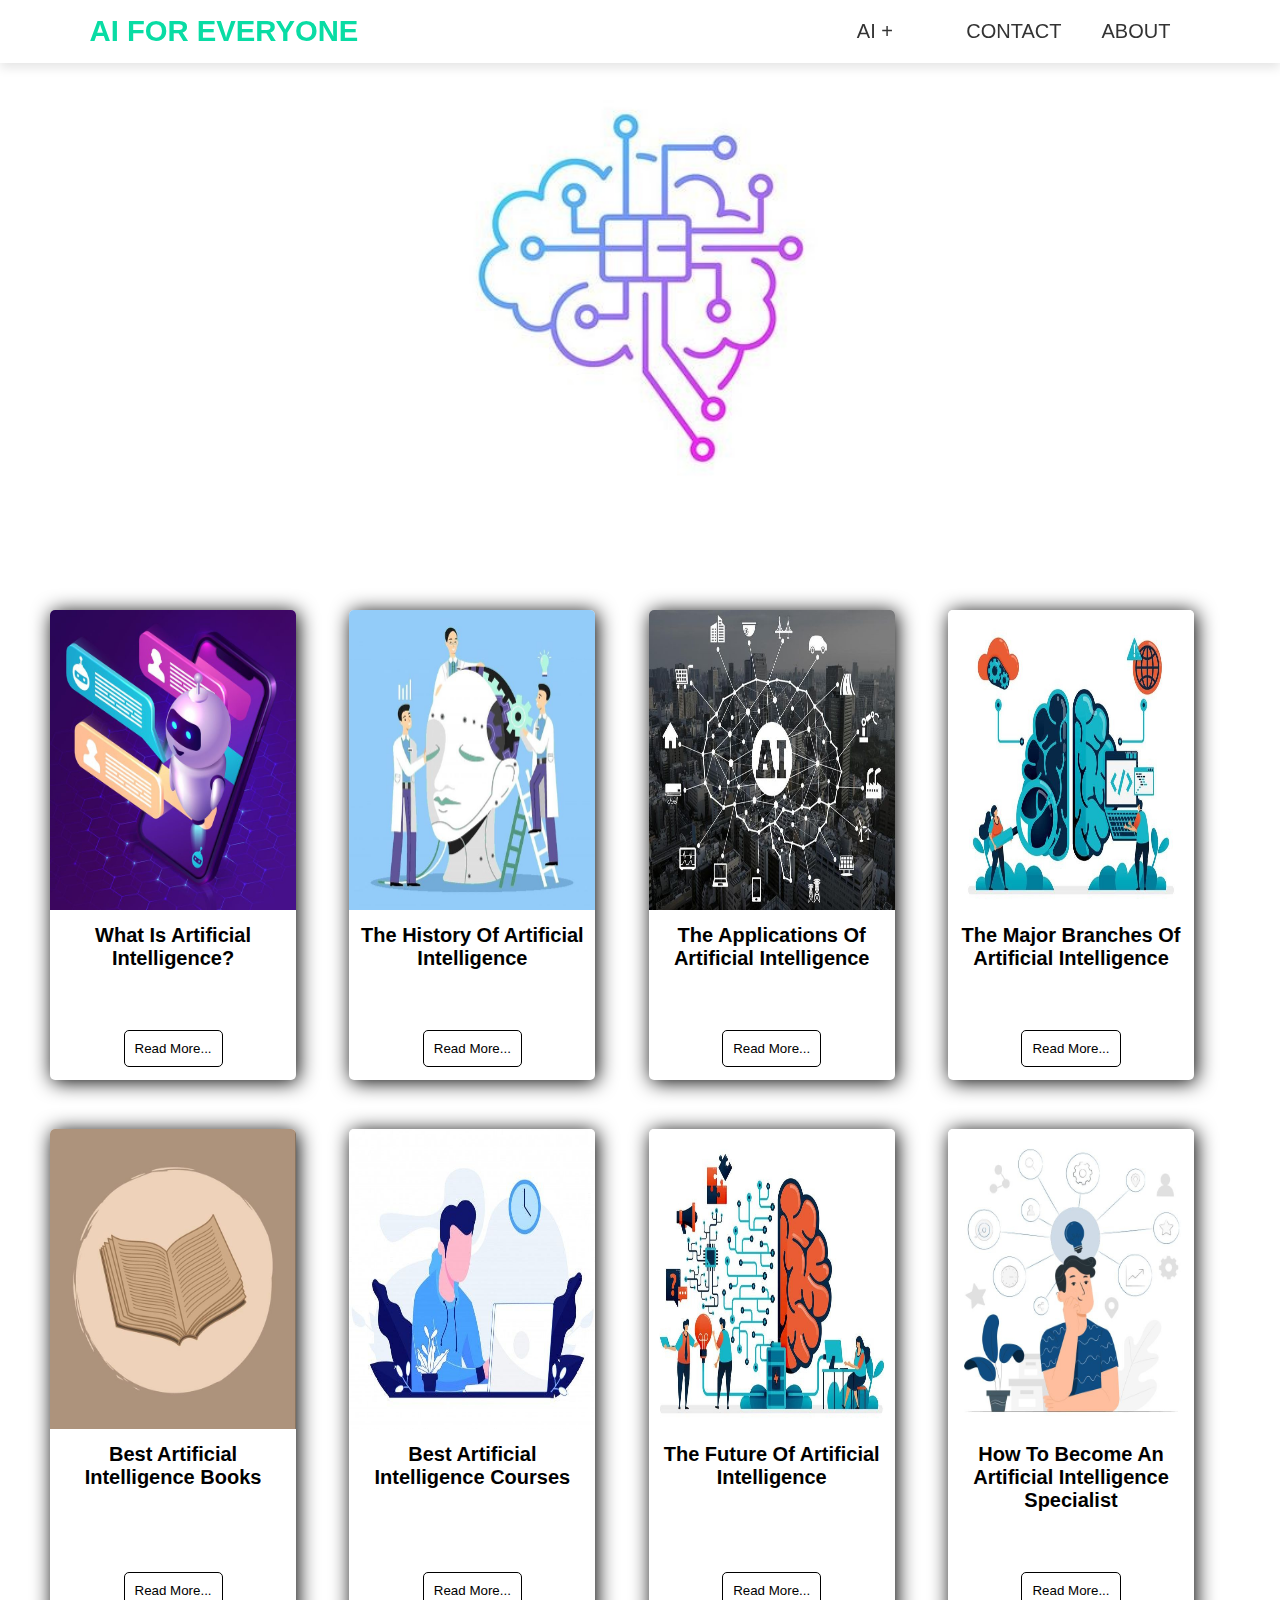
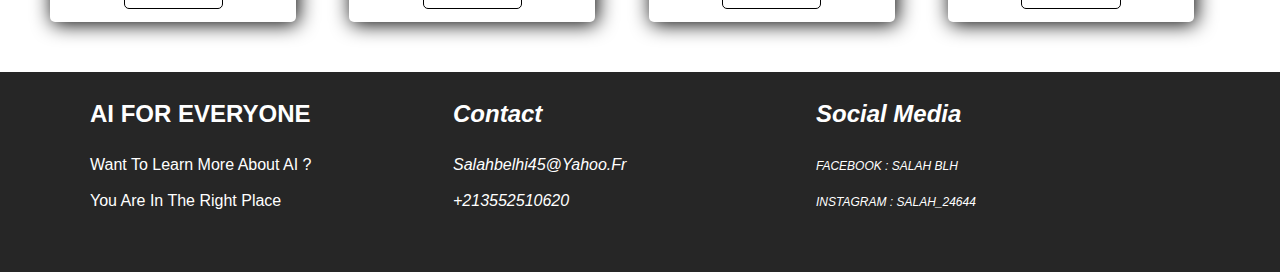
<file: index.html>
<!DOCTYPE html ><!--type de document-->
<html lang="en"><!--la longue du document---->
<!--métadonnées-->
<head>

    <meta charset="UTF-8">
    <title> AI FOR EVERYONE </title>
    <meta name="viewport" content="width=device-width, initial-scale=1.0">
    <link rel="stylesheet" href="css/style .css">

</head>
<!--***********************************************************************-->

<body>
<!--navbar-->
    <header>
        <a href="index.html" class="logo">
            <h3>AI FOR EVERYONE</h3>
        </a>
        <nav class="navbar">
            <ul>
                <li><a href="#">AI + &nbsp; &nbsp; &nbsp;</a>
                    <ul>
                        <li><a href="what_is_ai.html">What is AI? </a></li>
                        <li><a href="ai_history.html">The History of AI</a> </li>
                        <li><a href="ai_applications.html">The Applications of AI </a> </li>
                        <li><a href="ai_branches.html">The Major Branches of AI </a> </li>
                        <li><a href="ai_best_books.html">Best AI Books </a> </li>
                        <li><a href="best_ai_courses.html">Best AI Courses </a> </li>
                        <li><a href="ai_future.html">The Future of AI </a> </li>
                        <li><a href="become_ai_specialist.html">How to Become an AI Specialist</a> </li>
                    </ul>
                </li>
                <li><a href="#ftr">CONTACT </a></li>
                <li><a href="about.html">ABOUT </a></li>
            </ul>
        </nav>
    </header>
<!--*************************************************************************************************-->
    <main>
	<!--l'image dans la page pricipale(index.html) -->

        <section>
            <div class="page_pricipale">
            </div>

        </section>
	<!--*********************************************************************************************-->

        <div class="main">
		<!--les cartes-->
            <!--carte 1-->
            <div class="card">

                <div class="image">
                    <img src="images/4.jpg">
                </div>
                <div class="title">
                    <h1> What is Artificial Intelligence? </h1>
                </div>
                <div class="des">
                    <button onclick="window.location.href='what_is_ai.html';  ">Read More...</button>
                </div>
            </div>
            <!--*********************************************************************** -->

			<!--carte2-->
            <div class="card">

                <div class="image">
                    <img src="images/1.jpg">
                </div>
                <div class="title">
                    <h1>
                        The History of Artificial Intelligence</h1>
                </div>
                <div class="des">
                    <button onclick="window.location.href='ai_history.html';  ">Read More...</button>
                </div>
            </div>
			<!--**************************************************************************************-->
            <!--carte3 -->


            <div class="card">

                <div class="image">
                    <img src="images/20.jpg">
                </div>
                <div class="title">
                    <h1>
                        The Applications of Artificial Intelligence</h1>
                </div>
                <div class="des">
                    <button onclick="window.location.href='ai_applications.html';  ">Read More...</button>
                </div>
            </div>
			<!--**************************************************************************************-->
            <!--carte4 -->

            <div class="card">

                <div class="image">
                    <img src="images/13.jpg">
                </div>
                <div class="title">
                    <h1>
                        The Major Branches of Artificial Intelligence</h1>
                </div>
                <div class="des">
                    <button onclick="window.location.href='ai_branches.html';  ">Read More...</button>
                </div>
            </div>
			<!--**************************************************************************************-->
            <!--carte5 -->


            <div class="card">

                <div class="image">
                    <img src="images/6.jpg">
                </div>
                <div class="title">
                    <h1>
                        Best Artificial Intelligence Books <br><br></h1>
                </div>
                <div class="des">
                    <button onclick="window.location.href='ai_best_books.html';  ">Read More...</button>
                </div>
            </div>
			<!--**************************************************************************************-->
            <!--carte6 -->


            <div class="card">

                <div class="image">
                    <img src="images/9.jpg">
                </div>
                <div class="title">
                    <h1>
                        Best Artificial Intelligence Courses <br><br></h1>
                </div>
                <div class="des">
                    <button onclick="window.location.href='best_ai_courses.html';  ">Read More...</button>
                </div>
            </div>
			<!--**************************************************************************************-->
            <!--carte7 -->

            <div class="card">

                <div class="image">
                    <img src="images/8.jpg">
                </div>
                <div class="title">
                    <h1>
                        The Future of Artificial Intelligence<br><br></h1>
                </div>
                <div class="des">
                    <button onclick="window.location.href='ai_future.html';  ">Read More...</button>
                </div>
            </div>
			<!--**************************************************************************************-->
            <!--carte8 -->

            <div class="card">

                <div class="image">
                    <img src="images/15.jpg">
                </div>
                <div class="title">
                    <h1>
                        How to Become an Artificial Intelligence Specialist</h1>
                </div>
                <div class="des">
                    <button onclick="window.location.href='become_ai_specialist.html';  ">Read More...</button>

                </div>
            </div>
			<!--**************************************************************************************-->
            <!--fin cartes-->
        </div>
    </main>
	
	
	<!--le footer-->
    <footer id="ftr">
        <div class="footer-p">
            <div class="parti-footer">
                <h2><br> AI FOR EVERYONE <br><br></h2>
                <P>
                    Want to learn more about AI ?<br><br> you are in the right place
                </P>
            </div>
			<address>
            <div class="parti-footer">
                <h2><br> Contact <br><br></h2>

                <ul>
                    <li>salahbelhi45@yahoo.fr</li><br>
                    <li>+213552510620</li>
                </ul>

            </div>

            <div class="parti-footer">
                <h2><br> Social media <br><br></h2>

                <ul>
                    <li><a href="https://www.facebook.com/salah.blh.58/">facebook : Salah blh</a></li><br>
                    <li><a href="https://www.instagram.com/salah_24644/">instagram : salah_24644</a></li>
                </ul>

            </div>
            </address>
        </div>


    </footer>
<!--**************************************************************************************************-->
</body>

</html>
</file>
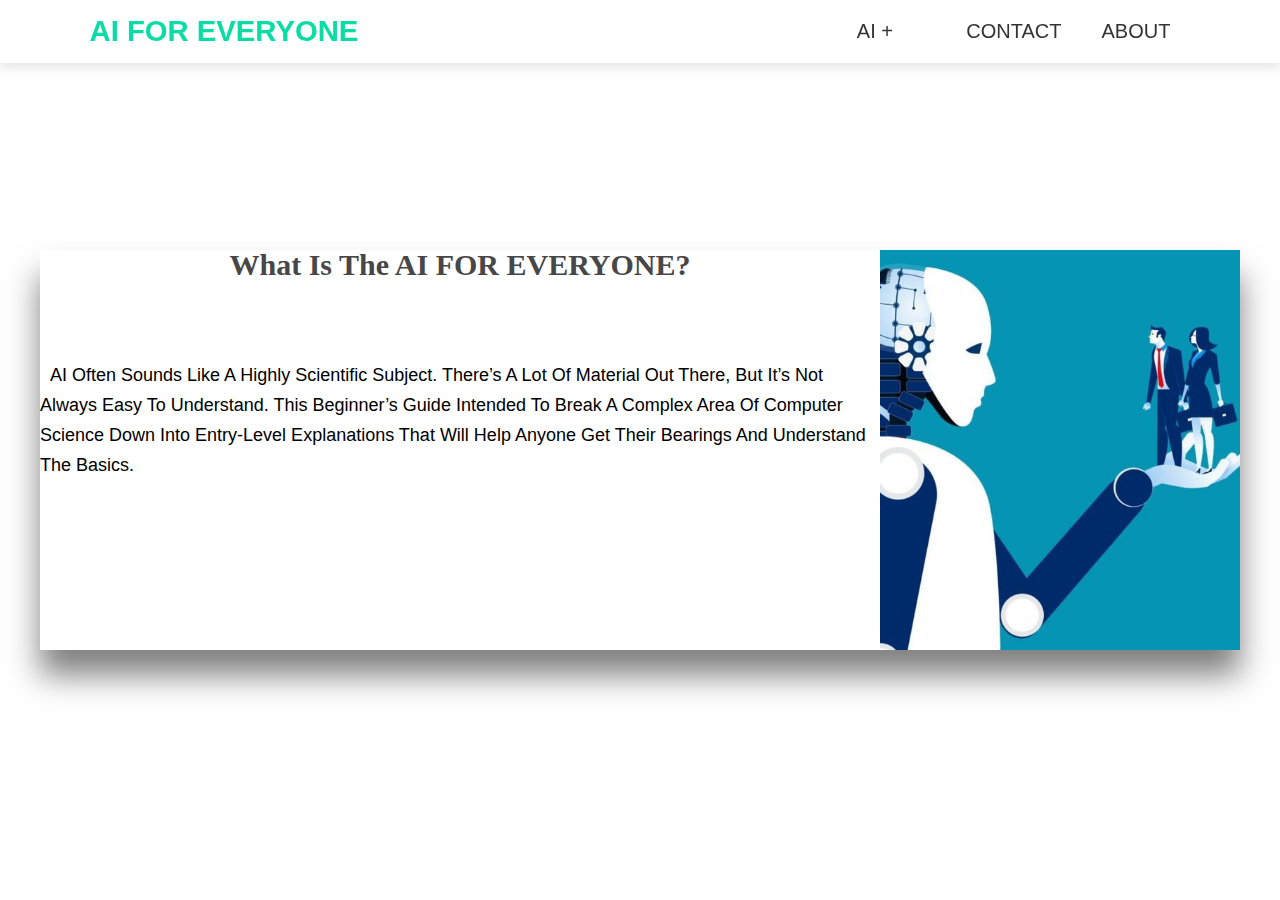
<file: about.html>
<!DOCTYPE html >
<!--type de document-->
<html lang="en">
<!--la langue de document=anglais-->
<!--les metadonnes-->

<head>

    <meta charset="UTF-8">
    <title> AI FOR EVERYONE </title>
    <meta name="viewport" content="width=device-width, initial-scale=1.0">
    <link rel="stylesheet" href="css/about.css">

</head>


<body>
<!--le navbar-->
    <header>
        <a href="index.html" class="logo">
            <h3>AI FOR EVERYONE</h3>
        </a>
        <nav class="navbar">
            <ul>
                <li><a href="#">AI + &nbsp; &nbsp; &nbsp;</a>
                    <ul>
                        <li><a href="what_is_ai.html">What is AI? </a></li>
                        <li><a href="ai_history.html">The History of AI</a> </li>
                        <li><a href="ai_applications.html">The Applications of AI </a> </li>
                        <li><a href="ai_branches.html">The Major Branches of AI </a> </li>
                        <li><a href="ai_best_books.html">Best AI Books </a> </li>
                        <li><a href="best_ai_courses.html">Best AI Courses </a> </li>
                        <li><a href="ai_future.html">The Future of AI </a> </li>
                        <li><a href="become_ai_specialist.html">How to Become an AI Specialist</a> </li>
                    </ul>
                </li>
                <li><a href="index.html#ftr">CONTACT </a></li>
                <li><a href="about.html">ABOUT </a></li>
            </ul>
        </nav>
    </header>
	<!--******************************************************************************-->
    <main>
        <!--le contenu de la page (text + image)-->
        <!--le texte-->
        <div class="content">
            <h1>What is The AI FOR EVERYONE?</h1>
            <br><br>
            <p> &#160;&#160;AI often sounds like a highly scientific subject. There’s a lot of material out there, but it’s not always easy to understand. This beginner’s guide intended to break a complex area of computer science down into entry-level explanations
                that will help anyone get their bearings and understand the basics.
            </p>
        </div>
        <!--l'image-->
        <div class="imagebox"> </div>

    </main>


</body>

</html>
</file>
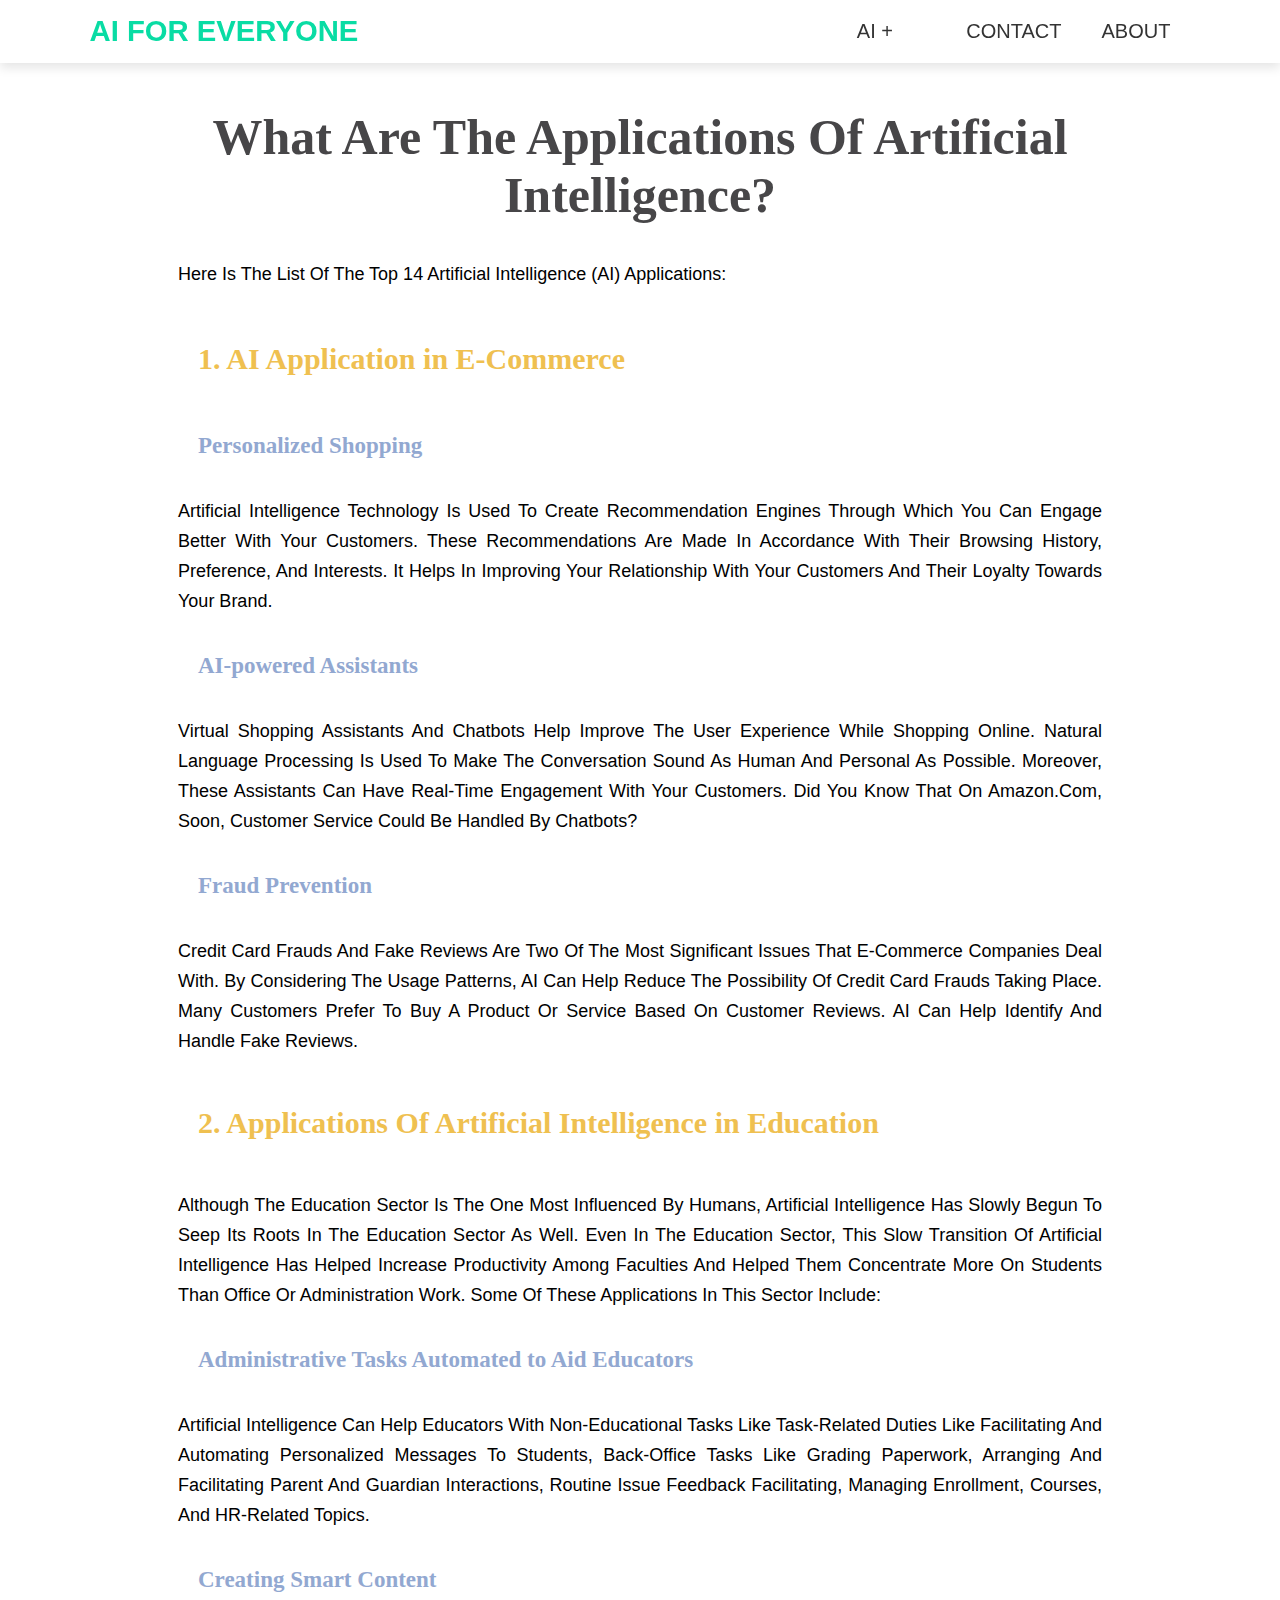
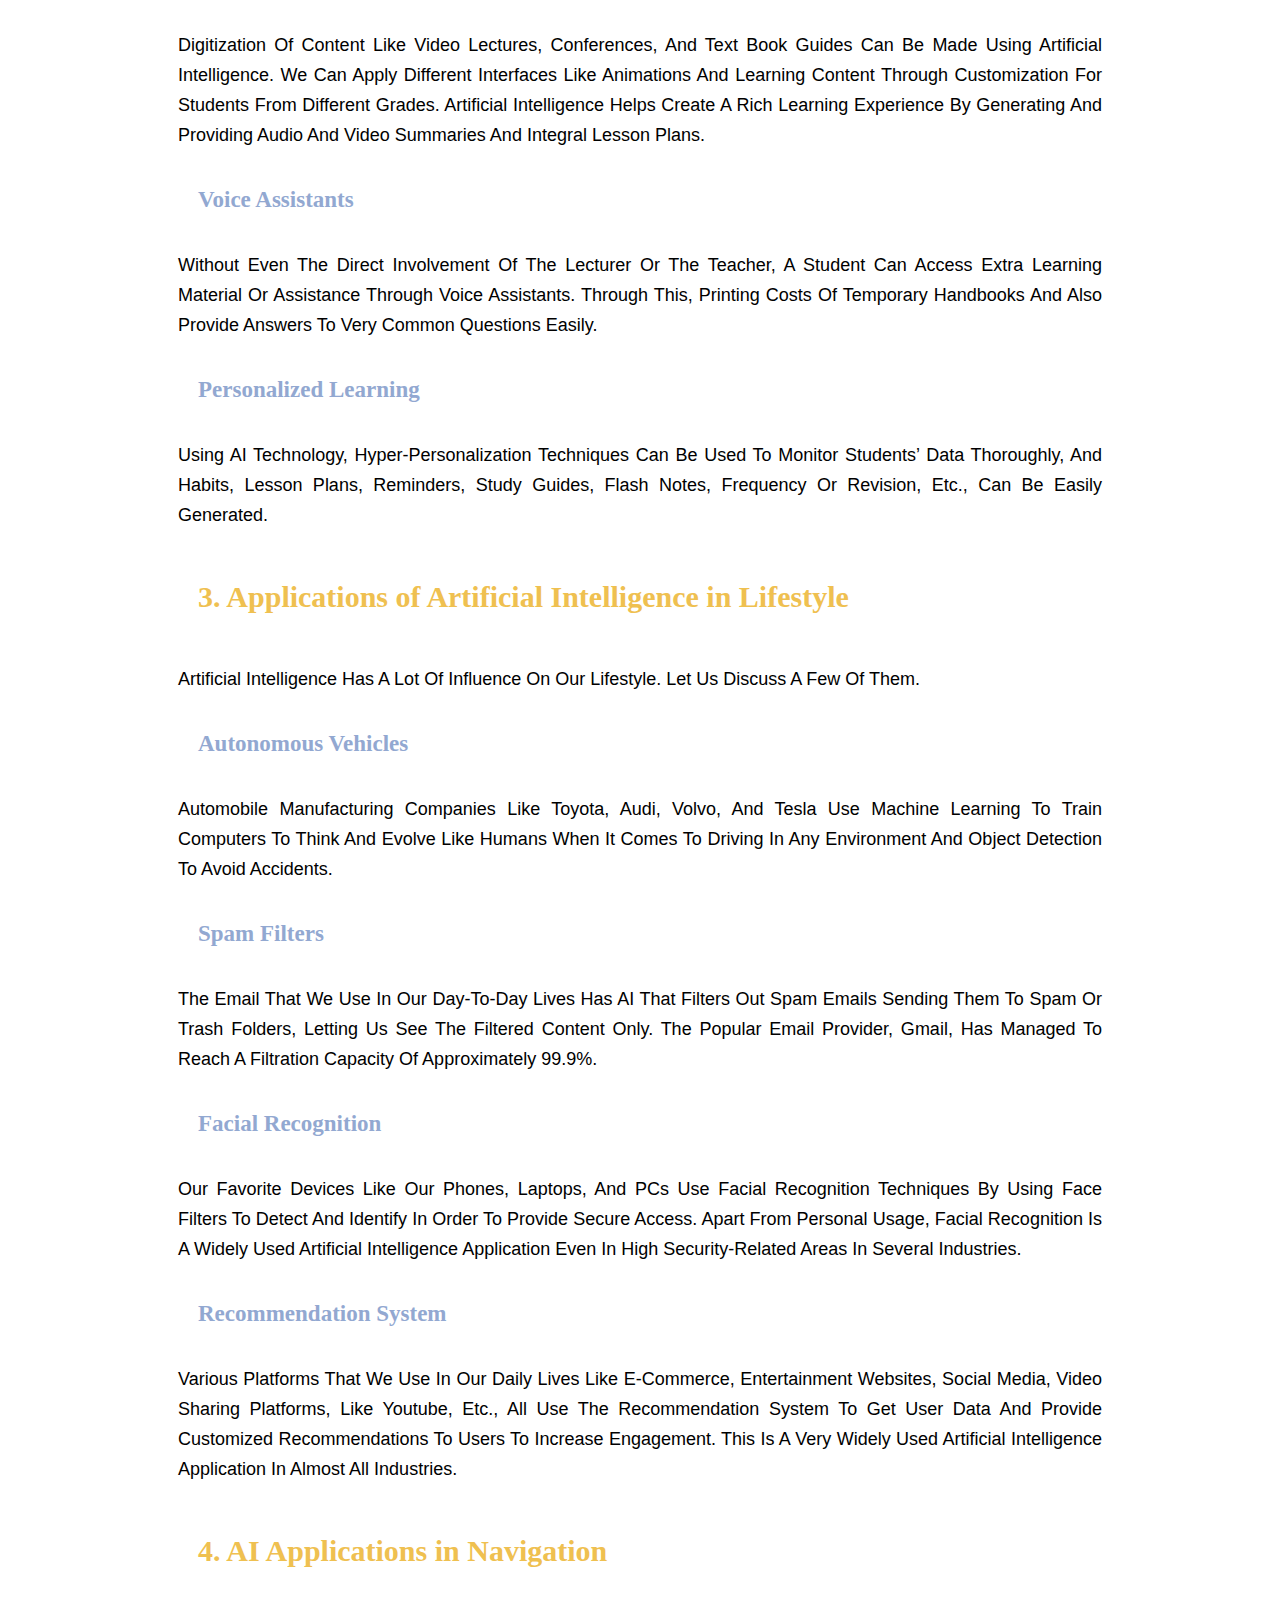
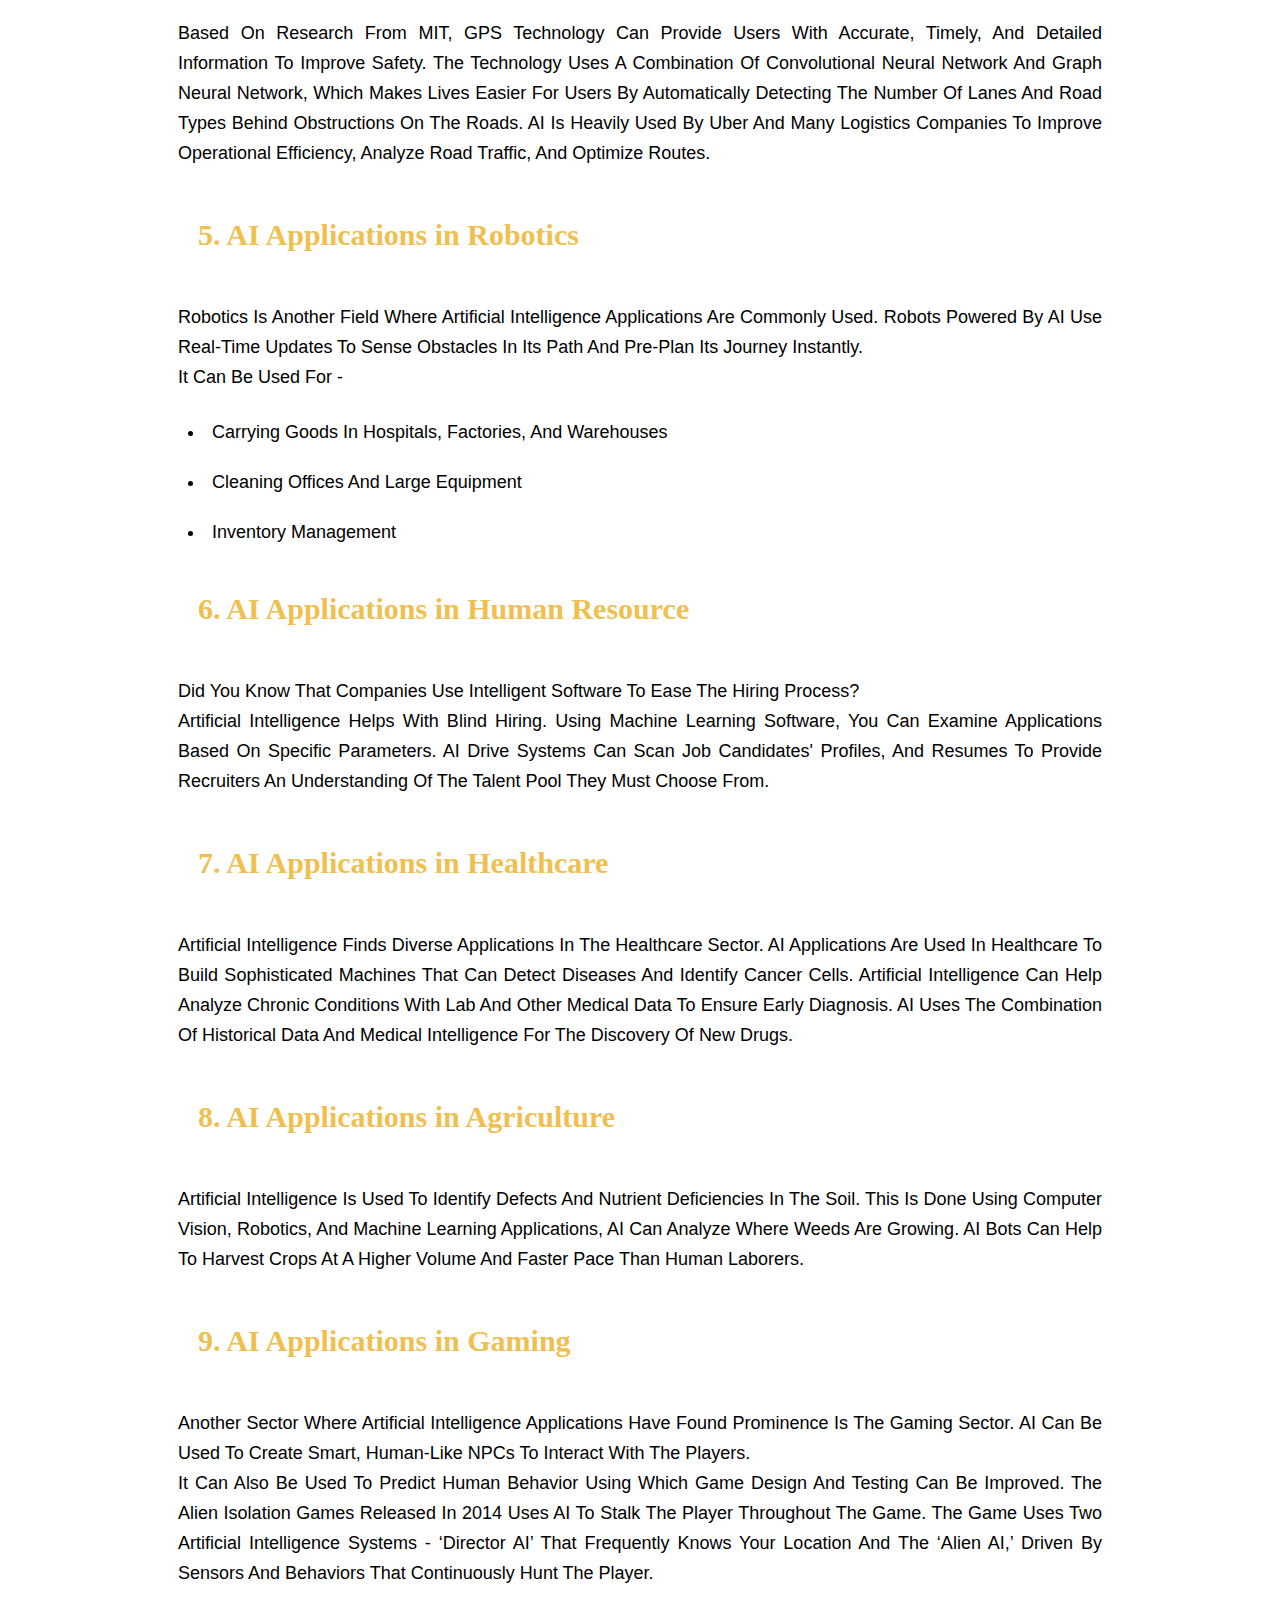
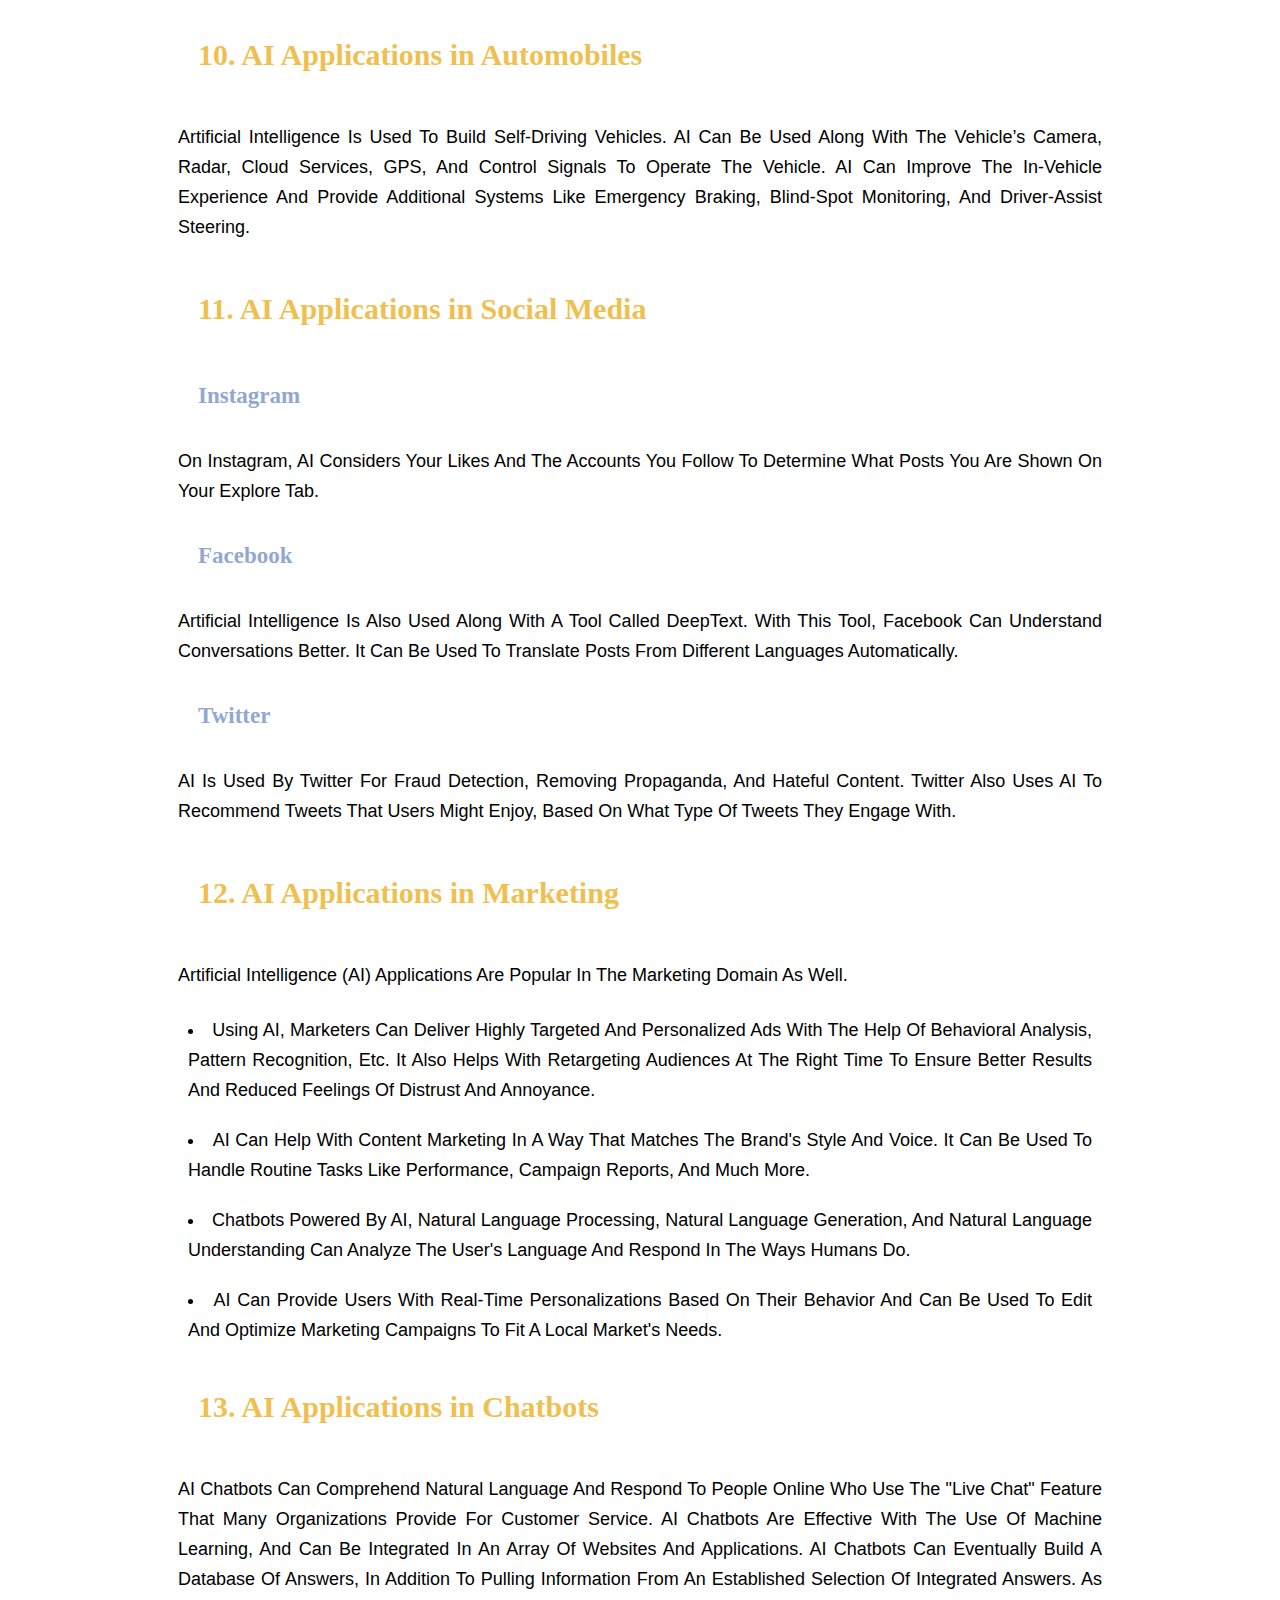
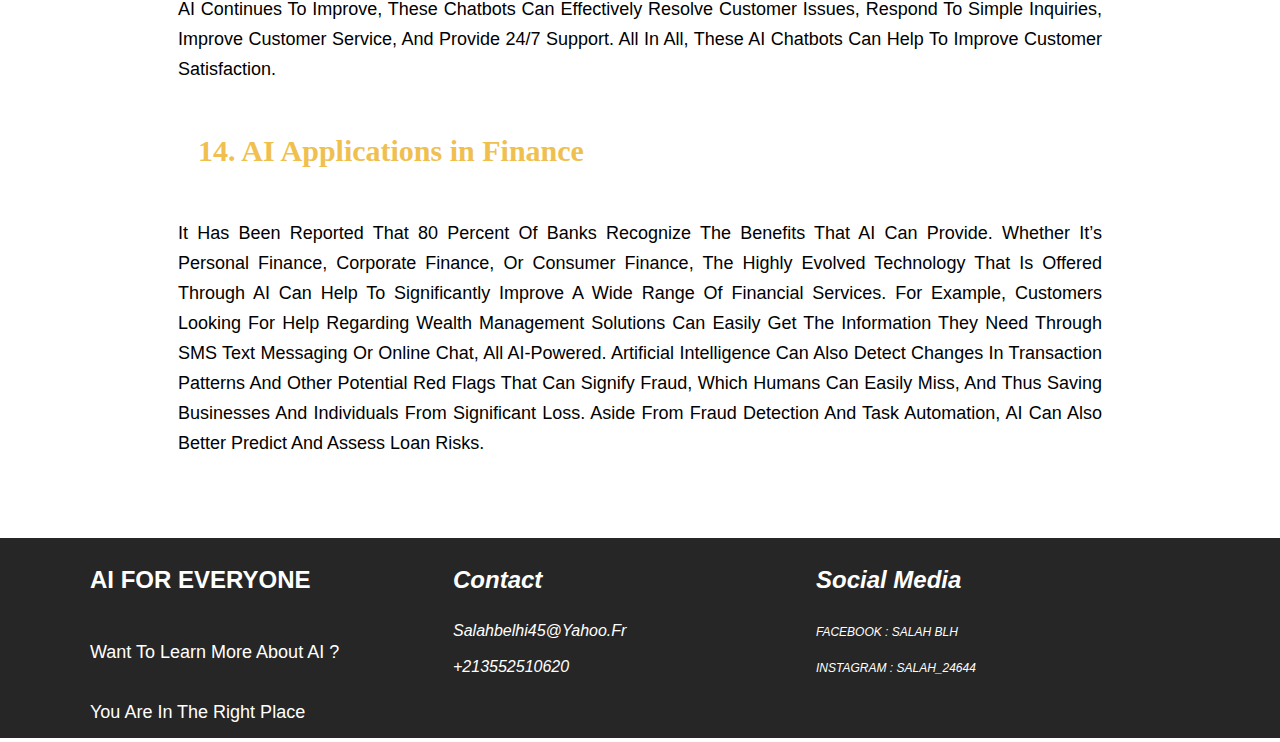
<file: ai_applications.html>
<!DOCTYPE html >
<html lang="en">

<head>

    <meta charset="UTF-8">
    <title> AI FOR EVERYONE </title>
    <meta name="viewport" content="width=device-width, initial-scale=1.0">
    <link rel="stylesheet" href="css/ai_pages.css">

</head>


<body>
    		<!--le navbar-->
    <header>
        <a href="index.html" class="logo">
            <h3>AI FOR EVERYONE</h3>
        </a>
        <nav class="navbar">
            <ul>
                <li><a href="#">AI + &nbsp; &nbsp; &nbsp;</a>
                    <ul>
                        <li><a href="what_is_ai.html">What is AI? </a></li>
                        <li><a href="ai_history.html">The History of AI</a> </li>
                        <li><a href="ai_applications.html">The Applications of AI </a> </li>
                        <li><a href="ai_branches.html">The Major Branches of AI </a> </li>
                        <li><a href="ai_best_books.html">Best AI Books </a> </li>
                        <li><a href="best_ai_courses.html">Best AI Courses </a> </li>
                        <li><a href="ai_future.html">The Future of AI </a> </li>
                        <li><a href="become_ai_specialist.html">How to Become an AI Specialist</a> </li>
                    </ul>
                </li>
                <li><a href="#ftr">CONTACT </a></li>
                <li><a href="about.html">ABOUT </a></li>
            </ul>
        </nav>
    </header>
	<!--******************************************************************************************-->
    <main>
        <h1><br> What Are the Applications of Artificial Intelligence?</h1>

        <p>Here is the list of the top 14 Artificial Intelligence (AI) Applications:
        </p>
        <br>
		<!--le contenue pricipale = un ensemle d'article-->
		<!--chaque article contient un titre + un element-->
		<!--un element contient une ou plusieurs paragraphes et/ou une liste -->
		<!--article1-->
		<article>

        <h4>1. AI Application in E-Commerce </h4>
        <div class="element">
            <h5>Personalized Shopping</h5>
            <p>Artificial Intelligence technology is used to create recommendation engines through which you can engage better with your customers. These recommendations are made in accordance with their browsing history, preference, and interests. It helps
                in improving your relationship with your customers and their loyalty towards your brand.</p>
            <h5>AI-powered Assistants</h5>
            <p>Virtual shopping assistants and chatbots help improve the user experience while shopping online. Natural Language Processing is used to make the conversation sound as human and personal as possible. Moreover, these assistants can have real-time
                engagement with your customers. Did you know that on amazon.com, soon, customer service could be handled by chatbots?</p>
            <h5>Fraud Prevention</h5>
            <p>Credit card frauds and fake reviews are two of the most significant issues that E-Commerce companies deal with. By considering the usage patterns, AI can help reduce the possibility of credit card frauds taking place. Many customers prefer
                to buy a product or service based on customer reviews. AI can help identify and handle fake reviews. </p>
        </div>
		</article>
		<!--article2-->
		<article>

        <h4>2. Applications Of Artificial Intelligence in Education</h4>
        <div class="element">
            <p>Although the education sector is the one most influenced by humans, Artificial Intelligence has slowly begun to seep its roots in the education sector as well. Even in the education sector, this slow transition of Artificial Intelligence has
                helped increase productivity among faculties and helped them concentrate more on students than office or administration work. Some of these applications in this sector include:</p>
            <h5>Administrative Tasks Automated to Aid Educators </h5>
            <p>Artificial Intelligence can help educators with non-educational tasks like task-related duties like facilitating and automating personalized messages to students, back-office tasks like grading paperwork, arranging and facilitating parent
                and guardian interactions, routine issue feedback facilitating, managing enrollment, courses, and HR-related topics. </p>
            <h5>Creating Smart Content</h5>
            <p>Digitization of content like video lectures, conferences, and text book guides can be made using Artificial Intelligence. We can apply different interfaces like animations and learning content through customization for students from different
                grades. Artificial Intelligence helps create a rich learning experience by generating and providing audio and video summaries and integral lesson plans.</p>

            <h5>Voice Assistants</h5>
            <p>Without even the direct involvement of the lecturer or the teacher, a student can access extra learning material or assistance through Voice Assistants. Through this, printing costs of temporary handbooks and also provide answers to very common
                questions easily.</p>

            <h5>Personalized Learning</h5>
            <p>Using AI technology, hyper-personalization techniques can be used to monitor students’ data thoroughly, and habits, lesson plans, reminders, study guides, flash notes, frequency or revision, etc., can be easily generated.</p>
        </div>
		</article>
		<!--article3-->
		<article>
        <h4>3. Applications of Artificial Intelligence in Lifestyle </h4>
        <div class="element">
            <p>Artificial Intelligence has a lot of influence on our lifestyle. Let us discuss a few of them.</p>
            <h5>Autonomous Vehicles</h5>
            <p>Automobile manufacturing companies like Toyota, Audi, Volvo, and Tesla use machine learning to train computers to think and evolve like humans when it comes to driving in any environment and object detection to avoid accidents.</p>

            <h5>Spam Filters</h5>
            <p>The email that we use in our day-to-day lives has AI that filters out spam emails sending them to spam or trash folders, letting us see the filtered content only. The popular email provider, Gmail, has managed to reach a filtration capacity
                of approximately 99.9%.</p>

            <h5>Facial Recognition</h5>
            <p>Our favorite devices like our phones, laptops, and PCs use facial recognition techniques by using face filters to detect and identify in order to provide secure access. Apart from personal usage, facial recognition is a widely used Artificial
                Intelligence application even in high security-related areas in several industries.</p>

            <h5>Recommendation System</h5>
            <p>Various platforms that we use in our daily lives like e-commerce, entertainment websites, social media, video sharing platforms, like youtube, etc., all use the recommendation system to get user data and provide customized recommendations
                to users to increase engagement. This is a very widely used Artificial Intelligence application in almost all industries.</p>
        </div>
		</article>
		<!--article4-->
		<article>
        <h4>4. AI Applications in Navigation</h4>
        <div class="element">
            <p>Based on research from MIT, GPS technology can provide users with accurate, timely, and detailed information to improve safety. The technology uses a combination of Convolutional Neural Network and Graph Neural Network, which makes lives easier
                for users by automatically detecting the number of lanes and road types behind obstructions on the roads. AI is heavily used by Uber and many logistics companies to improve operational efficiency, analyze road traffic, and optimize routes.</p>
        </div>
		</article>
		<!--article5-->
		<article>

        <h4>5. AI Applications in Robotics</h4>
        <div class="element">
            <p>Robotics is another field where artificial intelligence applications are commonly used. Robots powered by AI use real-time updates to sense obstacles in its path and pre-plan its journey instantly.
                <br> It can be used for -</p>
            <ul>
                <li>Carrying goods in hospitals, factories, and warehouses</li>
                <li>Cleaning offices and large equipment</li>
                <li>Inventory management</li>
            </ul>

        </div>
		</article>
		<!--article6-->
		<article>

        <h4>6. AI Applications in Human Resource</h4>
        <div class="element">
            <p>Did you know that companies use intelligent software to ease the hiring process? <br> Artificial Intelligence helps with blind hiring. Using machine learning software, you can examine applications based on specific parameters. AI drive systems
                can scan job candidates' profiles, and resumes to provide recruiters an understanding of the talent pool they must choose from. </p>
        </div>
		</article>
		<!--article7-->
		<article>

        <h4>7. AI Applications in Healthcare</h4>
        <div class="element">
            <p>Artificial Intelligence finds diverse applications in the healthcare sector. AI applications are used in healthcare to build sophisticated machines that can detect diseases and identify cancer cells. Artificial Intelligence can help analyze
                chronic conditions with lab and other medical data to ensure early diagnosis. AI uses the combination of historical data and medical intelligence for the discovery of new drugs.</p>
        </div>
		</article>
		<!--article8-->
		<article>

        <h4>8. AI Applications in Agriculture</h4>
        <div class="element">
            <p>Artificial Intelligence is used to identify defects and nutrient deficiencies in the soil. This is done using computer vision, robotics, and machine learning applications, AI can analyze where weeds are growing. AI bots can help to harvest
                crops at a higher volume and faster pace than human laborers.</p>
        </div>
		</article>
		<!--article9-->
		<article>
        <h4>9. AI Applications in Gaming</h4>
        <div class="element">
            <p>Another sector where Artificial Intelligence applications have found prominence is the gaming sector. AI can be used to create smart, human-like NPCs to interact with the players.
                <br> It can also be used to predict human behavior using which game design and testing can be improved. The Alien Isolation games released in 2014 uses AI to stalk the player throughout the game. The game uses two Artificial Intelligence
                systems - ‘Director AI’ that frequently knows your location and the ‘Alien AI,’ driven by sensors and behaviors that continuously hunt the player.</p>
        </div>
		</article>
		<!--article10-->
		<article>

        <h4>10. AI Applications in Automobiles</h4>
        <div class="element">
            <p>Artificial Intelligence is used to build self-driving vehicles. AI can be used along with the vehicle’s camera, radar, cloud services, GPS, and control signals to operate the vehicle. AI can improve the in-vehicle experience and provide additional
                systems like emergency braking, blind-spot monitoring, and driver-assist steering.</p>
        </div>
		</article>
		<!--article11-->
		<article>

        <h4>11. AI Applications in Social Media</h4>
        <div class="element">
            <h5>Instagram</h5>
            <p>On Instagram, AI considers your likes and the accounts you follow to determine what posts you are shown on your explore tab.</p>

            <h5>Facebook</h5>
            <p>Artificial Intelligence is also used along with a tool called DeepText. With this tool, Facebook can understand conversations better. It can be used to translate posts from different languages automatically.</p>

            <h5>Twitter</h5>
            <p>AI is used by Twitter for fraud detection, removing propaganda, and hateful content. Twitter also uses AI to recommend tweets that users might enjoy, based on what type of tweets they engage with.</p>
        </div>
			</article>
		<!--article12-->
		<article>
        <h4>12. AI Applications in Marketing</h4>
        <div class="element">
            <p>Artificial intelligence (AI) applications are popular in the marketing domain as well.</p>
            <ul>
                <li>Using AI, marketers can deliver highly targeted and personalized ads with the help of behavioral analysis, pattern recognition, etc. It also helps with retargeting audiences at the right time to ensure better results and reduced feelings
                    of distrust and annoyance.
                </li>
                <li>AI can help with content marketing in a way that matches the brand's style and voice. It can be used to handle routine tasks like performance, campaign reports, and much more. </li>
                <li>Chatbots powered by AI, Natural Language Processing, Natural Language Generation, and Natural Language Understanding can analyze the user's language and respond in the ways humans do. </li>
                <li>AI can provide users with real-time personalizations based on their behavior and can be used to edit and optimize marketing campaigns to fit a local market's needs. </li>
            </ul>

        </div>
		</article>
		<!--article13-->
		<article>

        <h4>13. AI Applications in Chatbots</h4>
        <div class="element">
            <p>AI chatbots can comprehend natural language and respond to people online who use the "live chat" feature that many organizations provide for customer service. AI chatbots are effective with the use of machine learning, and can be integrated
                in an array of websites and applications. AI chatbots can eventually build a database of answers, in addition to pulling information from an established selection of integrated answers. As AI continues to improve, these chatbots can effectively
                resolve customer issues, respond to simple inquiries, improve customer service, and provide 24/7 support. All in all, these AI chatbots can help to improve customer satisfaction.

            </p>
        </div>
		</article>
		<!--article14-->
		<article>

        <h4>14. AI Applications in Finance </h4>
        <div class="element">
            <p>It has been reported that 80 percent of banks recognize the benefits that AI can provide. Whether it’s personal finance, corporate finance, or consumer finance, the highly evolved technology that is offered through AI can help to significantly
                improve a wide range of financial services. For example, customers looking for help regarding wealth management solutions can easily get the information they need through SMS text messaging or online chat, all AI-powered. Artificial intelligence
                can also detect changes in transaction patterns and other potential red flags that can signify fraud, which humans can easily miss, and thus saving businesses and individuals from significant loss. Aside from fraud detection and task automation,
                AI can also better predict and assess loan risks.</p>
        </div>
		</article>


    </main>
	<!--le  footer-->
    <footer id="ftr">
        <div class="footer-p">
            <div class="parti-footer">
                <h2><br> AI FOR EVERYONE <br><br></h2>
                <P>
                    Want to learn more about AI ?<br><br> you are in the right place
                </P>
            </div>
			<address>
            <div class="parti-footer">
                <h2><br> Contact <br><br></h2>

                <ul>
                    <li>salahbelhi45@yahoo.fr</li><br>
                    <li>+213552510620</li>
                </ul>

            </div>

            <div class="parti-footer">
                <h2><br> Social media <br><br></h2>

                <ul>
                    <li><a href="https://www.facebook.com/salah.blh.58/">facebook : Salah blh</a></li><br>
                    <li><a href="https://www.instagram.com/salah_24644/">instagram : salah_24644</a></li>
                </ul>

            </div>
			</address>
        </div>


    </footer>
</body>

</html>
</file>
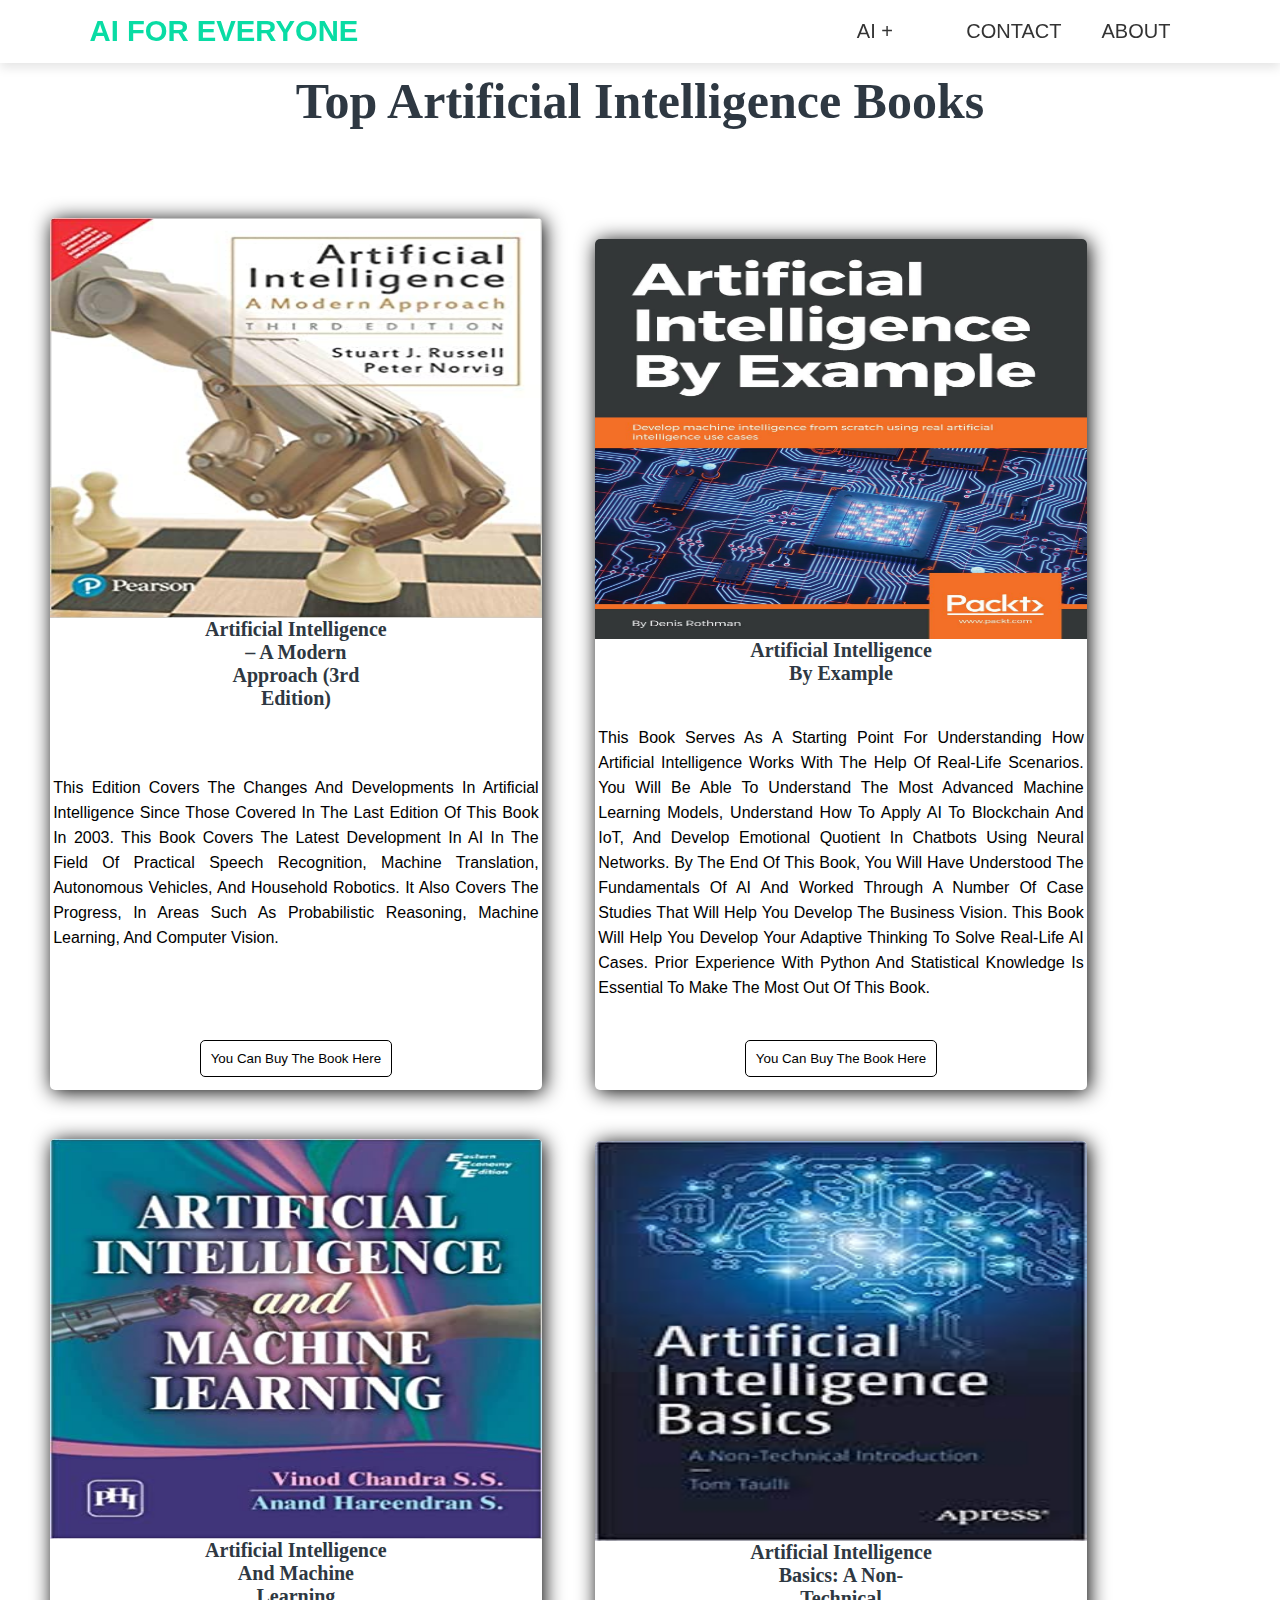
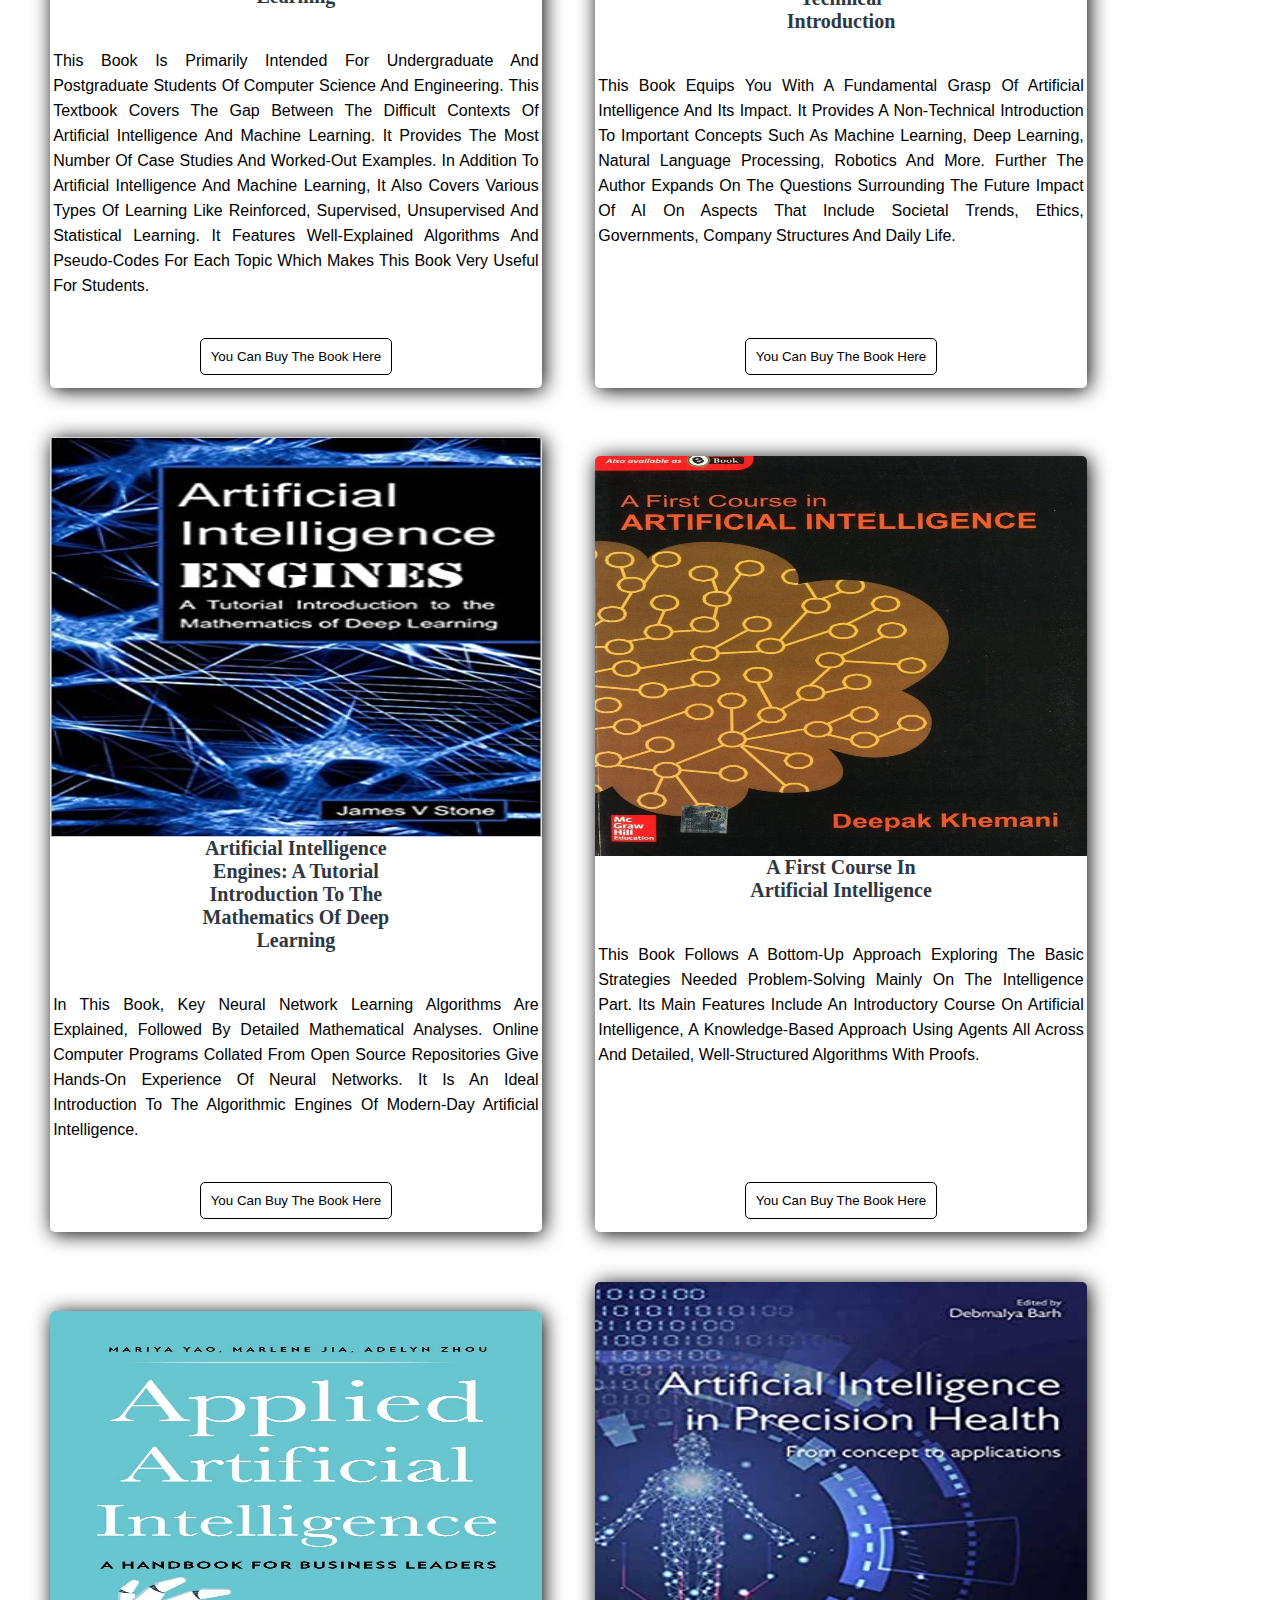
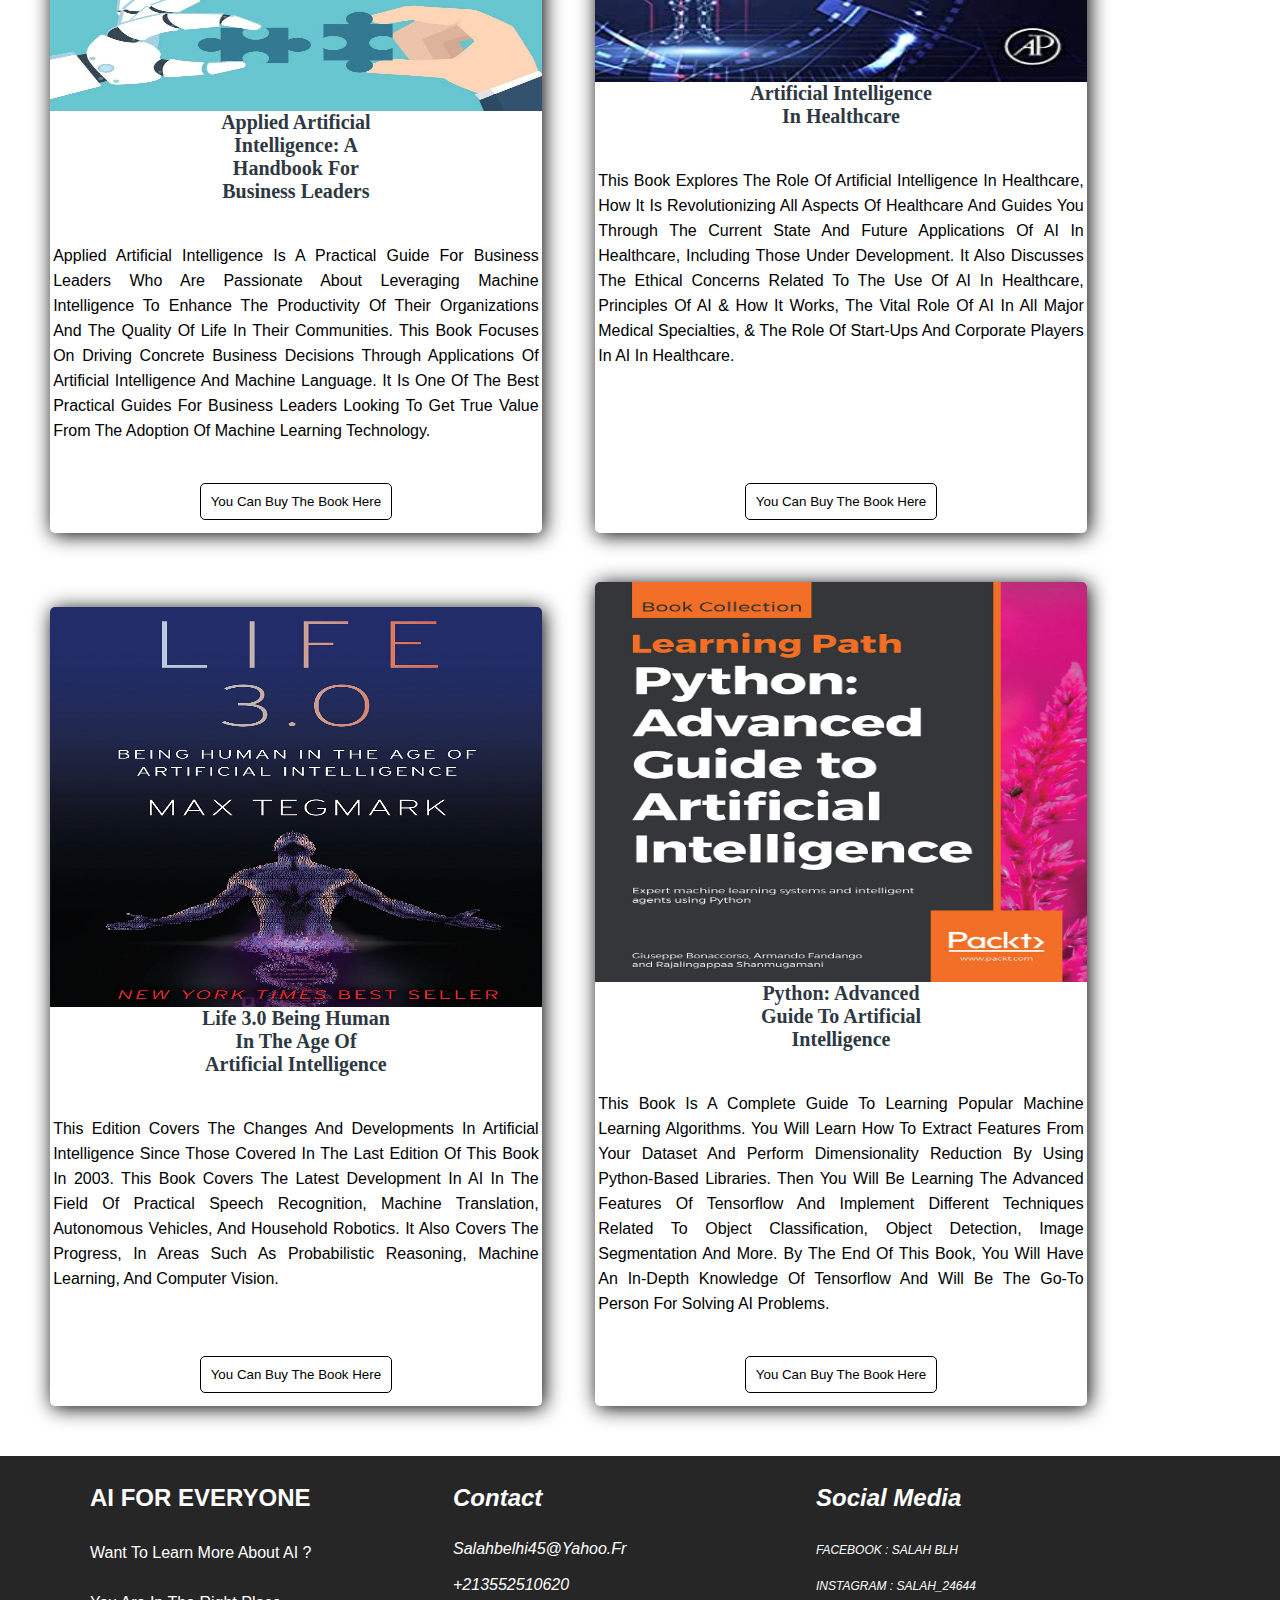
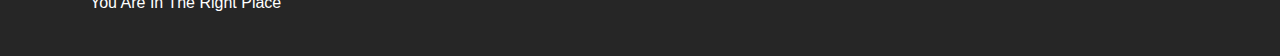
<file: ai_best_books.html>
<!DOCTYPE html >
<html lang="en">

<head>

    <meta charset="UTF-8">
    <title> AI FOR EVERYONE </title>
    <meta name="viewport" content="width=device-width, initial-scale=1.0">
    <link rel="stylesheet" href="css/ai_best_books.css">

</head>


<body>
<!--le navbar-->
    <header>
        <a href="index.html" class="logo">
            <h3>AI FOR EVERYONE</h3>
        </a>
        <nav class="navbar">
            <ul>
                <li><a href="#">AI + &nbsp; &nbsp; &nbsp;</a>
                    <ul>
                        <li><a href="what_is_ai.html">What is AI? </a></li>
                        <li><a href="ai_history.html">The History of AI</a> </li>
                        <li><a href="ai_applications.html">The Applications of AI </a> </li>
                        <li><a href="ai_branches.html">The Major Branches of AI </a> </li>
                        <li><a href="ai_best_books.html">Best AI Books </a> </li>
                        <li><a href="best_ai_courses.html">Best AI Courses </a> </li>
                        <li><a href="ai_future.html">The Future of AI </a> </li>
                        <li><a href="become_ai_specialist.html">How to Become an AI Specialist</a> </li>
                    </ul>
                </li>
                <li><a href="#ftr">CONTACT </a></li>
                <li><a href="about.html">ABOUT </a></li>
            </ul>
        </nav>
    </header>
    <main>
        <div>
            <br><br><br><br>
            <h1>Top Artificial Intelligence Books</h1>
            <br>
        </div>


        <div class="main">
		<!--les cartes-->
		<!--chaque carte contient le liens de livre sur amazon>
		<!--carte1-->
            <div class="card">
                <div class="image">
                    <img src="images/book1.jpg">
                </div>
                <div class="content">
                    <div class="title">
                        <h1> Artificial Intelligence – A Modern Approach (3rd Edition) </h1>
                    </div>
                    <div class="des">
                        <p><br> This edition covers the changes and developments in Artificial Intelligence since those covered in the last edition of this book in 2003. This book covers the latest development in AI in the field of practical speech recognition,
                            machine translation, autonomous vehicles, and household robotics. It also covers the progress, in areas such as probabilistic reasoning, machine learning, and computer vision.
                            <br><br><br>
                        </p>
                        <button onclick="window.location.href='https://www.amazon.com/dp/9332543518?tag=hackr-20&geniuslink=true';  ">You can buy the book here</button>
                    </div>

                </div>
            </div>
			<!--***********************************************************************-->
            <!--carte2 -->

            <div class="card">
                <div class="image">
                    <img src="images/book2.jpg">
                </div>
                <div class="title">
                    <h1> Artificial Intelligence By Example </h1>
                </div>
                <div class="des">
                    <p>This book serves as a starting point for understanding how Artificial Intelligence works with the help of real-life scenarios. You will be able to understand the most advanced machine learning models, understand how to apply AI to
                        blockchain and IoT, and develop emotional quotient in chatbots using neural networks. By the end of this book, you will have understood the fundamentals of AI and worked through a number of case studies that will help you develop
                        the business vision. This book will help you develop your adaptive thinking to solve real-life AI cases. Prior experience with Python and statistical knowledge is essential to make the most out of this book.
                    </p>
                    <button onclick="window.location.href='https://www.amazon.com/dp/1788990544?tag=hackr-20&geniuslink=true';  ">You can buy the book here</button>

                </div>
            </div>
			<!--***********************************************************************-->
            <!--carte3 -->

            <div class="card">
                <div class="image">
                    <img src="images/book3.jpg">
                </div>
                <div class="title">
                    <h1> Artificial Intelligence and Machine Learning </h1>
                </div>
                <div class="des">
                    <p>This book is primarily intended for undergraduate and postgraduate students of computer science and engineering. This textbook covers the gap between the difficult contexts of Artificial Intelligence and Machine Learning. It provides
                        the most number of case studies and worked-out examples. In addition to Artificial Intelligence and Machine Learning, it also covers various types of learning like reinforced, supervised, unsupervised and statistical learning.
                        It features well-explained algorithms and pseudo-codes for each topic which makes this book very useful for students.
                    </p>
                    <button onclick="window.location.href='https://www.amazon.com/Artifical-Intelligence-Machine-Learning-Chandra-dp-8120349342/dp/8120349342?tag=hackr-20&geniuslink=true';  ">You can buy the book here</button>

                </div>
            </div>
			<!--***********************************************************************-->
            <!--carte4 -->

            <div class="card">
                <div class="image">
                    <img src="images/book4.jpg">
                </div>
                <div class="title">
                    <h1> Artificial Intelligence Basics: A Non-Technical Introduction </h1>
                </div>
                <div class="des">
                    <p>This book equips you with a fundamental grasp of Artificial Intelligence and its impact. It provides a non-technical introduction to important concepts such as Machine Learning, Deep Learning, Natural Language Processing, Robotics
                        and more. Further the author expands on the questions surrounding the future impact of AI on aspects that include societal trends, ethics, governments, company structures and daily life.
                        <br><br><br>
                    </p>
                    <button onclick="window.location.href='https://www.amazon.com/dp/1484250273?tag=hackr-20&geniuslink=true';  ">You can buy the book here</button>

                </div>
            </div>
			<!--***********************************************************************-->
            <!--carte5 -->

            <div class="card">
                <div class="image">
                    <img src="images/book5.jpg">
                </div>
                <div class="title">
                    <h1> Artificial Intelligence Engines: A Tutorial Introduction to the Mathematics of Deep Learning </h1>
                </div>
                <div class="des">
                    <p>In this book, key neural network learning algorithms are explained, followed by detailed mathematical analyses. Online computer programs collated from open source repositories give hands-on experience of neural networks. It is an ideal
                        introduction to the algorithmic engines of modern-day artificial intelligence.
                    </p>
                    <button onclick="window.location.href='https://www.amazon.com/dp/0956372813?tag=hackr-20&geniuslink=true';  ">You can buy the book here</button>

                </div>
            </div>
			<!--***********************************************************************-->
            <!--carte6 -->

            <div class="card">
                <div class="image">
                    <img src="images/book6.jpg">
                </div>
                <div class="title">
                    <h1> A First Course in Artificial Intelligence </h1>
                </div>
                <div class="des">
                    <p>This book follows a bottom-up approach exploring the basic strategies needed problem-solving mainly on the intelligence part. Its main features include an introductory course on Artificial Intelligence, a knowledge-based approach using
                        agents all across and detailed, well-structured algorithms with proofs.
                        <br><br><br><br>
                    </p>
                    <button onclick="window.location.href='https://www.amazon.com/First-Course-Artificial-Intelligence/dp/1259029980?tag=hackr-20&geniuslink=true';  ">You can buy the book here</button>

                </div>
            </div>
			<!--***********************************************************************-->
            <!--carte7 -->

            <div class="card">
                <div class="image">
                    <img src="images/book7.jpg">
                </div>
                <div class="title">
                    <h1> Applied Artificial Intelligence: A Handbook for Business Leaders</h1>
                </div>
                <div class="des">
                    <p>Applied Artificial Intelligence is a practical guide for business leaders who are passionate about leveraging machine intelligence to enhance the productivity of their organizations and the quality of life in their communities. This
                        book focuses on driving concrete business decisions through applications of artificial intelligence and machine language. It is one of the best practical guides for business leaders looking to get true value from the adoption of
                        Machine Learning Technology.
                    </p>
                    <button onclick="window.location.href='https://www.amazon.com/Applied-Artificial-Intelligence-Handbook-Business/dp/0998289027/ref=sr_1_1?geniuslink=true&keywords=Adelyn+Zhou+applied+artificial+intelligence+a+handbook+for+business+leaders&qid=1649263596&sr=8-1';  ">You can buy the book here</button>

                </div>
            </div>
			<!--***********************************************************************-->
            <!--carte8-->
            <div class="card">
                <div class="image">
                    <img src="images/book8.jpg">
                </div>
                <div class="title">
                    <h1> Artificial Intelligence in Healthcare </h1>
                </div>
                <div class="des">
                    <p>This book explores the role of Artificial Intelligence in Healthcare, how it is revolutionizing all aspects of healthcare and guides you through the current state and future applications of AI in healthcare, including those under development.
                        It also discusses the ethical concerns related to the use of AI in healthcare, principles of AI & how it works, the vital role of AI in all major medical specialties, & the role of start-ups and corporate players in AI in healthcare.
                        <br><br><br><br>
                    </p>
                    <button onclick="window.location.href='https://www.amazon.com/dp/9353115574?tag=hackr-20&geniuslink=true';  ">You can buy the book here</button>

                </div>
            </div>
				<!--***********************************************************************-->
			<!--carte9-->
		   <div class="card">
                <div class="image">
                    <img src="images/book9.jpg">
                </div>
                <div class="title">
                    <h1> Life 3.0 Being Human in the Age of Artificial Intelligence </h1>
                </div>
                <div class="des">
                    <p>This edition covers the changes and developments in Artificial Intelligence since those covered in the last edition of this book in 2003. This book covers the latest development in AI in the field of practical speech recognition, machine
                        translation, autonomous vehicles, and household robotics. It also covers the progress, in areas such as probabilistic reasoning, machine learning, and computer vision.
                        <br><br>
                    </p>
                    <button onclick="window.location.href='https://www.amazon.com/Life-3-0-Being-Artificial-Intelligence/dp/1101946598';  ">You can buy the book here</button>

                </div>
            </div>
				<!--***********************************************************************-->
			<!--carte10-->
		   <div class="card">
                <div class="image">
                    <img src="images/book10.jpg">
                </div>
                <div class="title">
                    <h1> Python: Advanced Guide to Artificial Intelligence
                    </h1>
                </div>
                <div class="des">
                    <p>This book is a complete guide to learning popular machine learning algorithms. You will learn how to extract features from your dataset and perform dimensionality reduction by using Python-based libraries. Then you will be learning
                        the advanced features of Tensorflow and implement different techniques related to object classification, object detection, image segmentation and more. By the end of this book, you will have an in-depth knowledge of Tensorflow
                        and will be the go-to person for solving AI problems.
                    </p>
                    <button onclick="window.location.href='https://www.amazon.com/dp/1789957214?tag=hackr-20&geniuslink=true';  ">You can buy the book here</button>

                </div>
            </div>

        </div>
			<!--***********************************************************************-->
    </main>
	<!--le footer-->
    <footer id="ftr">
        <div class="footer-p">
            <div class="parti-footer">
                <h2><br> AI FOR EVERYONE <br><br></h2>
                <P>
                    Want to learn more about AI ?<br><br> you are in the right place
                </P>
            </div>
			<address>
            <div class="parti-footer">
                <h2><br> Contact <br><br></h2>

                <ul>
                    <li>salahbelhi45@yahoo.fr</li><br>
                    <li>+213552510620</li>
                </ul>

            </div>

            <div class="parti-footer">
                <h2><br> Social media <br><br></h2>

                <ul>
                    <li><a href="https://www.facebook.com/salah.blh.58/">facebook : Salah blh</a></li><br>
                    <li><a href="https://www.instagram.com/salah_24644/">instagram : salah_24644</a></li>
                </ul>

            </div>
			</address>
        </div>


    </footer>



</body>

</html>
</file>
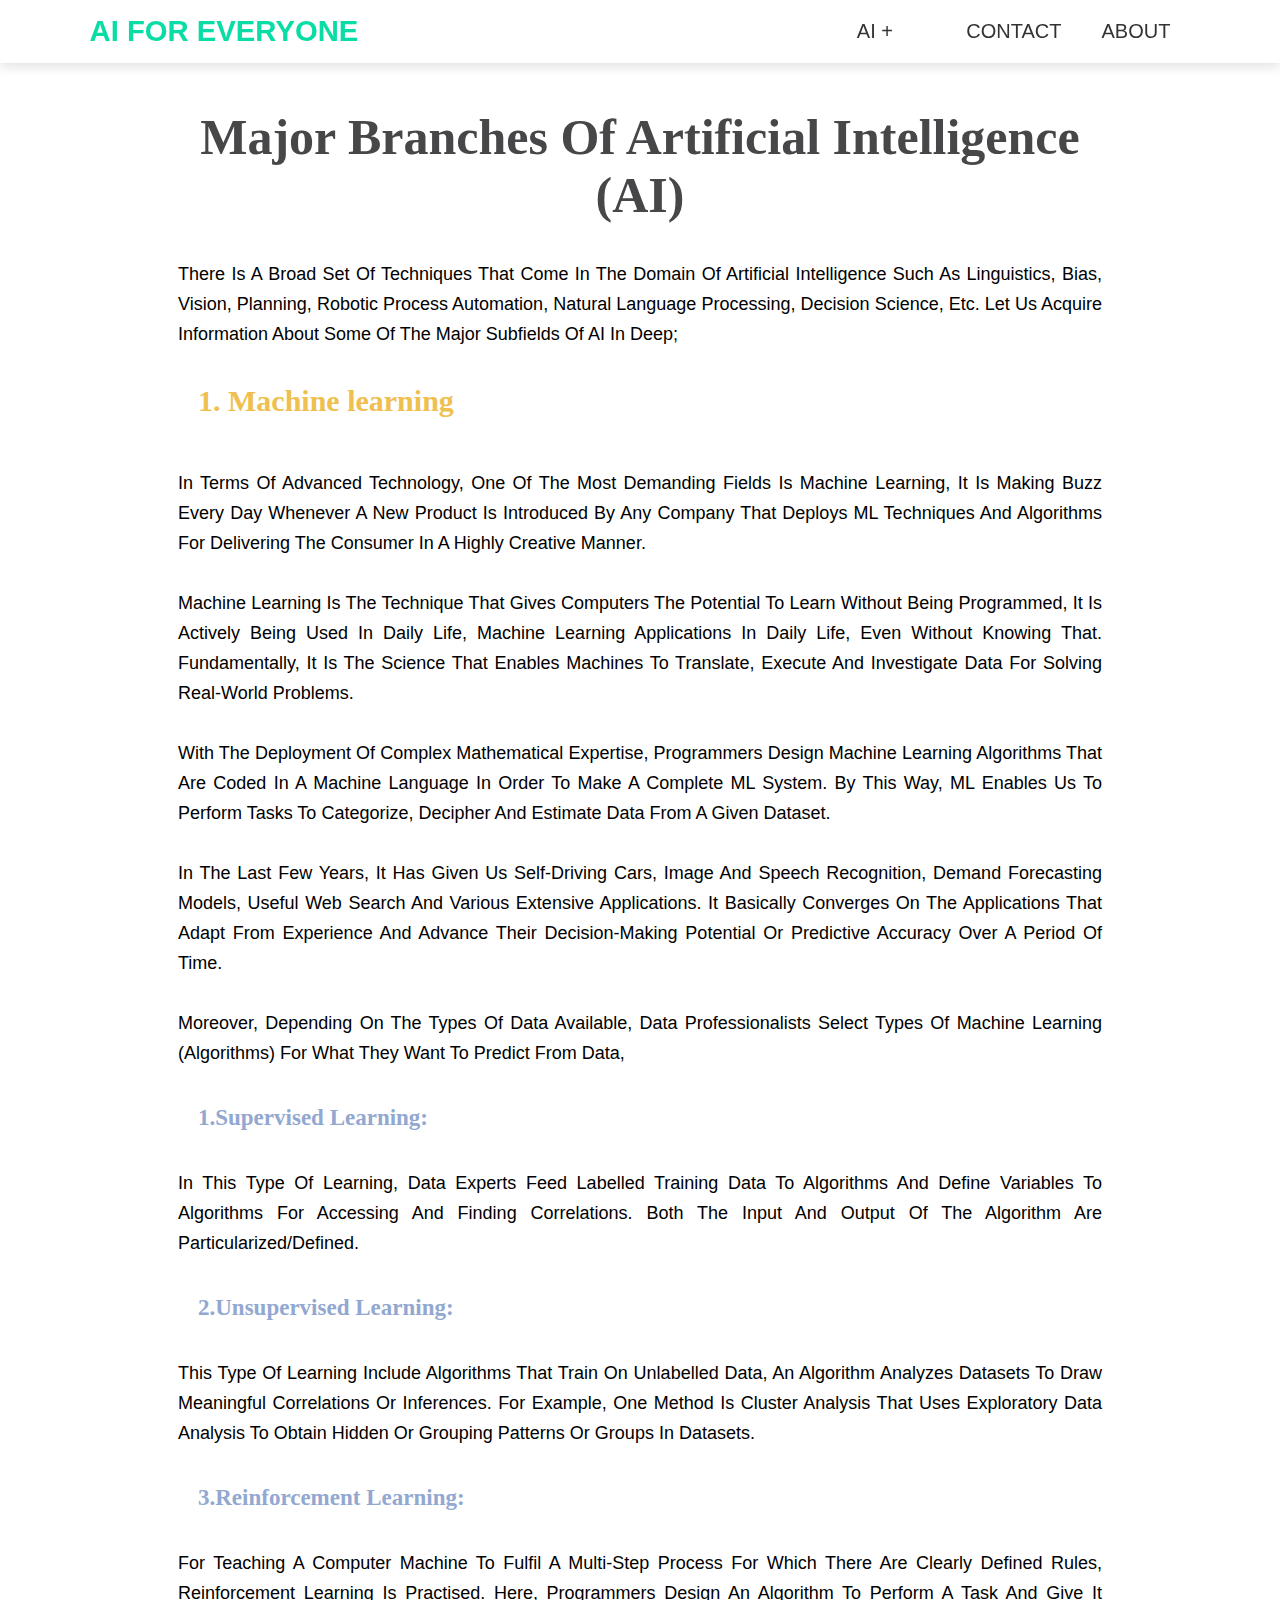
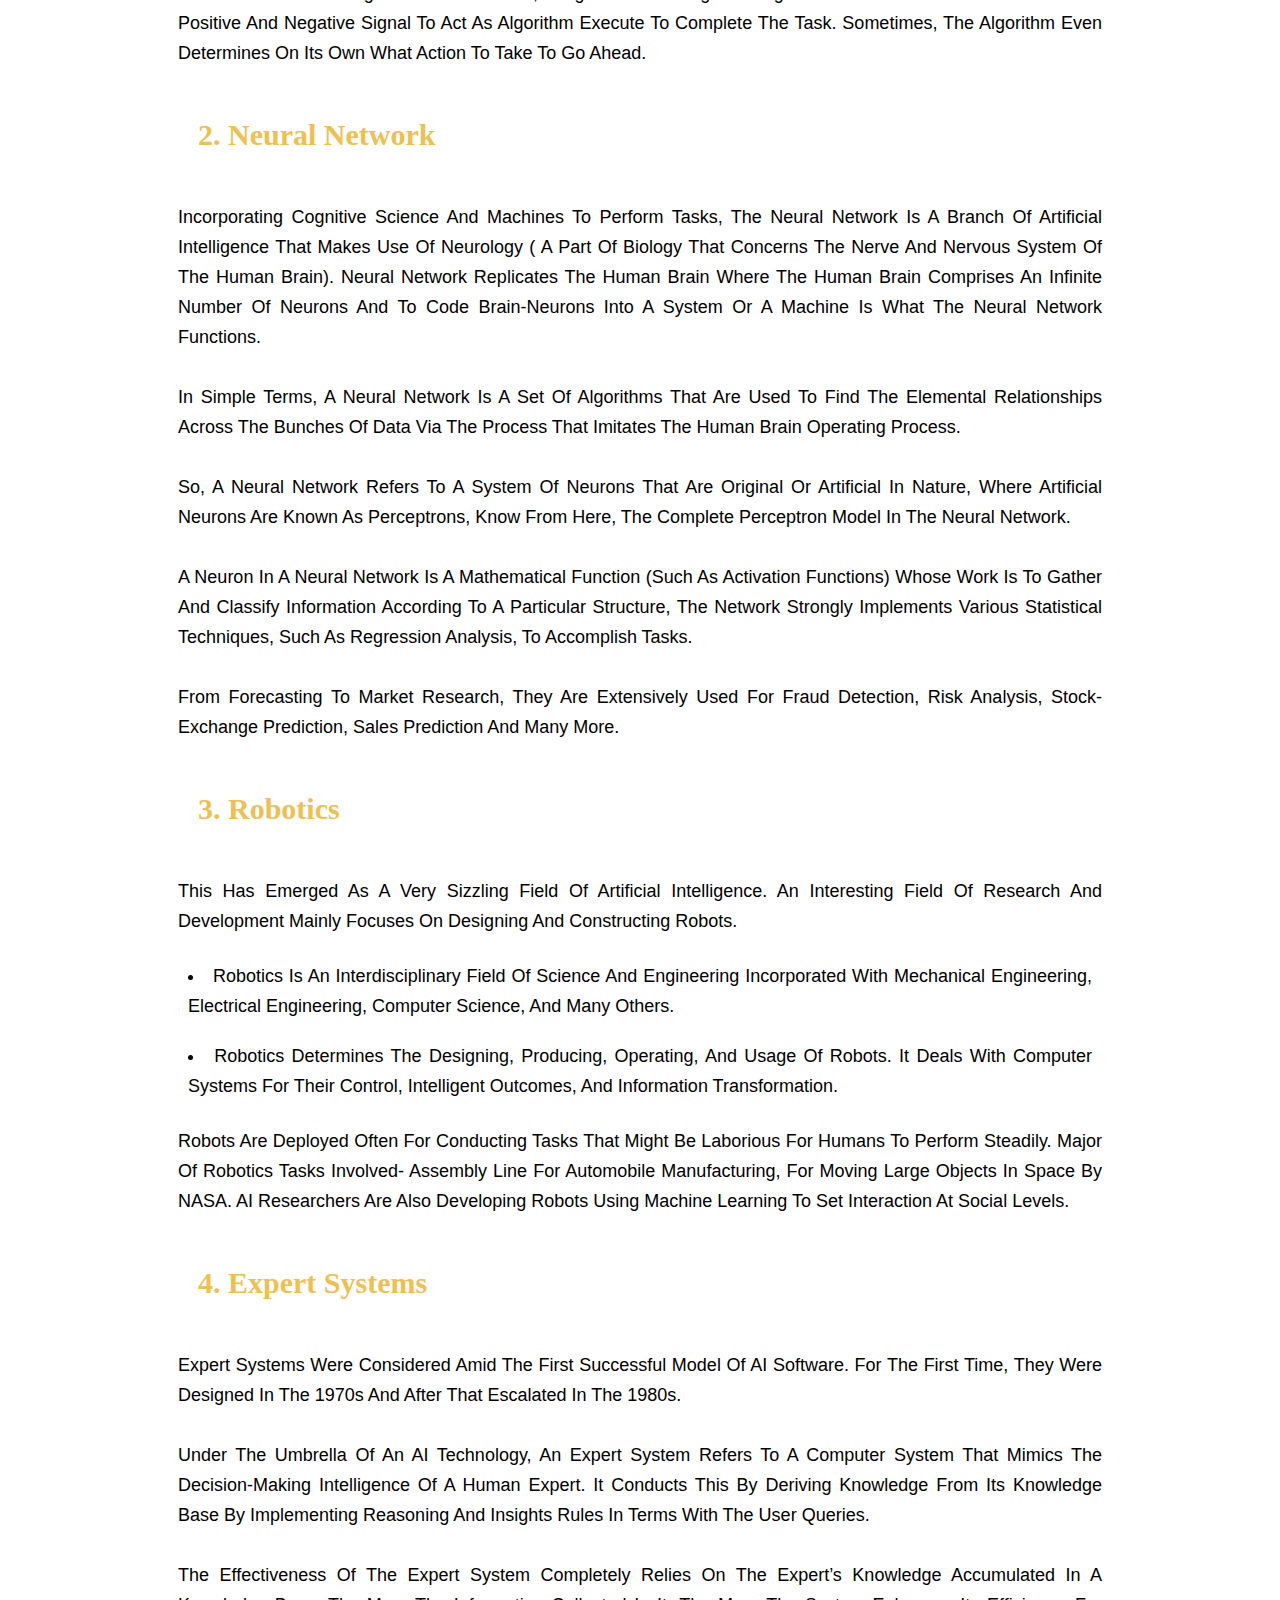
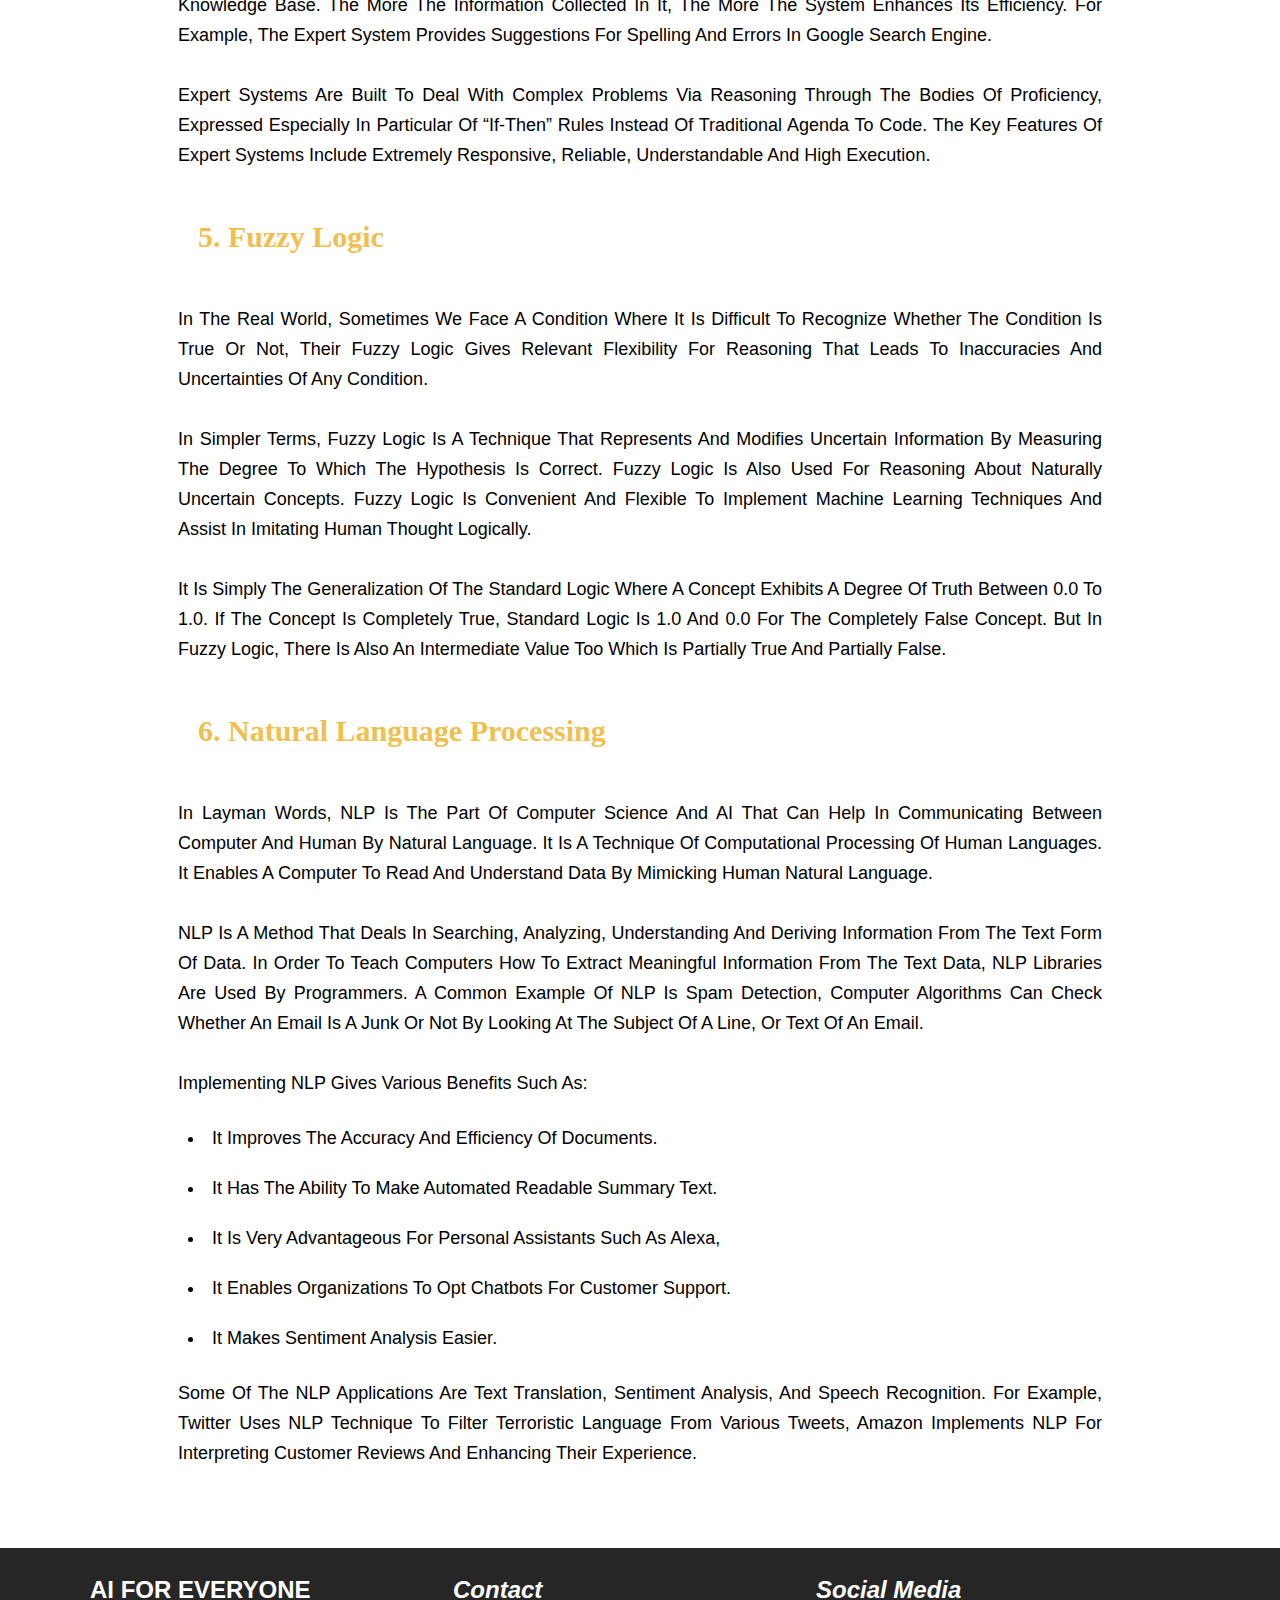
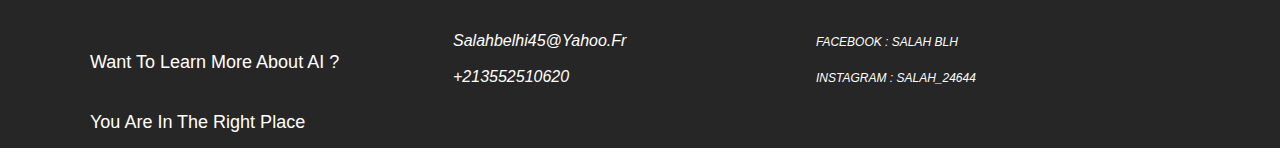
<file: ai_branches.html>
<!DOCTYPE html >
<html lang="en">

<head>

    <meta charset="UTF-8">
    <title> AI FOR EVERYONE </title>
    <meta name="viewport" content="width=device-width, initial-scale=1.0">
    <link rel="stylesheet" href="css/ai_pages.css">

</head>


<body>
			<!--le navbar-->
    <header>
        <a href="index.html" class="logo">
            <h3>AI FOR EVERYONE</h3>
        </a>
        <nav class="navbar">
            <ul>
                <li><a href="#">AI + &nbsp; &nbsp; &nbsp;</a>
                    <ul>
                        <li><a href="what_is_ai.html">What is AI? </a></li>
                        <li><a href="ai_history.html">The History of AI</a> </li>
                        <li><a href="ai_applications.html">The Applications of AI </a> </li>
                        <li><a href="ai_branches.html">The Major Branches of AI </a> </li>
                        <li><a href="ai_best_books.html">Best AI Books </a> </li>
                        <li><a href="best_ai_courses.html">Best AI Courses </a> </li>
                        <li><a href="ai_future.html">The Future of AI </a> </li>
                        <li><a href="become_ai_specialist.html">How to Become an AI Specialist</a> </li>
                    </ul>
                </li>
                <li><a href="#ftr">CONTACT </a></li>
                <li><a href="about.html">ABOUT </a></li>
            </ul>
        </nav>
    </header>
	<!--******************************************************************************************-->
    <main>

        <h1><br> Major Branches of Artificial Intelligence (AI) </h1>
        <p>There is a broad set of techniques that come in the domain of artificial intelligence such as linguistics, bias, vision, planning, robotic process automation, natural language processing, decision science, etc. Let us acquire information about
            some of the major subfields of AI in deep;</p>
			
		<!--le contenue pricipale = un ensemle d'article-->
		<!--chaque article contient un titre + un element-->
		<!--un element contient des sous tirtes une ou plusieurs paragraphes et/ou une liste -->
		<!--article1-->
		<article>
        <h4> 1. Machine learning</h4>
        <div class="element">
            <p>In terms of advanced technology, one of the most demanding fields is Machine Learning, it is making buzz every day whenever a new product is introduced by any company that deploys ML techniques and algorithms for delivering the consumer in
                a highly creative manner. </p>
            <p>Machine Learning is the technique that gives computers the potential to learn without being programmed, it is actively being used in daily life, machine learning applications in daily life, even without knowing that. Fundamentally, it is the
                science that enables machines to translate, execute and investigate data for solving real-world problems.</p>
            <p>With the deployment of complex mathematical expertise, programmers design machine learning algorithms that are coded in a machine language in order to make a complete ML system. By this way, ML enables us to perform tasks to categorize, decipher
                and estimate data from a given dataset.</p>
            <p>In the last few years, it has given us self-driving cars, image and speech recognition, demand forecasting models, useful web search and various extensive applications. It basically converges on the applications that adapt from experience
                and advance their decision-making potential or predictive accuracy over a period of time.</p>
            <p>Moreover, depending on the types of data available, data professionalists select types of machine learning (algorithms) for what they want to predict from data, </p>

            <h5>1.Supervised Learning:</h5>
            <p>In this type of learning, data experts feed labelled training data to algorithms and define variables to algorithms for accessing and finding correlations. Both the input and output of the algorithm are particularized/defined.</p>

            <h5>2.Unsupervised Learning: </h5>
            <p>This type of learning include algorithms that train on unlabelled data, an algorithm analyzes datasets to draw meaningful correlations or inferences. For example, one method is cluster analysis that uses exploratory data analysis to obtain
                hidden or grouping patterns or groups in datasets.</p>

            <h5>3.Reinforcement Learning:</h5>
            <p> For teaching a computer machine to fulfil a multi-step process for which there are clearly defined rules, reinforcement learning is practised. Here, programmers design an algorithm to perform a task and give it positive and negative signal
                to act as algorithm execute to complete the task. Sometimes, the algorithm even determines on its own what action to take to go ahead. </p>
        </div>
		</article>
		<!--article2-->
		<article>
        <h4>2. Neural Network</h4>
        <div class="element">
            <p>Incorporating cognitive science and machines to perform tasks, the neural network is a branch of artificial intelligence that makes use of neurology ( a part of biology that concerns the nerve and nervous system of the human brain). Neural
                network replicates the human brain where the human brain comprises an infinite number of neurons and to code brain-neurons into a system or a machine is what the neural network functions.
            </p>
            <p>In simple terms, a neural network is a set of algorithms that are used to find the elemental relationships across the bunches of data via the process that imitates the human brain operating process. </p>
            <p>So, a neural network refers to a system of neurons that are original or artificial in nature, where artificial neurons are known as perceptrons, know from here, the complete perceptron model in the neural network.</p>
            <p>A neuron in a neural network is a mathematical function (such as activation functions) whose work is to gather and classify information according to a particular structure, the network strongly implements various statistical techniques, such
                as regression analysis, to accomplish tasks.</p>
            <p>From forecasting to market research, they are extensively used for fraud detection, risk analysis, stock-exchange prediction, sales prediction and many more.

            </p>

        </div>
		</article>
		<!--article3-->
		<article>
        <h4> 3. Robotics
        </h4>
        <div class="element">
            <p>This has emerged as a very sizzling field of artificial intelligence. An interesting field of research and development mainly focuses on designing and constructing robots. </p>
            <ul>
                <li>Robotics is an interdisciplinary field of science and engineering incorporated with mechanical engineering, electrical engineering, computer science, and many others.
                </li>
                <li>Robotics determines the designing, producing, operating, and usage of robots. It deals with computer systems for their control, intelligent outcomes, and information transformation.
                </li>
            </ul>
            <p>Robots are deployed often for conducting tasks that might be laborious for humans to perform steadily. Major of robotics tasks involved- assembly line for automobile manufacturing, for moving large objects in space by NASA. AI researchers
                are also developing robots using machine learning to set interaction at social levels.</p>
        </div>
		</article>
		<!--article4-->
		<article>
        <h4>4. Expert Systems
        </h4>
        <div class="element">
            <p>Expert systems were considered amid the first successful model of AI software. For the first time, they were designed in the 1970s and after that escalated in the 1980s.</p>
            <p>Under the umbrella of an AI technology, an expert system refers to a computer system that mimics the decision-making intelligence of a human expert. It conducts this by deriving knowledge from its knowledge base by implementing reasoning and
                insights rules in terms with the user queries.
            </p>
            <p>The effectiveness of the expert system completely relies on the expert’s knowledge accumulated in a knowledge base. The more the information collected in it, the more the system enhances its efficiency. For example, the expert system provides
                suggestions for spelling and errors in Google Search Engine. </p>
            <p>
                Expert systems are built to deal with complex problems via reasoning through the bodies of proficiency, expressed especially in particular of “if-then” rules instead of traditional agenda to code. The key features of expert systems include extremely responsive,
                reliable, understandable and high execution. </p>
        </div>
		</article>
		<!--article5-->
		<article>
        <h4>5. Fuzzy Logic</h4>
        <div class="element">
            <p>In the real world, sometimes we face a condition where it is difficult to recognize whether the condition is true or not, their fuzzy logic gives relevant flexibility for reasoning that leads to inaccuracies and uncertainties of any condition.
            </p>
            <p>In simpler terms, Fuzzy logic is a technique that represents and modifies uncertain information by measuring the degree to which the hypothesis is correct. Fuzzy logic is also used for reasoning about naturally uncertain concepts. Fuzzy logic
                is convenient and flexible to implement machine learning techniques and assist in imitating human thought logically.</p>
            <p>It is simply the generalization of the standard logic where a concept exhibits a degree of truth between 0.0 to 1.0. If the concept is completely true, standard logic is 1.0 and 0.0 for the completely false concept. But in fuzzy logic, there
                is also an intermediate value too which is partially true and partially false.

            </p>
        </div>
		</article>
		<!--article6-->
		<article>

        <h4>6. Natural Language Processing </h4>
        <div class="element">
            <p>In layman words, NLP is the part of computer science and AI that can help in communicating between computer and human by natural language. It is a technique of computational processing of human languages. It enables a computer to read and
                understand data by mimicking human natural language.</p>
            <p>NLP is a method that deals in searching, analyzing, understanding and deriving information from the text form of data. In order to teach computers how to extract meaningful information from the text data, NLP libraries are used by programmers.
                A common example of NLP is spam detection, computer algorithms can check whether an email is a junk or not by looking at the subject of a line, or text of an email.</p>
            <p>Implementing NLP gives various benefits such as:</p>
            <ul>
                <li>It improves the accuracy and efficiency of documents.</li>
                <li>It has the ability to make automated readable summary text.</li>
                <li>It is very advantageous for personal assistants such as Alexa,</li>
                <li>It enables organizations to opt chatbots for customer support.
                </li>
                <li>It makes sentiment analysis easier.</li>
            </ul>
            <p>Some of the NLP applications are text translation, sentiment analysis, and speech recognition. For example, Twitter uses NLP technique to filter terroristic language from various tweets, Amazon implements NLP for interpreting customer reviews
                and enhancing their experience.</p>
        </div>
		</article>
		
    </main>
	<!--le footer-->
    <footer id="ftr">
        <div class="footer-p">
            <div class="parti-footer">
                <h2><br> AI FOR EVERYONE <br><br></h2>
                <P>
                    Want to learn more about AI ?<br><br> you are in the right place
                </P>
            </div>
			<address>
            <div class="parti-footer">
                <h2><br> Contact <br><br></h2>

                <ul>
                    <li>salahbelhi45@yahoo.fr</li><br>
                    <li>+213552510620</li>
                </ul>

            </div>

            <div class="parti-footer">
                <h2><br> Social media <br><br></h2>

                <ul>
                    <li><a href="https://www.facebook.com/salah.blh.58/">facebook : Salah blh</a></li><br>
                    <li><a href="https://www.instagram.com/salah_24644/">instagram : salah_24644</a></li>
                </ul>

            </div>
			</address>
        </div>


    </footer>
</body>

</html>
</file>
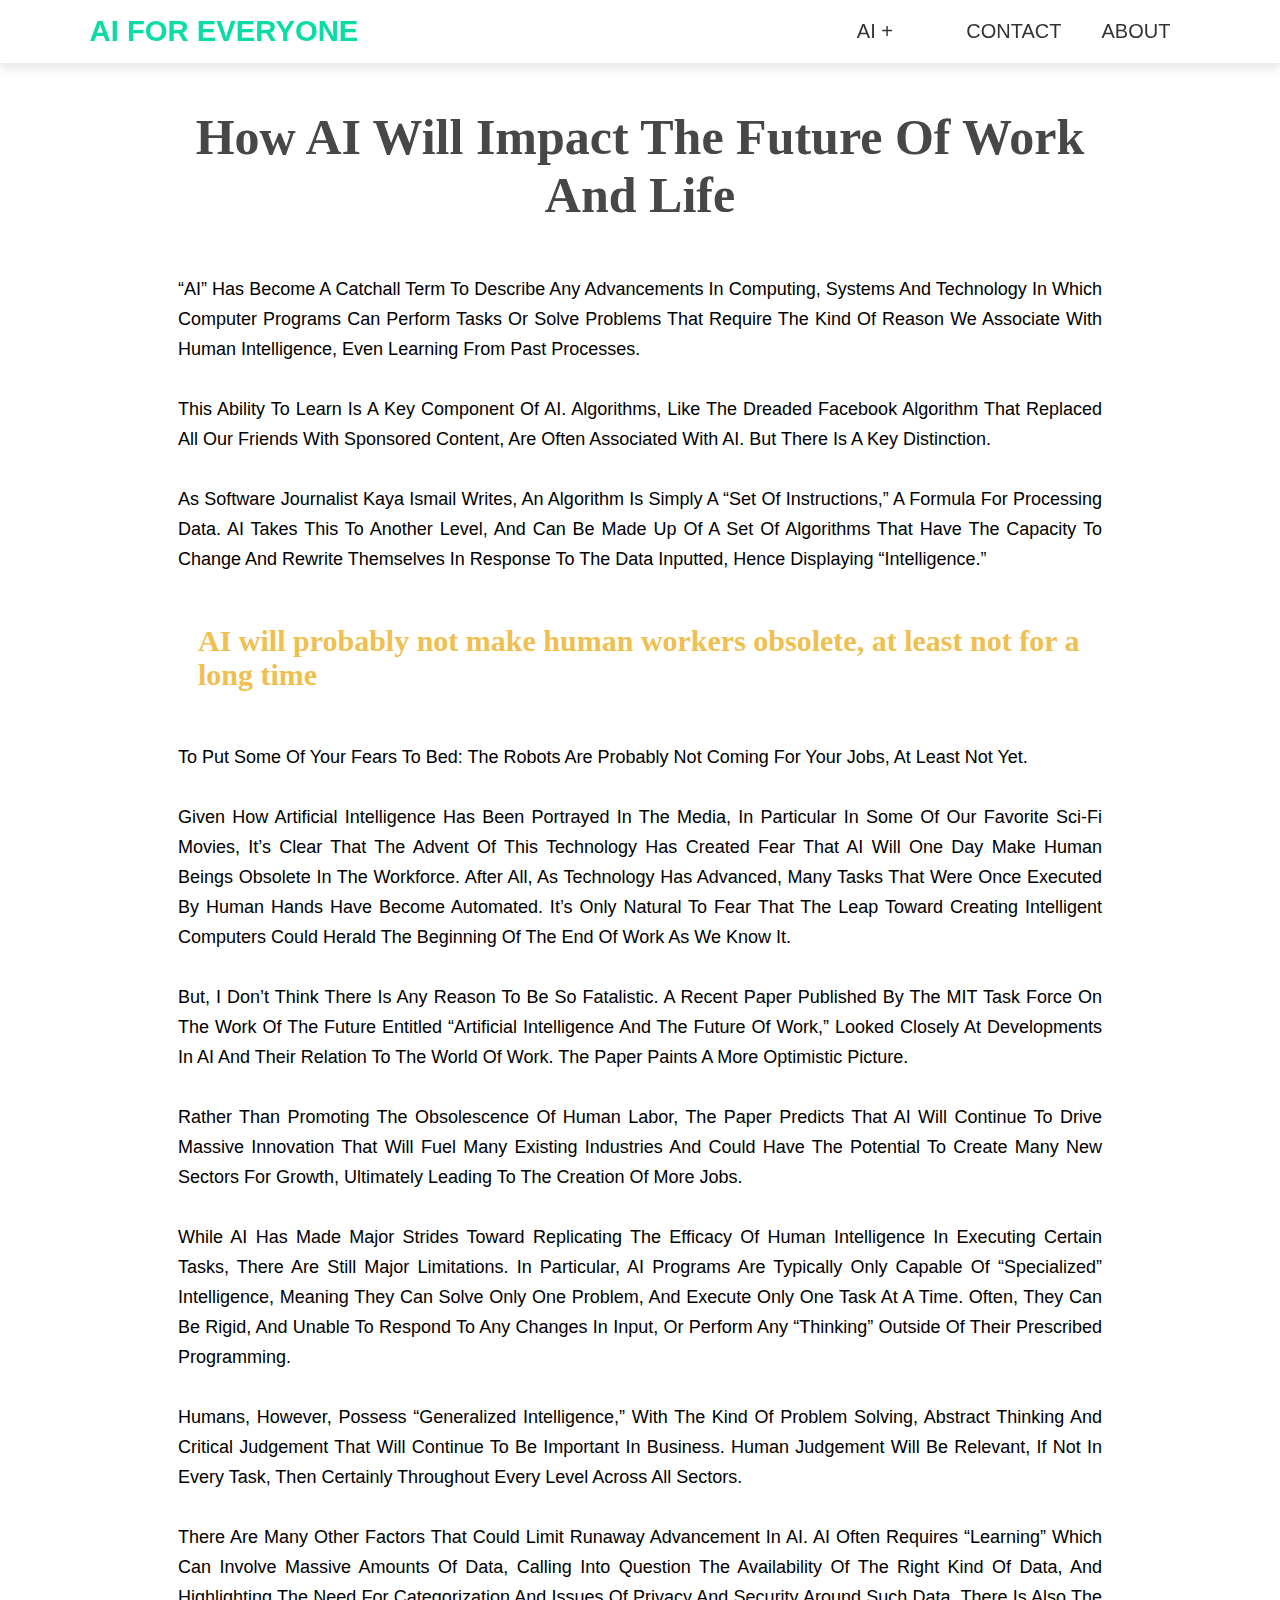
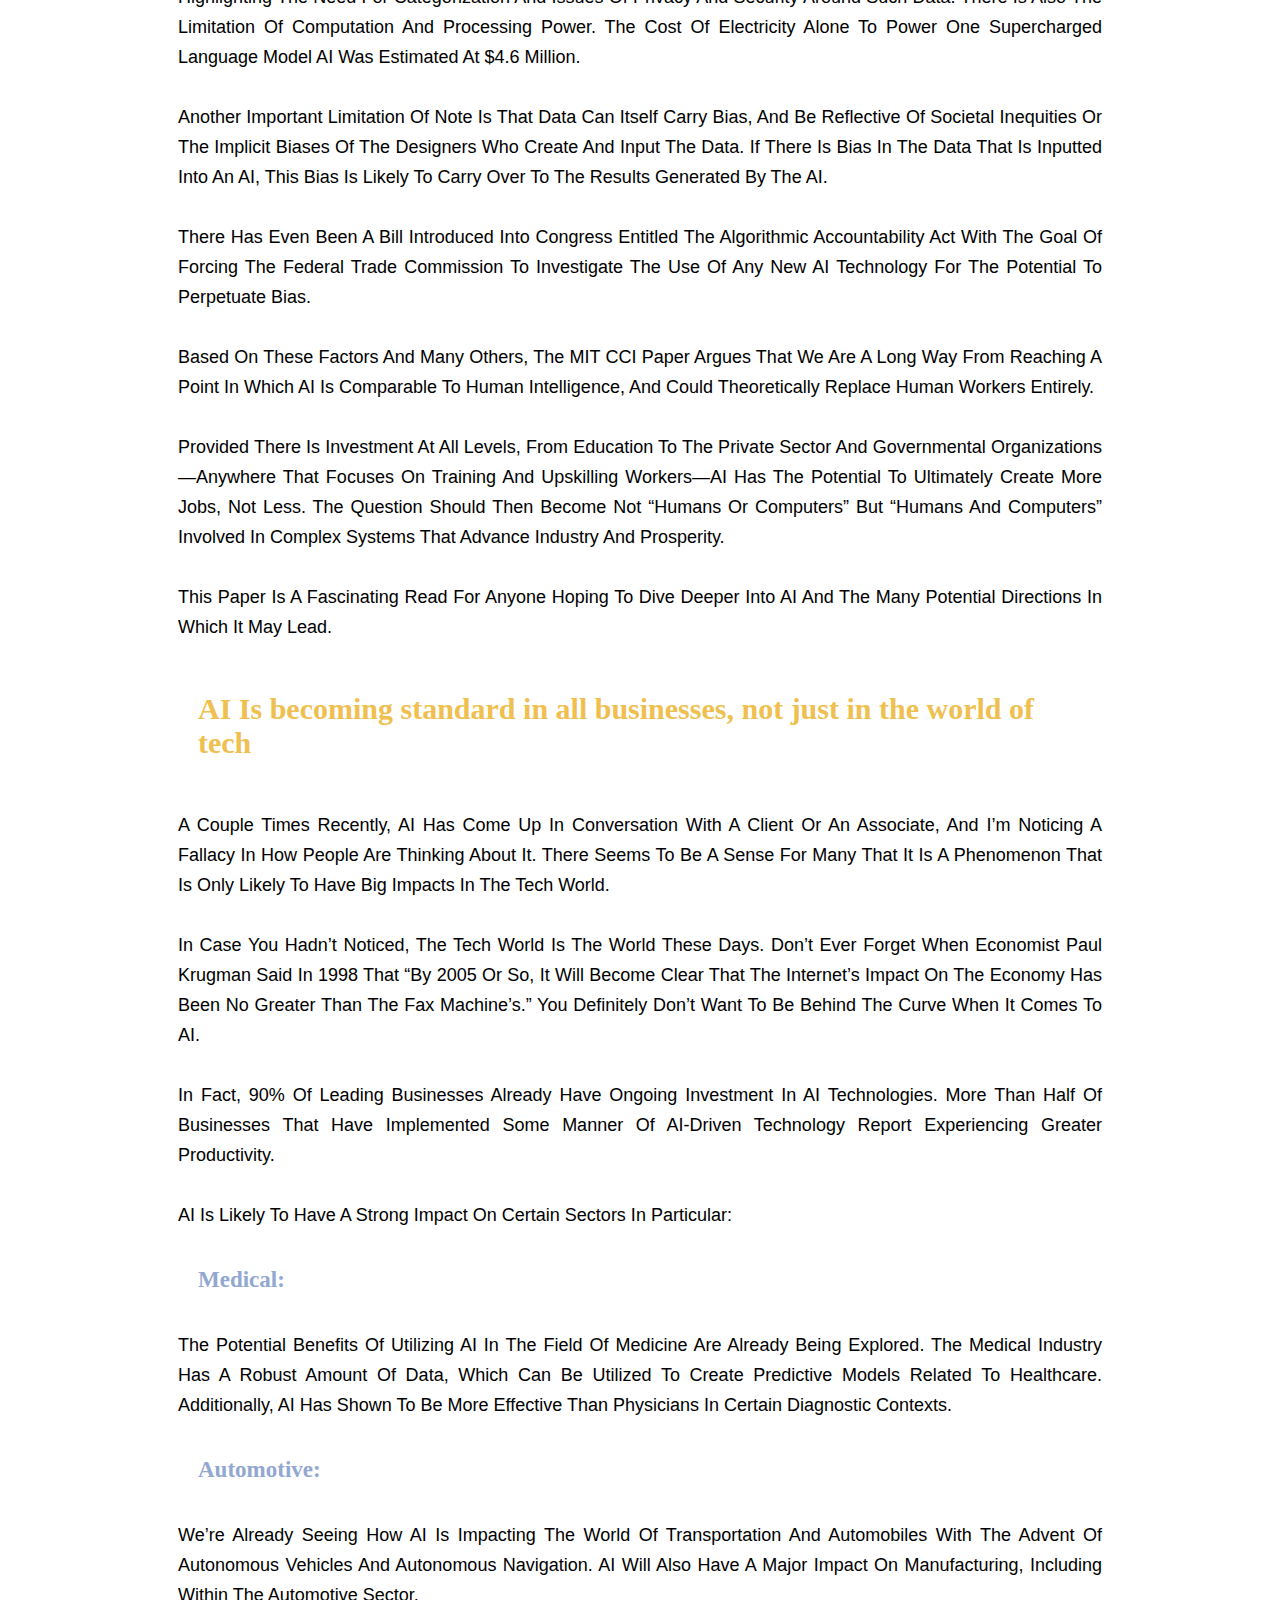
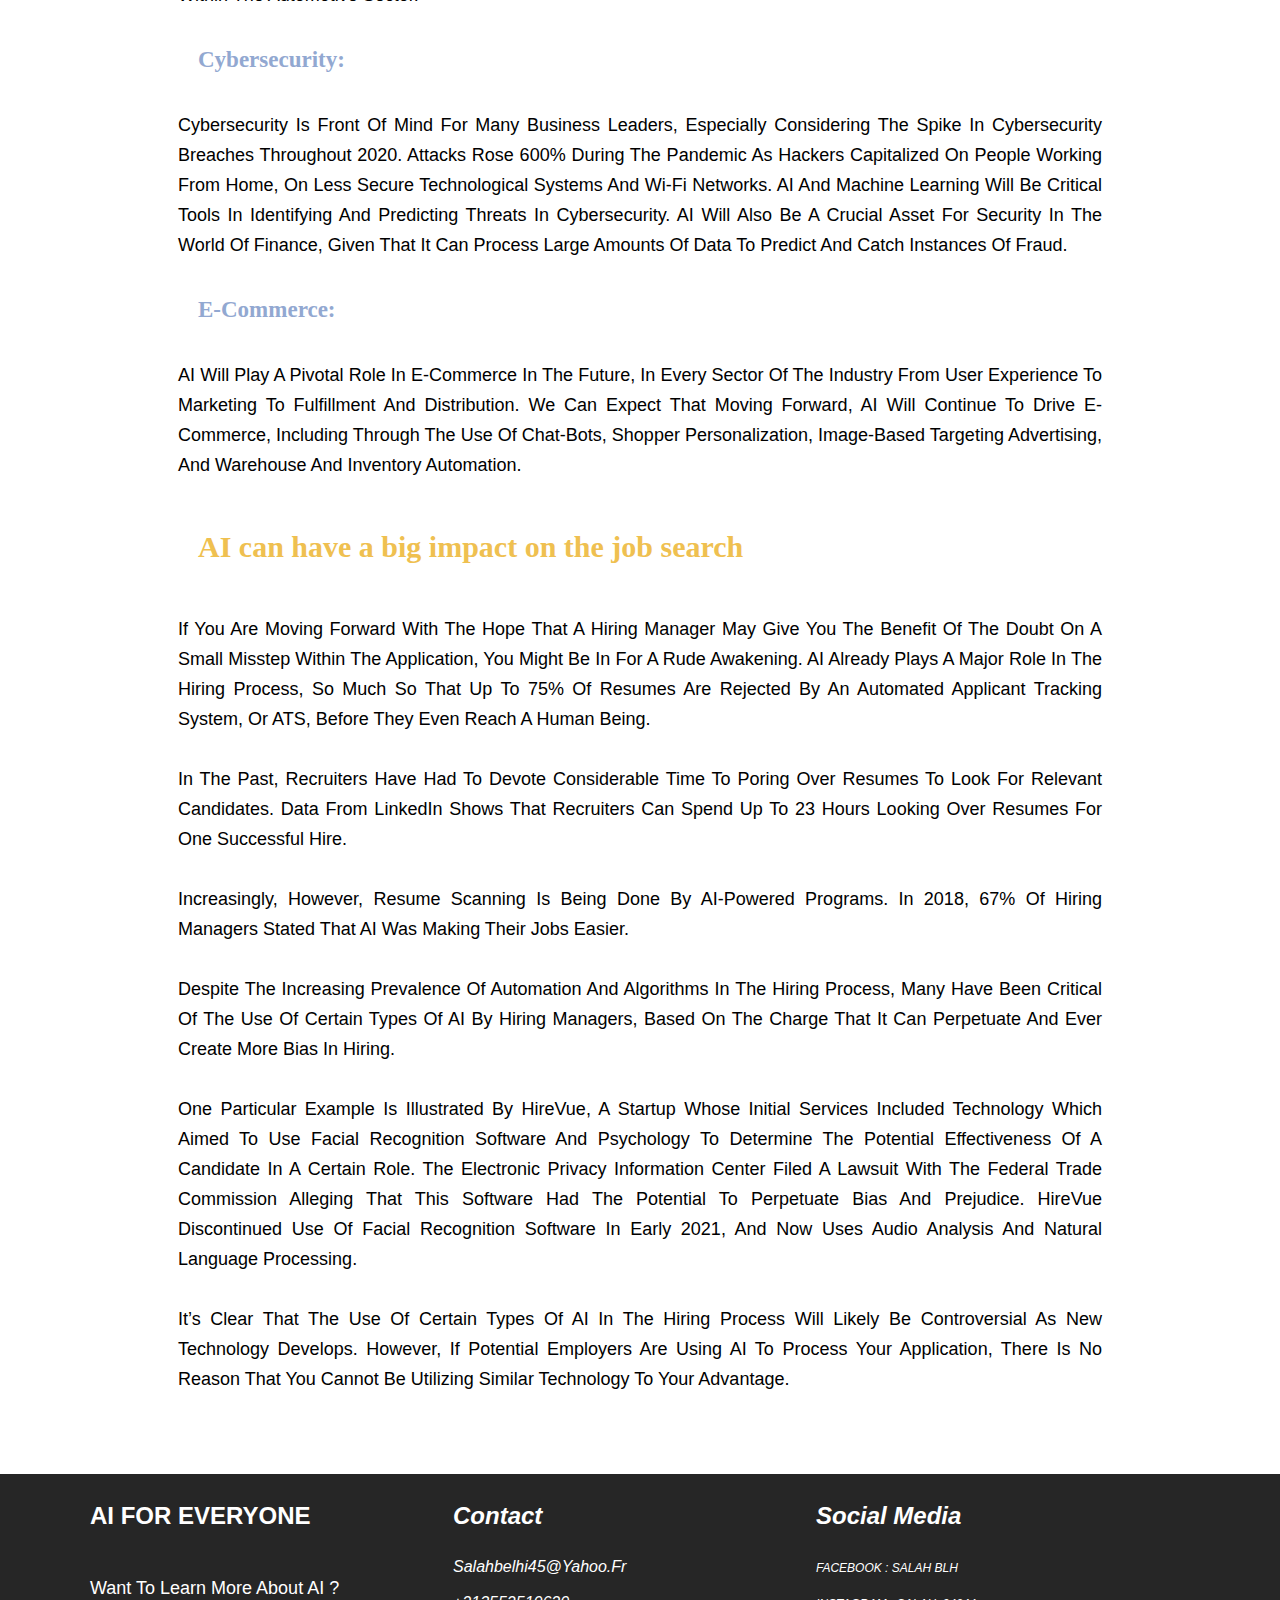
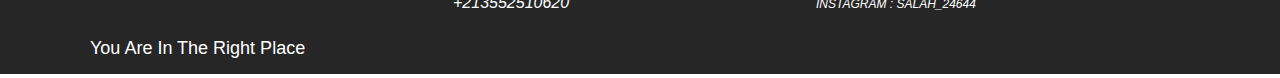
<file: ai_future.html>
<!DOCTYPE html >
<html lang="en">

<head>

    <meta charset="UTF-8">
    <title> AI FOR EVERYONE </title>
    <meta name="viewport" content="width=device-width, initial-scale=1.0">
    <link rel="stylesheet" href="css/ai_pages.css">

</head>


<body>
	<!--le navbar-->
    <header>
        <a href="index.html" class="logo">
            <h3>AI FOR EVERYONE</h3>
        </a>
        <nav class="navbar">
            <ul>
                <li><a href="#">AI + &nbsp; &nbsp; &nbsp;</a>
                    <ul>
                        <li><a href="what_is_ai.html">What is AI? </a></li>
                        <li><a href="ai_history.html">The History of AI</a> </li>
                        <li><a href="ai_applications.html">The Applications of AI </a> </li>
                        <li><a href="ai_branches.html">The Major Branches of AI </a> </li>
                        <li><a href="ai_best_books.html">Best AI Books </a> </li>
                        <li><a href="best_ai_courses.html">Best AI Courses </a> </li>
                        <li><a href="ai_future.html">The Future of AI </a> </li>
                        <li><a href="become_ai_specialist.html">How to Become an AI Specialist</a> </li>
                    </ul>
                </li>
                <li><a href="#ftr">CONTACT </a></li>
                <li><a href="about.html">ABOUT </a></li>
            </ul>
        </nav>
    </header>
	<!--***************************************************************************************-->
    <main>


        <h1><br>How AI Will Impact The Future Of Work And Life </h1>
		<!--le contenue pricipale = un ensemle d'article-->
		<!--chaque article contient un titre + un element-->
		<!--un element contient une ou plusieurs paragraphes et/ou une liste -->
		<!--article1-->
		<article>
        <div class="element">
            <p>“AI” has become a catchall term to describe any advancements in computing, systems and technology in which computer programs can perform tasks or solve problems that require the kind of reason we associate with human intelligence, even learning
                from past processes. </p>
            <p>This ability to learn is a key component of AI. Algorithms, like the dreaded Facebook algorithm that replaced all our friends with sponsored content, are often associated with AI. But there is a key distinction.</p>
            <p>As software journalist Kaya Ismail writes, an algorithm is simply a “set of instructions,” a formula for processing data. AI takes this to another level, and can be made up of a set of algorithms that have the capacity to change and rewrite
                themselves in response to the data inputted, hence displaying “intelligence.”</p>
        </div>
		</article>
		<!--article2-->
		<article>
        <h4>AI will probably not make human workers obsolete, at least not for a long time </h4>
        <div class="element">
            <P> To put some of your fears to bed: the robots are probably not coming for your jobs, at least not yet. </P>
            <p>
                Given how artificial intelligence has been portrayed in the media, in particular in some of our favorite sci-fi movies, it’s clear that the advent of this technology has created fear that AI will one day make human beings obsolete in the workforce. After
                all, as technology has advanced, many tasks that were once executed by human hands have become automated. It’s only natural to fear that the leap toward creating intelligent computers could herald the beginning of the end of work as we
                know it.
            </p>
            <p> But, I don’t think there is any reason to be so fatalistic. A recent paper published by the MIT Task Force on the Work of the Future entitled “Artificial Intelligence And The Future of Work,” looked closely at developments in AI and their
                relation to the world of work. The paper paints a more optimistic picture.
            </p>
            <p> Rather than promoting the obsolescence of human labor, the paper predicts that AI will continue to drive massive innovation that will fuel many existing industries and could have the potential to create many new sectors for growth, ultimately
                leading to the creation of more jobs.
            </p>
            <p> While AI has made major strides toward replicating the efficacy of human intelligence in executing certain tasks, there are still major limitations. In particular, AI programs are typically only capable of “specialized” intelligence, meaning
                they can solve only one problem, and execute only one task at a time. Often, they can be rigid, and unable to respond to any changes in input, or perform any “thinking” outside of their prescribed programming.
            </p>
            <p> Humans, however, possess “generalized intelligence,” with the kind of problem solving, abstract thinking and critical judgement that will continue to be important in business. Human judgement will be relevant, if not in every task, then certainly
                throughout every level across all sectors.
            </p>
            <p> There are many other factors that could limit runaway advancement in AI. AI often requires “learning” which can involve massive amounts of data, calling into question the availability of the right kind of data, and highlighting the need for
                categorization and issues of privacy and security around such data. There is also the limitation of computation and processing power. The cost of electricity alone to power one supercharged language model AI was estimated at $4.6 million.
            </p>
            <p> Another important limitation of note is that data can itself carry bias, and be reflective of societal inequities or the implicit biases of the designers who create and input the data. If there is bias in the data that is inputted into an
                AI, this bias is likely to carry over to the results generated by the AI.
            </p>
            <p> There has even been a bill introduced into Congress entitled the Algorithmic Accountability Act with the goal of forcing the Federal Trade Commission to investigate the use of any new AI technology for the potential to perpetuate bias.
            </p>
            <p> Based on these factors and many others, the MIT CCI paper argues that we are a long way from reaching a point in which AI is comparable to human intelligence, and could theoretically replace human workers entirely.
            </p>
            <p> Provided there is investment at all levels, from education to the private sector and governmental organizations—anywhere that focuses on training and upskilling workers—AI has the potential to ultimately create more jobs, not less. The question
                should then become not “humans or computers” but “humans and computers” involved in complex systems that advance industry and prosperity.
            </p>
            <p> This paper is a fascinating read for anyone hoping to dive deeper into AI and the many potential directions in which it may lead.
            </p>
        </div>
		</article>
		<!--article3-->
		<article>
        <h4>AI Is becoming standard in all businesses, not just in the world of tech </h4>
        <div class="element">
            <p> A couple times recently, AI has come up in conversation with a client or an associate, and I’m noticing a fallacy in how people are thinking about it. There seems to be a sense for many that it is a phenomenon that is only likely to have big
                impacts in the tech world.
            </p>
            <p> In case you hadn’t noticed, the tech world is the world these days. Don’t ever forget when economist Paul Krugman said in 1998 that “By 2005 or so, it will become clear that the Internet’s impact on the economy has been no greater than the
                fax machine’s.” You definitely don’t want to be behind the curve when it comes to AI.
            </p>
            <p> In fact, 90% of leading businesses already have ongoing investment in AI technologies. More than half of businesses that have implemented some manner of AI-driven technology report experiencing greater productivity.
            </p>
            <p>
                AI is likely to have a strong impact on certain sectors in particular:</p>
            <h5>Medical:</h5>
            <p>The potential benefits of utilizing AI in the field of medicine are already being explored. The medical industry has a robust amount of data, which can be utilized to create predictive models related to healthcare. Additionally, AI has shown
                to be more effective than physicians in certain diagnostic contexts. </p>
            <h5>Automotive:</h5>
            <p>We’re already seeing how AI is impacting the world of transportation and automobiles with the advent of autonomous vehicles and autonomous navigation. AI will also have a major impact on manufacturing, including within the automotive sector.
            </p>
            <h5>Cybersecurity:</h5>
            <p>Cybersecurity is front of mind for many business leaders, especially considering the spike in cybersecurity breaches throughout 2020. Attacks rose 600% during the pandemic as hackers capitalized on people working from home, on less secure
                technological systems and Wi-Fi networks. AI and machine learning will be critical tools in identifying and predicting threats in cybersecurity. AI will also be a crucial asset for security in the world of finance, given that it can process
                large amounts of data to predict and catch instances of fraud. </p>
            <h5>E-Commerce:</h5>
            <p>AI will play a pivotal role in e-commerce in the future, in every sector of the industry from user experience to marketing to fulfillment and distribution. We can expect that moving forward, AI will continue to drive e-commerce, including
                through the use of chat-bots, shopper personalization, image-based targeting advertising, and warehouse and inventory automation.</p>
        </div>
		</article>
		<!--article4-->
		<article>
        <h4>AI can have a big impact on the job search</h4>
        <div class="element">

            <p> If you are moving forward with the hope that a hiring manager may give you the benefit of the doubt on a small misstep within the application, you might be in for a rude awakening. AI already plays a major role in the hiring process, so much
                so that up to 75% of resumes are rejected by an automated applicant tracking system, or ATS, before they even reach a human being.
            </p>
            <p> In the past, recruiters have had to devote considerable time to poring over resumes to look for relevant candidates. Data from LinkedIn shows that recruiters can spend up to 23 hours looking over resumes for one successful hire.
            </p>
            <p>
                Increasingly, however, resume scanning is being done by AI-powered programs. In 2018, 67% of hiring managers stated that AI was making their jobs easier.
            </p>
            <p>
                Despite the increasing prevalence of automation and algorithms in the hiring process, many have been critical of the use of certain types of AI by hiring managers, based on the charge that it can perpetuate and ever create more bias in hiring.
            </p>
            <p>
                One particular example is illustrated by HireVue, a startup whose initial services included technology which aimed to use facial recognition software and psychology to determine the potential effectiveness of a candidate in a certain role. The Electronic
                Privacy Information Center filed a lawsuit with the Federal Trade Commission alleging that this software had the potential to perpetuate bias and prejudice. HireVue discontinued use of facial recognition software in early 2021, and now
                uses audio analysis and natural language processing.
            </p>
            <p>
                It’s clear that the use of certain types of AI in the hiring process will likely be controversial as new technology develops. However, if potential employers are using AI to process your application, there is no reason that you cannot be utilizing similar
                technology to your advantage.
            </p>


        </div>
		</article>

    </main>
	<!--le footer-->
    <footer id="ftr">
        <div class="footer-p">
            <div class="parti-footer">
                <h2><br> AI FOR EVERYONE <br><br></h2>
                <P>
                    Want to learn more about AI ?<br><br> you are in the right place
                </P>
            </div>
			<address>
            <div class="parti-footer">
                <h2><br> Contact <br><br></h2>

                <ul>
                    <li>salahbelhi45@yahoo.fr</li><br>
                    <li>+213552510620</li>
                </ul>

            </div>

            <div class="parti-footer">
                <h2><br> Social media <br><br></h2>

                <ul>
                    <li><a href="https://www.facebook.com/salah.blh.58/">facebook : Salah blh</a></li><br>
                    <li><a href="https://www.instagram.com/salah_24644/">instagram : salah_24644</a></li>
                </ul>

            </div>
			</address>
        </div>


    </footer>
</body>

</html>
</file>
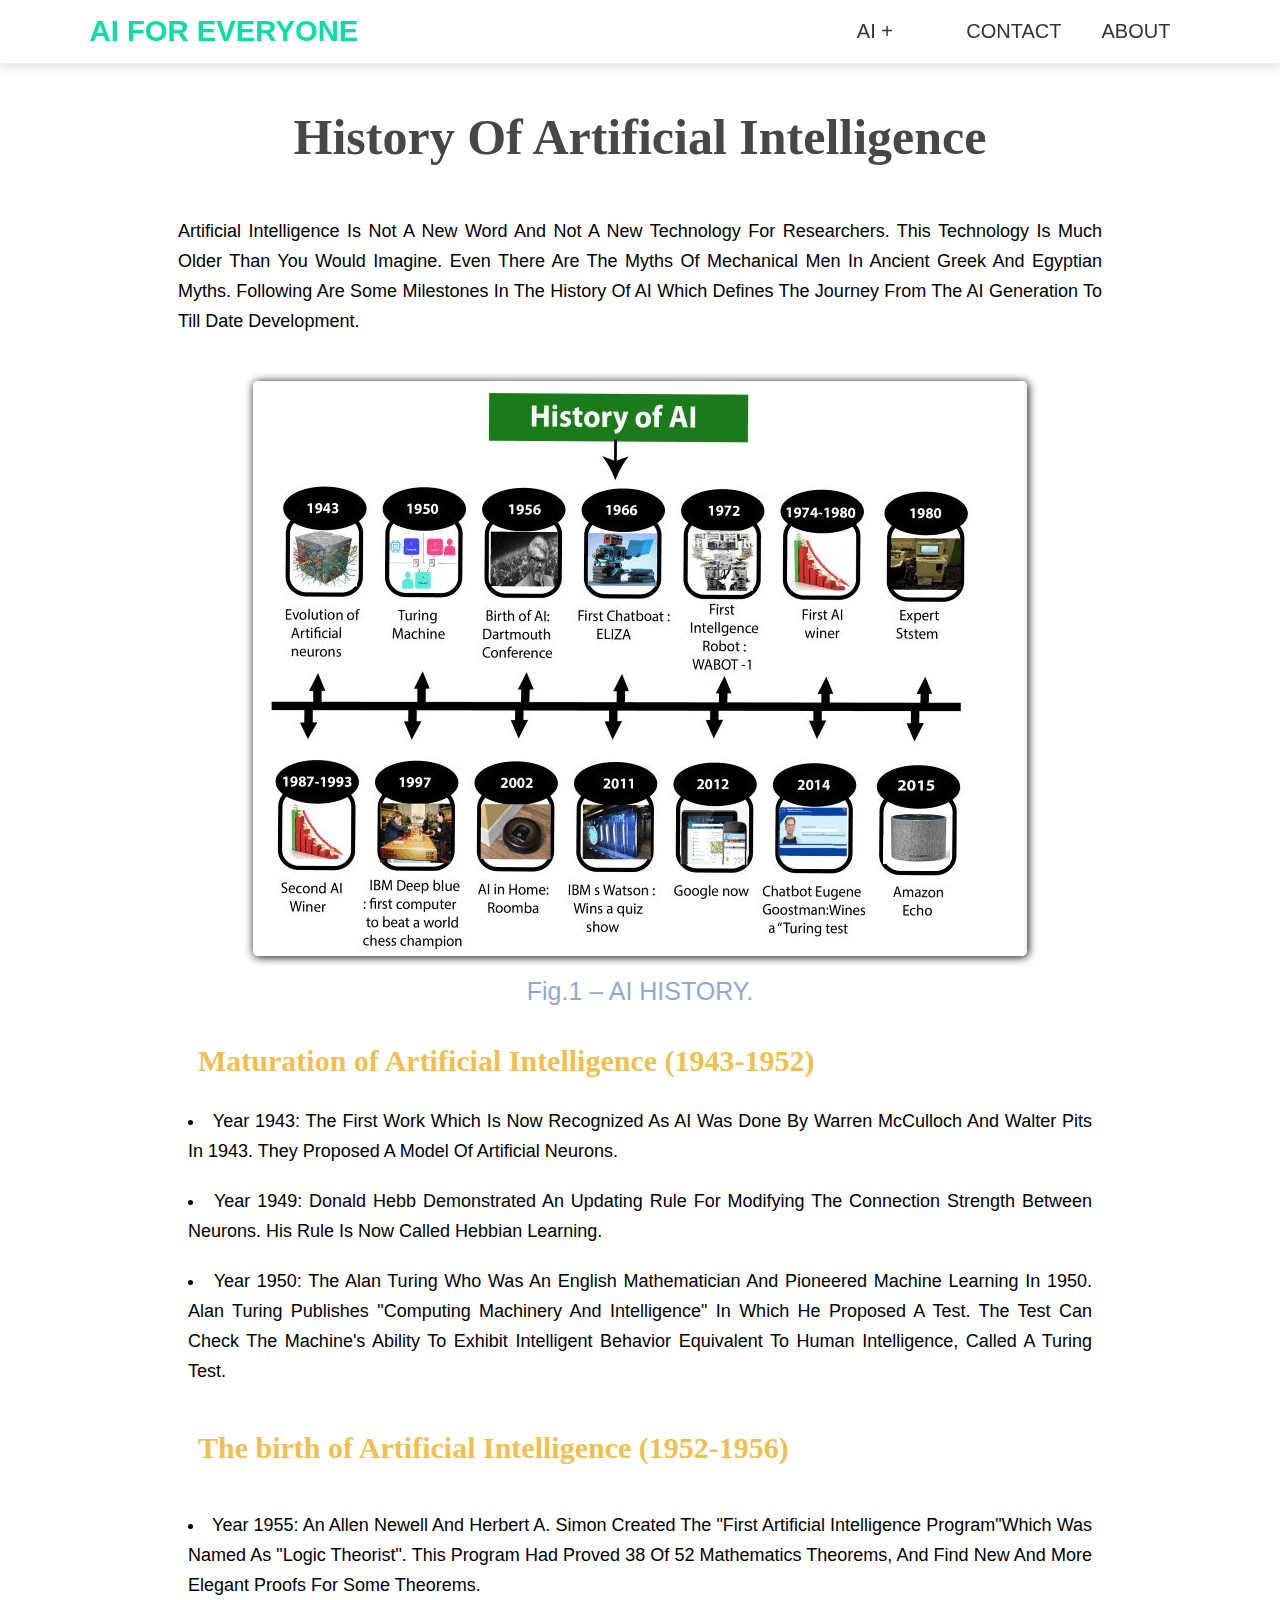
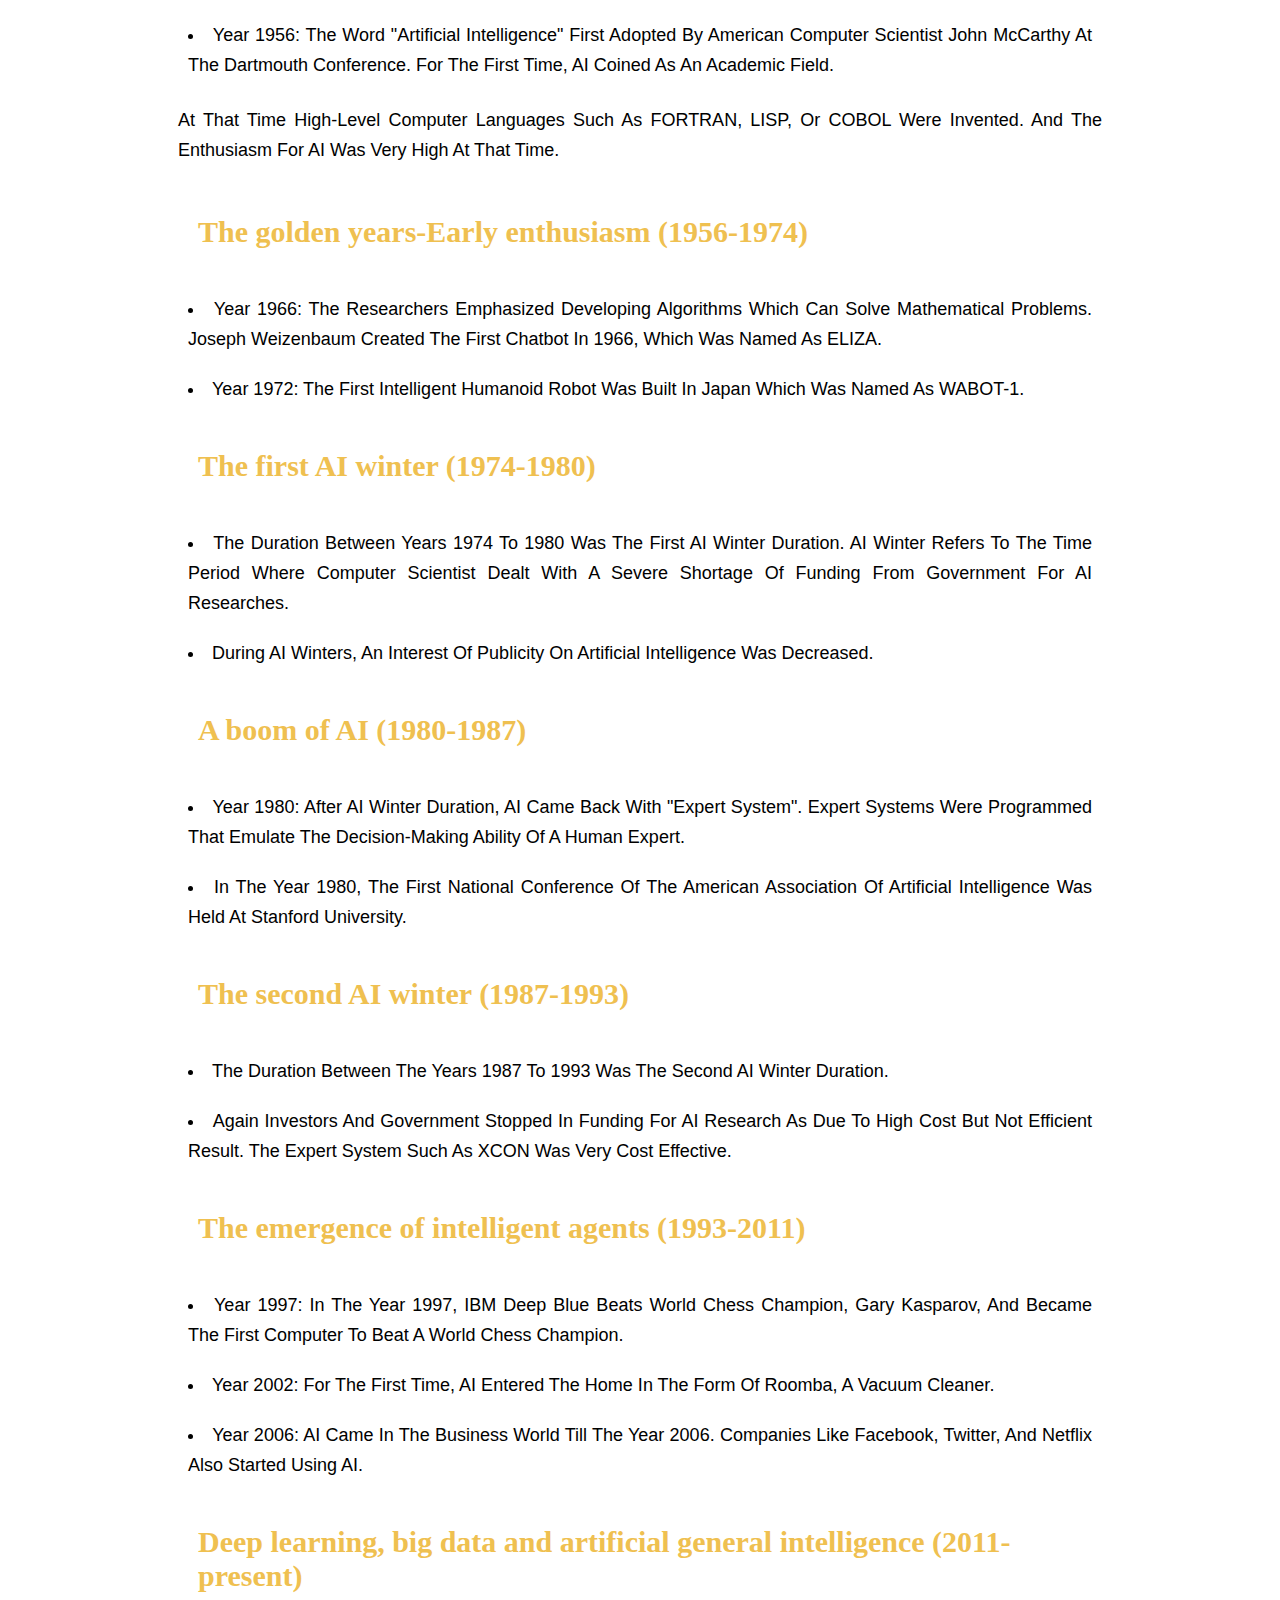
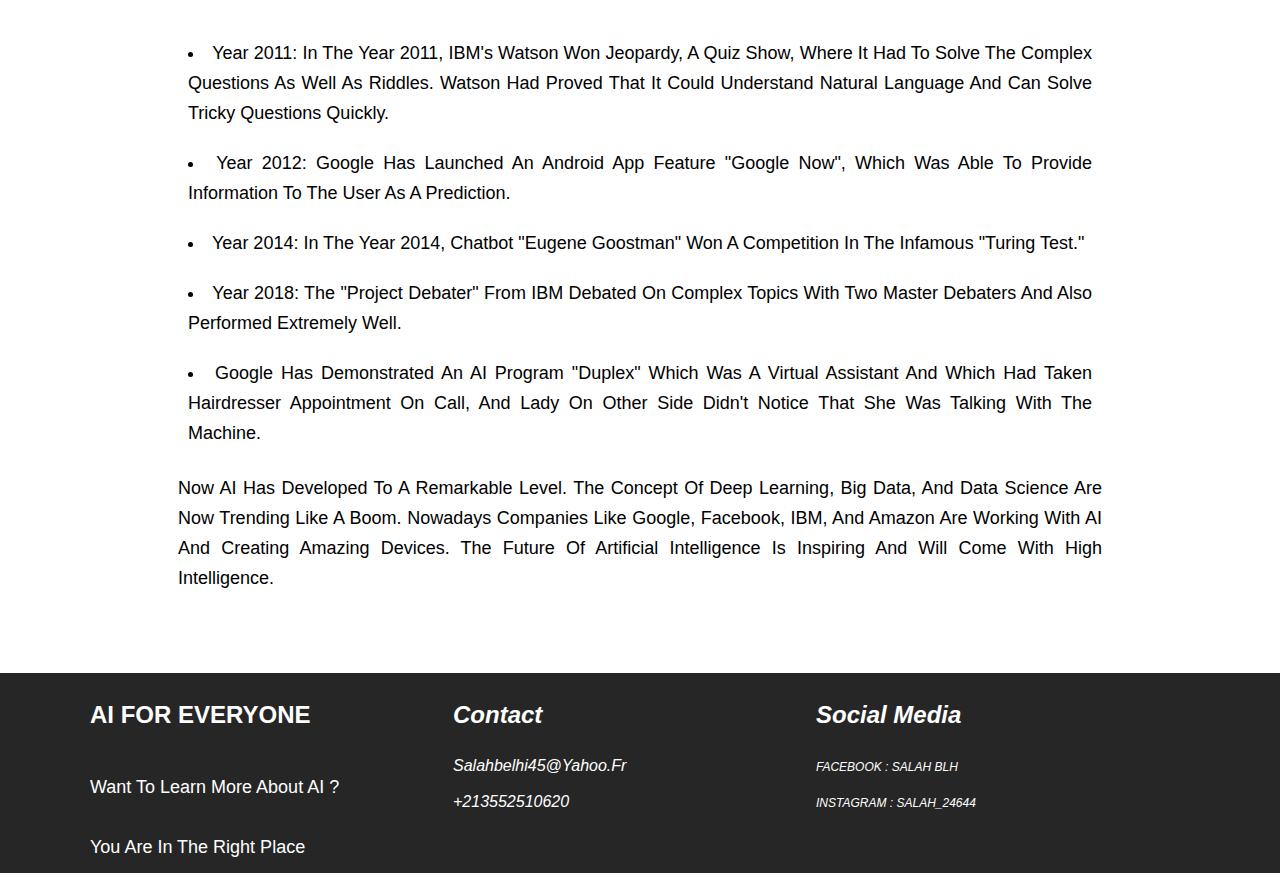
<file: ai_history.html>
<!DOCTYPE html >
<html lang="en">

<head>

    <meta charset="UTF-8">
    <title> AI FOR EVERYONE </title>
    <meta name="viewport" content="width=device-width, initial-scale=1.0">
    <link rel="stylesheet" href="css/ai_pages.css">

</head>


<body>
		<!--le navbar-->
    <header>
        <a href="index.html" class="logo">
            <h3>AI FOR EVERYONE</h3>
        </a>
        <nav class="navbar">
            <ul>
                <li><a href="#">AI + &nbsp; &nbsp; &nbsp;</a>
                    <ul>
                        <li><a href="what_is_ai.html">What is AI? </a></li>
                        <li><a href="ai_history.html">The History of AI</a> </li>
                        <li><a href="ai_applications.html">The Applications of AI </a> </li>
                        <li><a href="ai_branches.html">The Major Branches of AI </a> </li>
                        <li><a href="ai_best_books.html">Best AI Books </a> </li>
                        <li><a href="best_ai_courses.html">Best AI Courses </a> </li>
                        <li><a href="ai_future.html">The Future of AI </a> </li>
                        <li><a href="become_ai_specialist.html">How to Become an AI Specialist</a> </li>
                    </ul>
                </li>
                <li><a href="#ftr">CONTACT </a></li>
                <li><a href="about.html">ABOUT </a></li>
            </ul>
        </nav>
    </header>
	<!--******************************************************************************************-->
    <main>
		
        <h1><br> History of Artificial Intelligence</h1>
		<!--le contenue pricipale = un ensemle d'article-->
		<!--chaque article contient un titre + un element-->
		<!--un element contient une ou plusieurs paragraphes et/ou une liste -->
		<!--article1-->
		<article>
        <div class="element">
            <p>Artificial Intelligence is not a new word and not a new technology for researchers. This technology is much older than you would imagine. Even there are the myths of Mechanical men in Ancient Greek and Egyptian Myths. Following are some milestones
                in the history of AI which defines the journey from the AI generation to till date development.</p>
            <br>
			<figure>
            <img src="images/hist-ai.JPG" alt="ai_history" >
			<figcaption>Fig.1 – AI HISTORY.</figcaption>
			</figure>
            <h4>Maturation of Artificial Intelligence (1943-1952) </h4>
            <ul>
                <li>Year 1943: The first work which is now recognized as AI was done by Warren McCulloch and Walter pits in 1943. They proposed a model of artificial neurons.</li>
                <li>Year 1949: Donald Hebb demonstrated an updating rule for modifying the connection strength between neurons. His rule is now called Hebbian learning.</li>
                <li>Year 1950: The Alan Turing who was an English mathematician and pioneered Machine learning in 1950. Alan Turing publishes "Computing Machinery and Intelligence" in which he proposed a test. The test can check the machine's ability to exhibit
                    intelligent behavior equivalent to human intelligence, called a Turing test.
                </li>
            </ul>
        </div>
		</article>
		<!--article2-->
		<article>		
        <h4>The birth of Artificial Intelligence (1952-1956) </h4>
        <div class="element">
            <ul>
                <li>Year 1955: An Allen Newell and Herbert A. Simon created the "first artificial intelligence program"Which was named as "Logic Theorist". This program had proved 38 of 52 Mathematics theorems, and find new and more elegant proofs for some
                    theorems.
                </li>
                <li>Year 1956: The word "Artificial Intelligence" first adopted by American Computer scientist John McCarthy at the Dartmouth Conference. For the first time, AI coined as an academic field. </li>
                <p>At that time high-level computer languages such as FORTRAN, LISP, or COBOL were invented. And the enthusiasm for AI was very high at that time.</p>

            </ul>
        </div>
		</article>
		<!--article3-->
		<article>
        <h4>The golden years-Early enthusiasm (1956-1974)</h4>
        <div class="element">
            <ul>
                <li>Year 1966: The researchers emphasized developing algorithms which can solve mathematical problems. Joseph Weizenbaum created the first chatbot in 1966, which was named as ELIZA.</li>
                <li>Year 1972: The first intelligent humanoid robot was built in Japan which was named as WABOT-1.</li>
            </ul>
        </div>
		</article>
		<!--article4-->
		<article>
        <h4>The first AI winter (1974-1980)</h4>
        <div class="element">
            <ul>
                <li>The duration between years 1974 to 1980 was the first AI winter duration. AI winter refers to the time period where computer scientist dealt with a severe shortage of funding from government for AI researches.</li>
                <li>During AI winters, an interest of publicity on artificial intelligence was decreased.</li>
            </ul>
        </div>
		</article>
		<!--article5-->
		<article>
        <h4>A boom of AI (1980-1987)</h4>
        <div class="element">
            <ul>
                <li>Year 1980: After AI winter duration, AI came back with "Expert System". Expert systems were programmed that emulate the decision-making ability of a human expert.</li>
                <li>In the Year 1980, the first national conference of the American Association of Artificial Intelligence was held at Stanford University.</li>
            </ul>
        </div>
		</article>
		<!--article6-->
		<article>
        <h4>The second AI winter (1987-1993)</h4>
        <div class="element">
            <ul>
                <li>The duration between the years 1987 to 1993 was the second AI Winter duration.</li>
                <li>Again Investors and government stopped in funding for AI research as due to high cost but not efficient result. The expert system such as XCON was very cost effective. </li>
            </ul>
        </div>
		</article>
		<!--article7-->
		<article>
        <h4>The emergence of intelligent agents (1993-2011)</h4>
        <div class="element">
            <ul>
                <li>Year 1997: In the year 1997, IBM Deep Blue beats world chess champion, Gary Kasparov, and became the first computer to beat a world chess champion.</li>
                <li>Year 2002: for the first time, AI entered the home in the form of Roomba, a vacuum cleaner.</li>
                <li>Year 2006: AI came in the Business world till the year 2006. Companies like Facebook, Twitter, and Netflix also started using AI.</li>
            </ul>
        </div>
		</article>
		<!--article8-->
		<article>
        <h4>Deep learning, big data and artificial general intelligence (2011-present)</h4>
        <div class="element">
            <ul>
                <li>Year 2011: In the year 2011, IBM's Watson won jeopardy, a quiz show, where it had to solve the complex questions as well as riddles. Watson had proved that it could understand natural language and can solve tricky questions quickly.</li>
                <li>Year 2012: Google has launched an Android app feature "Google now", which was able to provide information to the user as a prediction.</li>
                <li>Year 2014: In the year 2014, Chatbot "Eugene Goostman" won a competition in the infamous "Turing test."</li>
                <li>Year 2018: The "Project Debater" from IBM debated on complex topics with two master debaters and also performed extremely well.</li>
                <li>Google has demonstrated an AI program "Duplex" which was a virtual assistant and which had taken hairdresser appointment on call, and lady on other side didn't notice that she was talking with the machine.</li>
            </ul>
            <p>Now AI has developed to a remarkable level. The concept of Deep learning, big data, and data science are now trending like a boom. Nowadays companies like Google, Facebook, IBM, and Amazon are working with AI and creating amazing devices.
                The future of Artificial Intelligence is inspiring and will come with high intelligence.</p>
        </div>
		</article>
    </main>
	<!--le footer-->
    <footer id="ftr">
        <div class="footer-p">
            <div class="parti-footer">
                <h2><br> AI FOR EVERYONE <br><br></h2>
                <P>
                    Want to learn more about AI ?<br><br> you are in the right place
                </P>
            </div>
			<address>
            <div class="parti-footer">
                <h2><br> Contact <br><br></h2>

                <ul>
                    <li>salahbelhi45@yahoo.fr</li><br>
                    <li>+213552510620</li>
                </ul>

            </div>

            <div class="parti-footer">
                <h2><br> Social media <br><br></h2>

                <ul>
                    <li><a href="https://www.facebook.com/salah.blh.58/">facebook : Salah blh</a></li><br>
                    <li><a href="https://www.instagram.com/salah_24644/">instagram : salah_24644</a></li>
                </ul>

            </div>
			</address>
        </div>


    </footer>
</body>

</html>
</file>
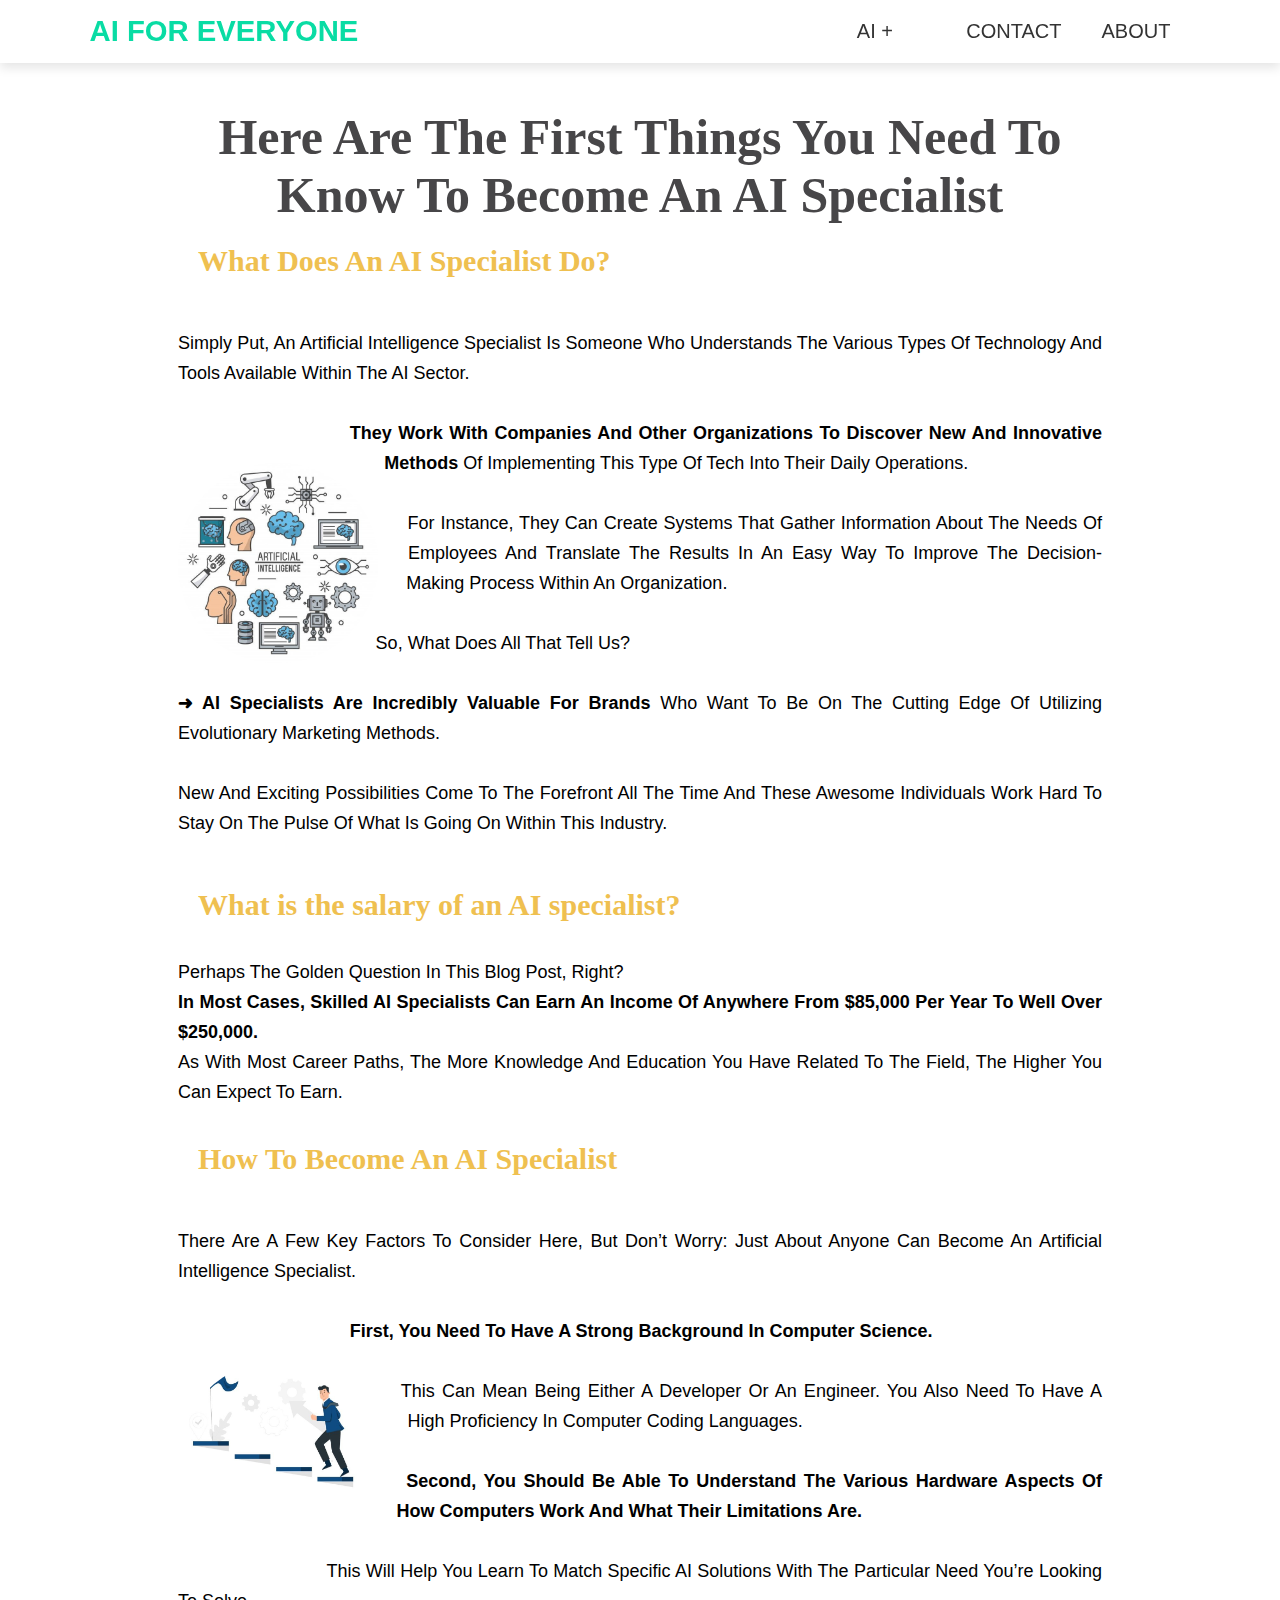
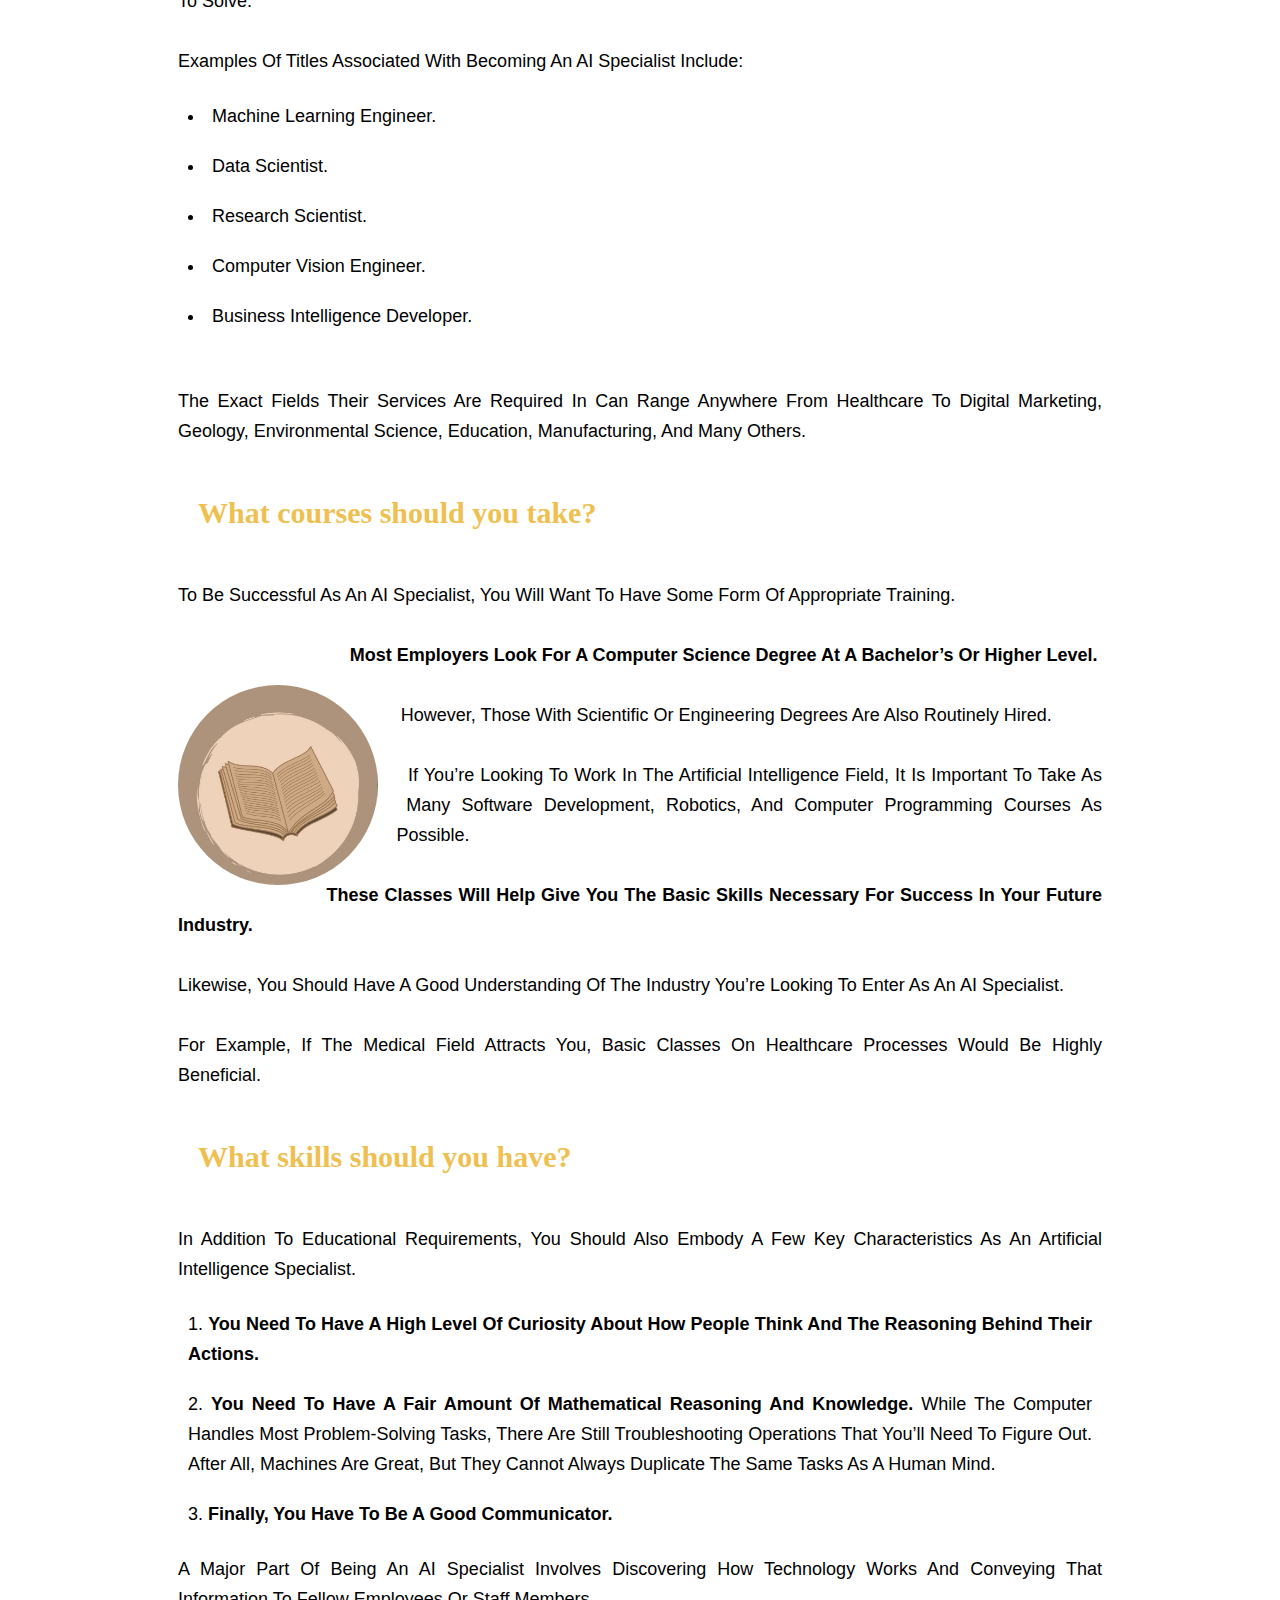
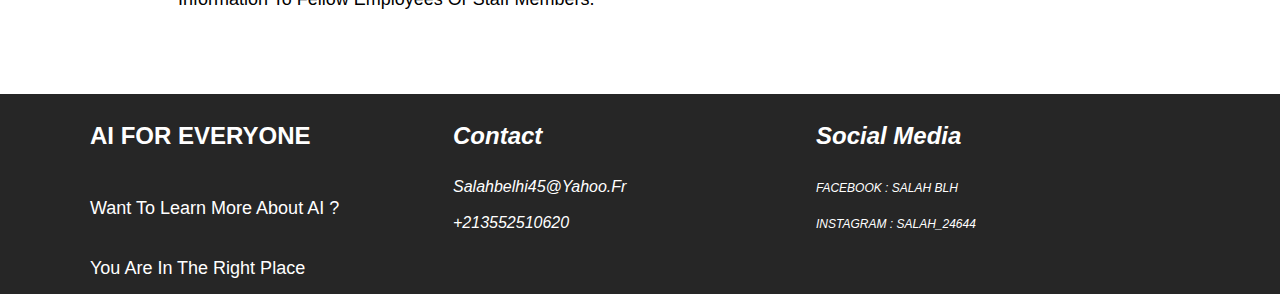
<file: become_ai_specialist.html>
<!DOCTYPE html >
<html lang="en">

<head>

    <meta charset="UTF-8">
    <title> AI FOR EVERYONE </title>
    <meta name="viewport" content="width=device-width, initial-scale=1.0">
    <link rel="stylesheet" href="css/ai_pages.css">

</head>


<body>
		<!--le navbar-->
    <header>
        <a href="index.html" class="logo">
            <h3>AI FOR EVERYONE</h3>
        </a>
        <nav class="navbar">
            <ul>
                <li><a href="#">AI + &nbsp; &nbsp; &nbsp;</a>
                    <ul>
                        <li><a href="what_is_ai.html">What is AI? </a></li>
                        <li><a href="ai_history.html">The History of AI</a> </li>
                        <li><a href="ai_applications.html">The Applications of AI </a> </li>
                        <li><a href="ai_branches.html">The Major Branches of AI </a> </li>
                        <li><a href="ai_best_books.html">Best AI Books </a> </li>
                        <li><a href="best_ai_courses.html">Best AI Courses </a> </li>
                        <li><a href="ai_future.html">The Future of AI </a> </li>
                        <li><a href="become_ai_specialist.html">How to Become an AI Specialist</a> </li>
                    </ul>
                </li>
                <li><a href="#ftr">CONTACT </a></li>
                <li><a href="about.html">ABOUT </a></li>
            </ul>
        </nav>
    </header>
	<!--******************************************************************************************-->
    <main>


        <h1><br> Here Are The First Things You Need To Know To Become An AI Specialist</h1>
		<!--le contenue pricipale = un ensemle d'article-->
		<!--chaque article contient un titre + un element-->
		<!--un element contient une ou plusieurs paragraphes et/ou une liste -->
		<!--article1-->
		<article>

        <h4> What Does An AI Specialist Do?</h4>
        <div class="element">
            <p> Simply put, an artificial intelligence specialist is someone who understands the various types of technology and tools available within the AI sector.
            </p>
			<div class="circle"></div> <!--la premiere image sous forme de cercle-->
            <p>
                <strong>    They work with companies and other organizations to discover new and innovative methods </strong>of implementing this type of tech into their daily operations.
            </p>
			
            <p>
                For instance, they can create systems that gather information about the needs of employees and translate the results in an easy way to improve the decision-making process within an organization.
            </p>
			
            <p>
                So, what does all that tell us?
            </p>
            <p>
                <strong>➜ AI specialists are incredibly valuable for brands</strong> who want to be on the cutting edge of utilizing evolutionary marketing methods.
            </p>
            <p>
                New and exciting possibilities come to the forefront all the time and these awesome individuals work hard to stay on the pulse of what is going on within this industry.
            </p>

        </div>
		</article>
		<!--article2-->
		<article>
        <h4>What is the salary of an AI specialist? </h4>
        <div class="element">
            Perhaps the golden question in this blog post, right?<br><strong>In most cases, skilled AI specialists can earn an income of anywhere from $85,000 per year to well over $250,000. </strong> <br> As with most career paths, the more knowledge
            and education you have related to the field, the higher you can expect to earn.
        </div>
		</article>
		<!--article3-->
		<article>
        <h4>How To Become An AI Specialist</h4>
        <div class="element">
            <p> There are a few key factors to consider here, but don’t worry: just about anyone can become an artificial intelligence specialist.
            </p>
			<div class="circle2"></div> <!--la deuxieme image sous forme de cercle-->
            <p> <strong>
				First, you need to have a strong background in computer science. 
			</strong></p>
			
            <p>
                This can mean being either a developer or an engineer. You also need to have a high proficiency in computer coding languages.
            </p>
            <p><strong>
             Second, you should be able to understand the various hardware aspects of how computers work and what their limitations are. 
            </strong></p>
            <p>
                This will help you learn to match specific AI solutions with the particular need you’re looking to solve.
            </p>
            <p>
                Examples of titles associated with becoming an AI specialist include:
                <ul>
                    <li>Machine learning engineer.</li>
                    <li>Data scientist.</li>
                    <li>Research scientist.</li>
                    <li>Computer vision engineer.</li>
                    <li>Business intelligence developer. </li>

                </ul>
            </p>
            <p>The exact fields their services are required in can range anywhere from healthcare to digital marketing, geology, environmental science, education, manufacturing, and many others.</p>

        </div>
		</article>
		<!--article4-->
		<article>

        <h4>What courses should you take?</h4>
        <div class="element">
            <p> To be successful as an AI specialist, you will want to have some form of appropriate training. </p>
			<div class="circle3"></div> <!--la troisieme image sous forme de cercle-->
            <p> <strong>Most employers look for a computer science degree at a bachelor’s or higher level.</strong></p>
			
            <p> However, those with scientific or engineering degrees are also routinely hired.</p>

            <p> If you’re looking to work in the artificial intelligence field, it is important to take as many software development, robotics, and computer programming courses as possible.
            </p>
            <p> <strong> These classes will help give you the basic skills necessary for success in your future industry.
            </strong></p>
            <p>
                Likewise, you should have a good understanding of the industry you’re looking to enter as an AI specialist.
            </p>
            <p>
                For example, if the medical field attracts you, basic classes on healthcare processes would be highly beneficial.
            </p>

        </div>
		</article>
		<!--article5-->
		<article>
        <h4>What skills should you have?
        </h4>
        <div class="element">
            <p>In addition to educational requirements, you should also embody a few key characteristics as an artificial intelligence specialist. </p>
            <ol>
                <li><strong>You need to have a high level of curiosity about how people think and the reasoning behind their actions.</strong></li>
                <li><strong>You need to have a fair amount of mathematical reasoning and knowledge.
                </strong>While the computer handles most problem-solving tasks, there are still troubleshooting operations that you’ll need to figure out. After all, machines are great, but they cannot always duplicate the same tasks as a human mind.</li>
                <li><strong> Finally, you have to be a good communicator.</strong></li>
            </ol>
            <p>A major part of being an AI specialist involves discovering how technology works and conveying that information to fellow employees or staff members.</p>
        </div>
		</article>

    </main>
	<!--le footer-->
    <footer id="ftr">
        <div class="footer-p">
            <div class="parti-footer">
                <h2><br> AI FOR EVERYONE <br><br></h2>
                <P>
                    Want to learn more about AI ?<br><br> you are in the right place
                </P>
            </div>
			<address>
            <div class="parti-footer">
                <h2><br> Contact <br><br></h2>

                <ul>
                    <li>salahbelhi45@yahoo.fr</li><br>
                    <li>+213552510620</li>
                </ul>

            </div>

            <div class="parti-footer">
                <h2><br> Social media <br><br></h2>

                <ul>
                    <li><a href="https://www.facebook.com/salah.blh.58/">facebook : Salah blh</a></li><br>
                    <li><a href="https://www.instagram.com/salah_24644/">instagram : salah_24644</a></li>
                </ul>

            </div>
			</address>
        </div>


    </footer>
</body>

</html>
</file>
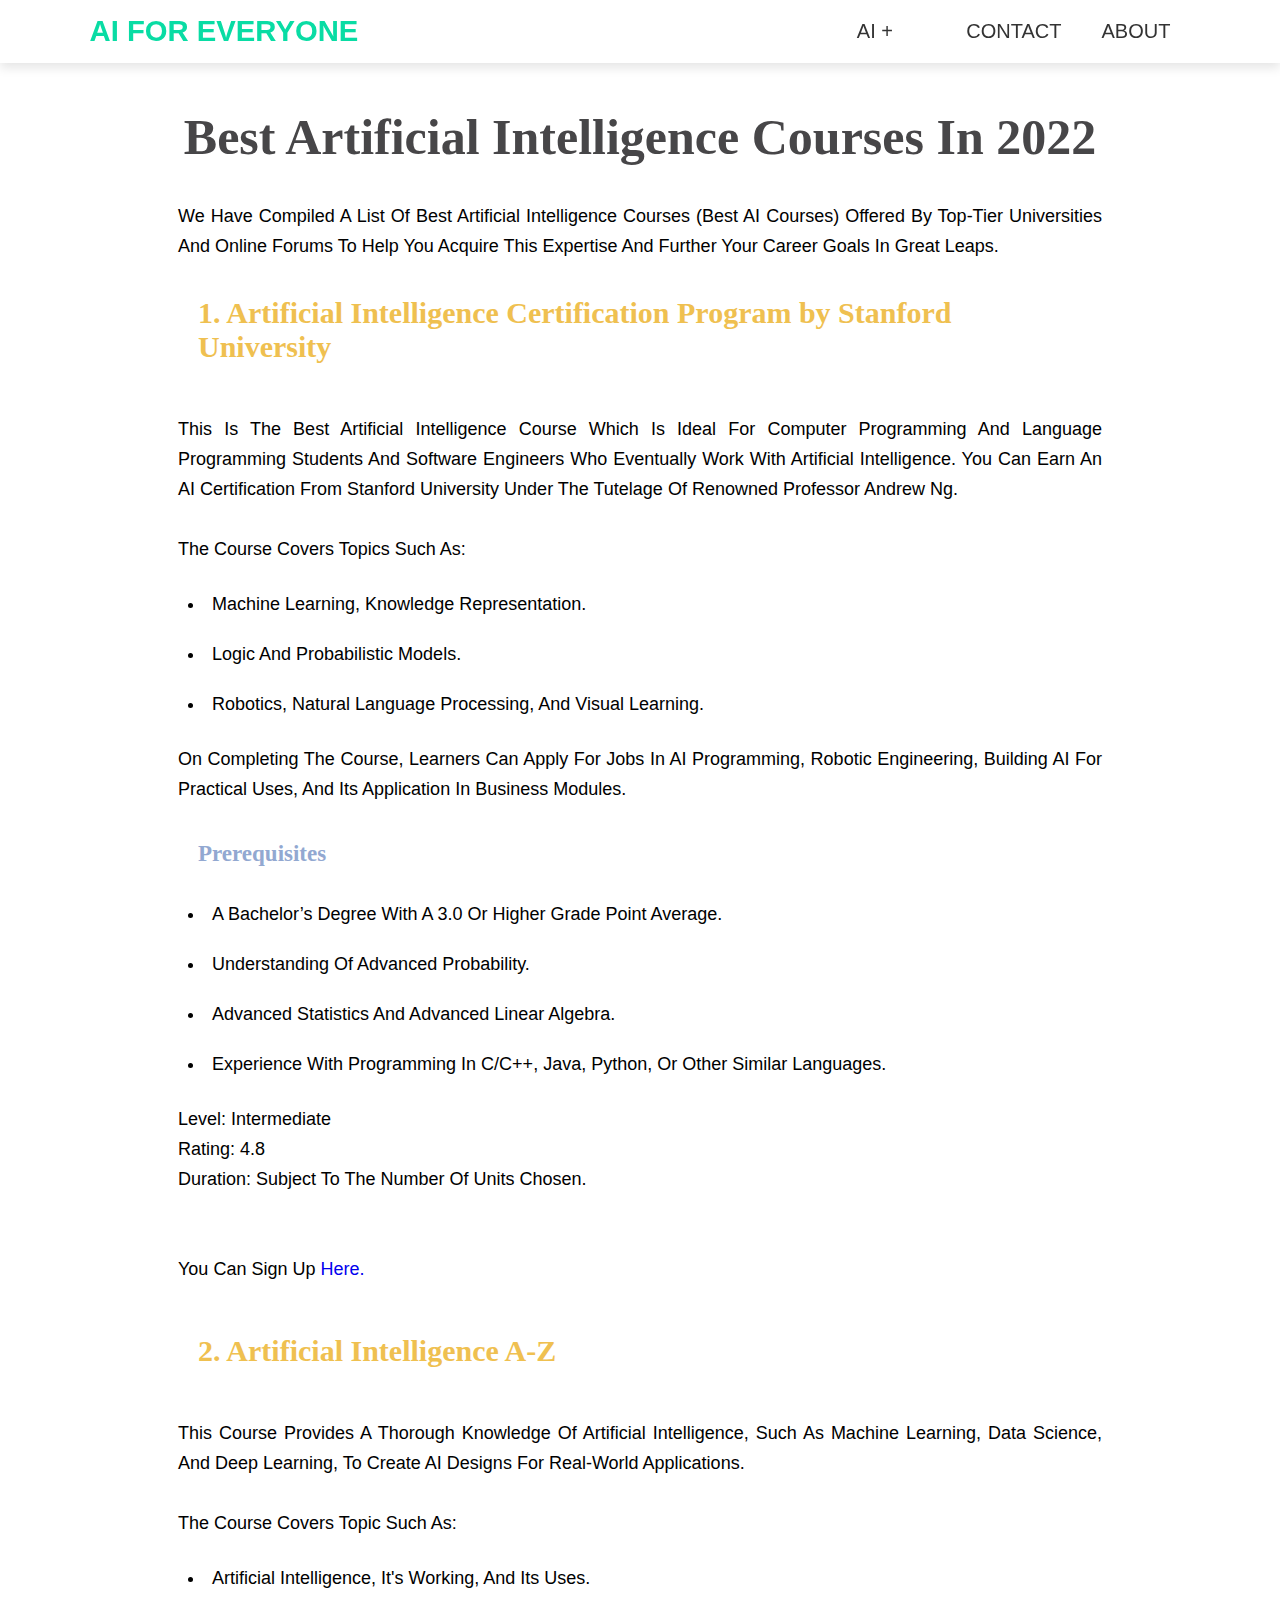
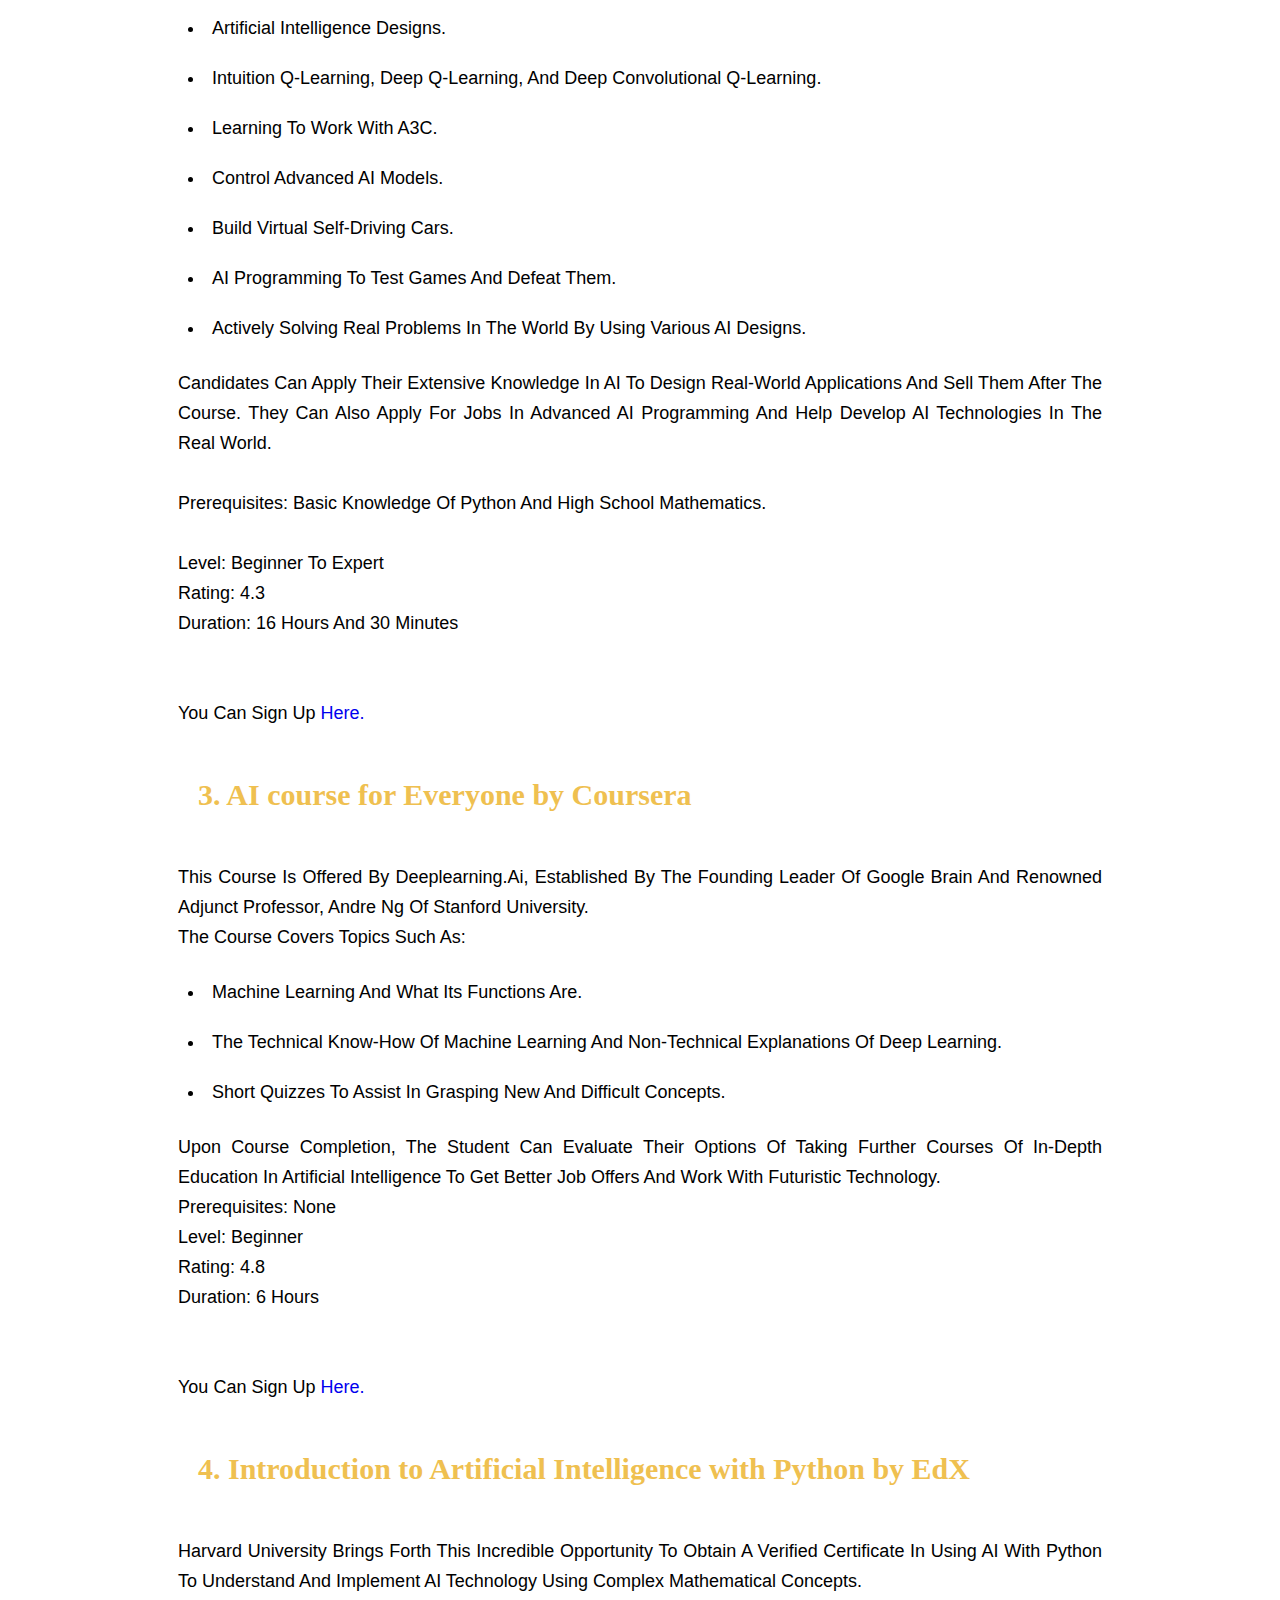
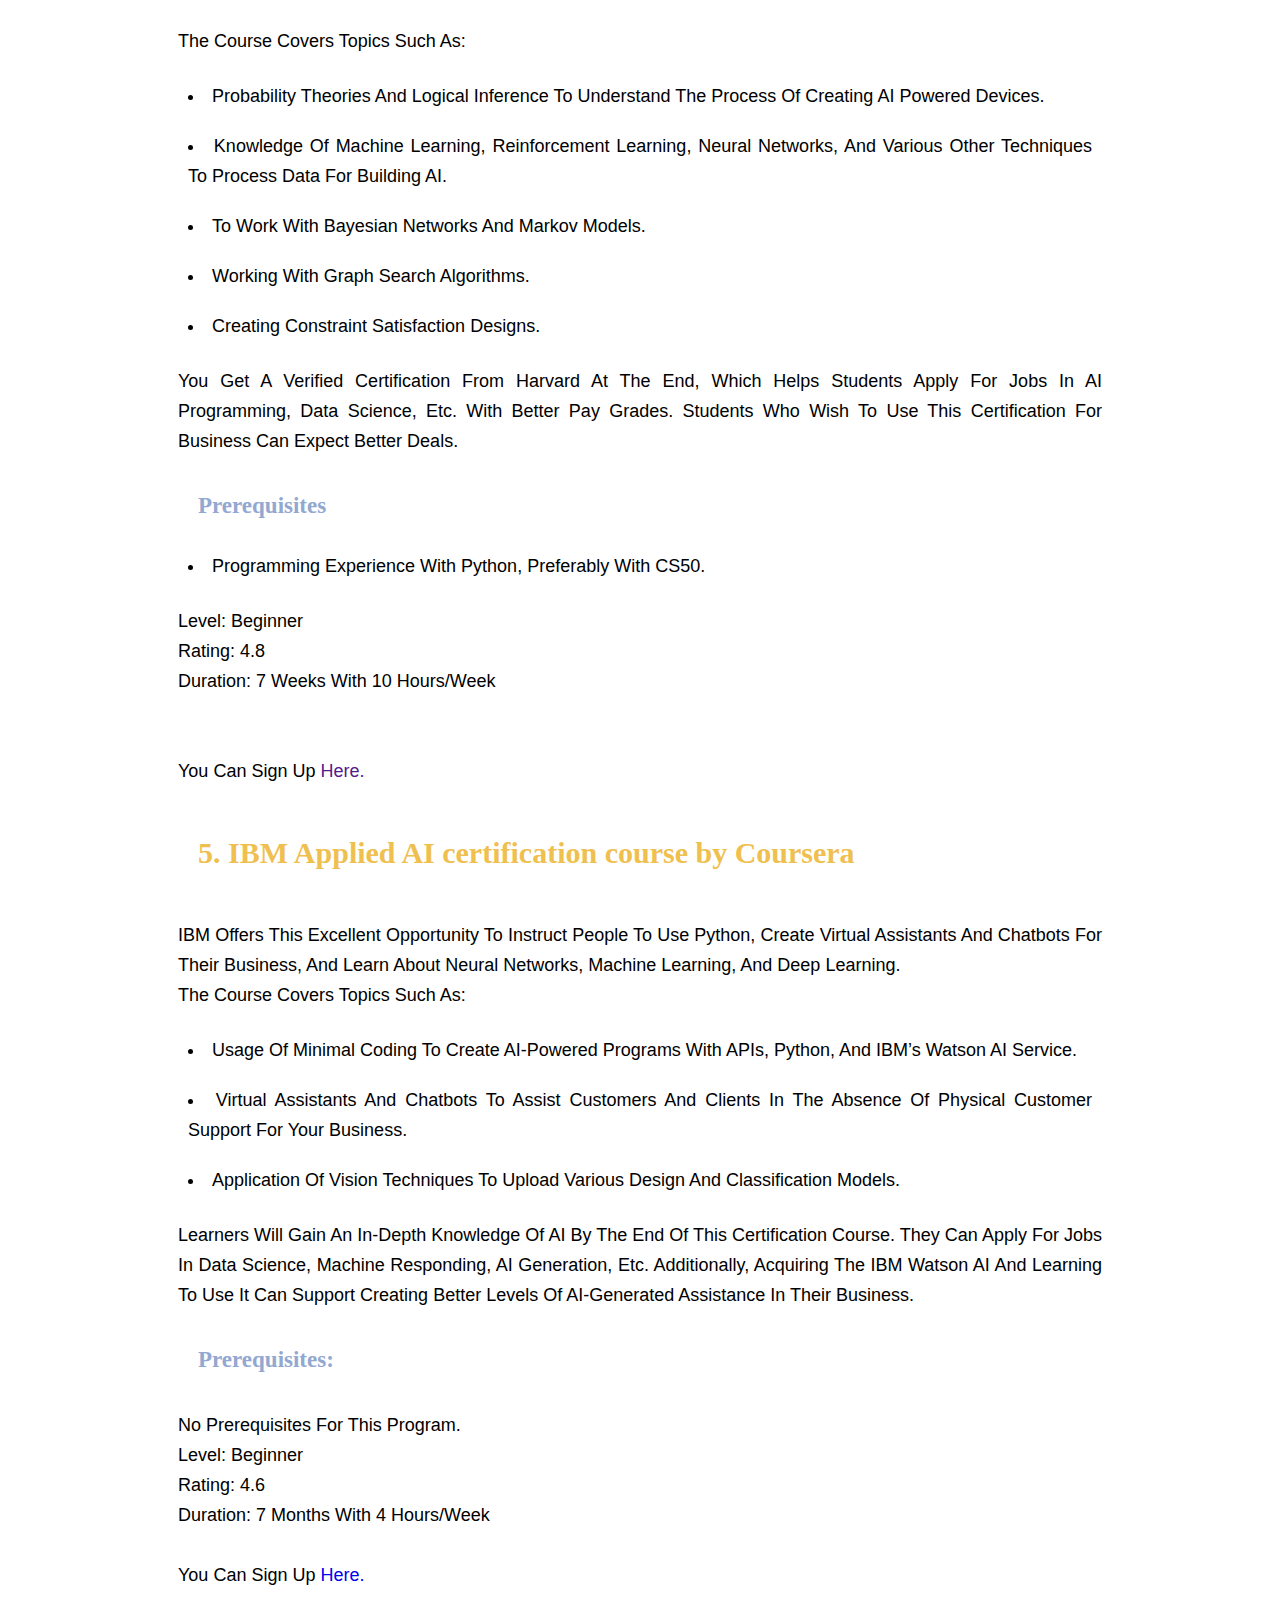
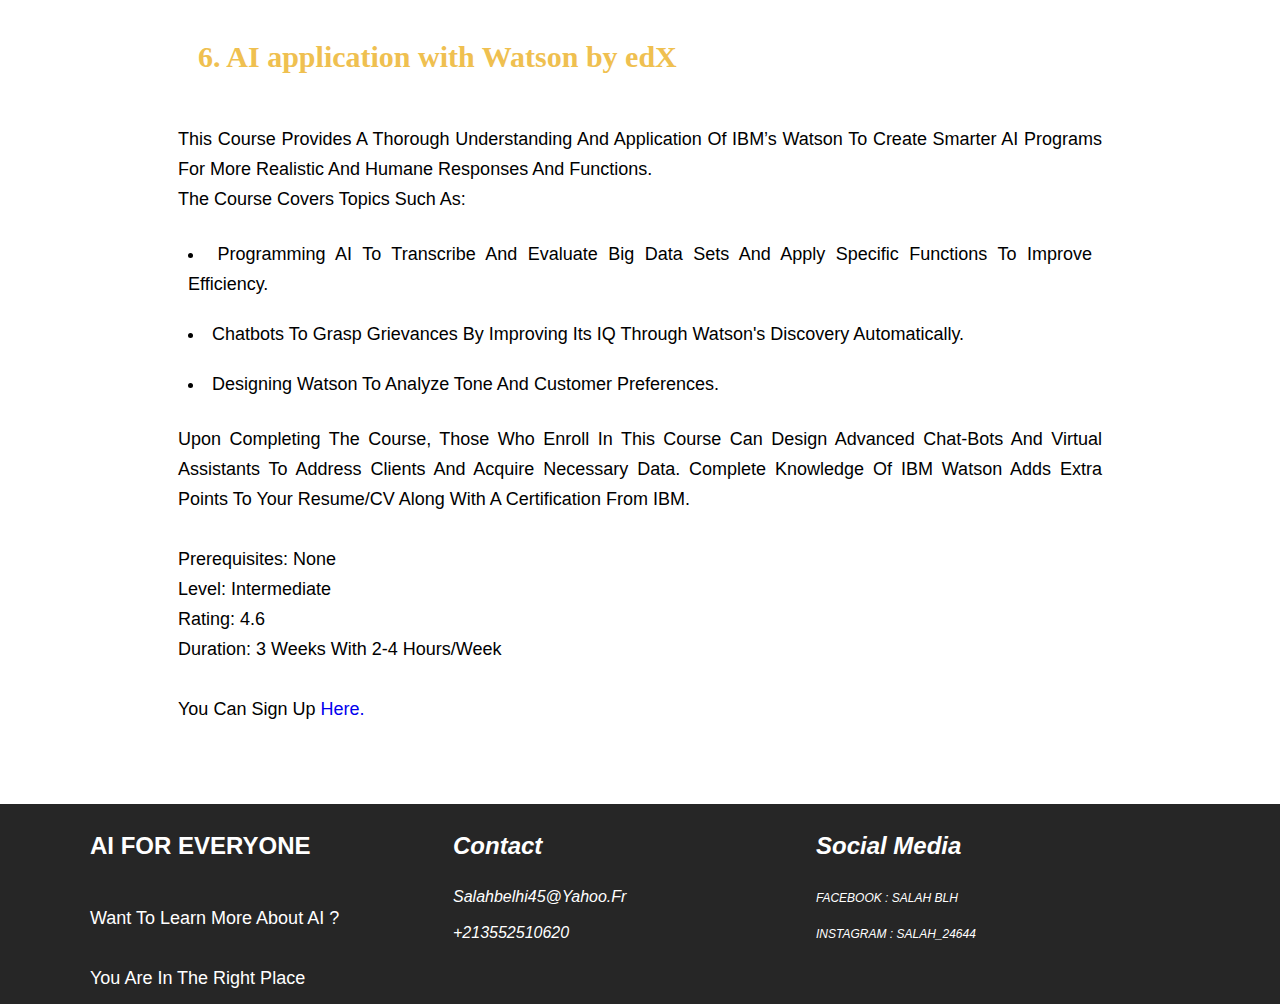
<file: best_ai_courses.html>
<!DOCTYPE html >
<html lang="en">

<head>

    <meta charset="UTF-8">
    <title> AI FOR EVERYONE </title>
    <meta name="viewport" content="width=device-width, initial-scale=1.0">
    <link rel="stylesheet" href="css/ai_pages.css">

</head>


<body>
    		<!--le navbar-->
    <header>
        <a href="index.html" class="logo">
            <h3>AI FOR EVERYONE</h3>
        </a>
        <nav class="navbar">
            <ul>
                <li><a href="#">AI + &nbsp; &nbsp; &nbsp;</a>
                    <ul>
                        <li><a href="what_is_ai.html">What is AI? </a></li>
                        <li><a href="ai_history.html">The History of AI</a> </li>
                        <li><a href="ai_applications.html">The Applications of AI </a> </li>
                        <li><a href="ai_branches.html">The Major Branches of AI </a> </li>
                        <li><a href="ai_best_books.html">Best AI Books </a> </li>
                        <li><a href="best_ai_courses.html">Best AI Courses </a> </li>
                        <li><a href="ai_future.html">The Future of AI </a> </li>
                        <li><a href="become_ai_specialist.html">How to Become an AI Specialist</a> </li>
                    </ul>
                </li>
                <li><a href="#ftr">CONTACT </a></li>
                <li><a href="about.html">ABOUT </a></li>
            </ul>
        </nav>
    </header>
	<!--******************************************************************************************-->
    <main>


        <h1><br> Best Artificial Intelligence Courses in 2022
        </h1>
        <p>We have compiled a list of Best Artificial Intelligence courses (Best AI Courses) offered by top-tier universities and online forums to help you acquire this expertise and further your career goals in great leaps.
        </p>
		<!--le contenue pricipale = un ensemle d'article-->
		<!--chaque article contient un titre + un element-->
		<!--un element contient une ou plusieurs paragraphes et/ou une liste -->
		<!--article1-->
		<article>
        <h4>1. Artificial Intelligence Certification Program by Stanford University </h4>
        <div class="element">

            <p>This is the best artificial intelligence course which is ideal for computer programming and language programming students and software engineers who eventually work with Artificial Intelligence. You can earn an AI certification from Stanford
                University under the tutelage of renowned Professor Andrew Ng.

            </p>
            <p>The course covers topics such as:</p>
            <ul>
                <li>Machine learning, knowledge representation.</li>
                <li>Logic and probabilistic models.</li>
                <li>Robotics, natural language processing, and visual learning.</li>
            </ul>
            <p>On completing the course, learners can apply for jobs in AI programming, Robotic Engineering, building AI for practical uses, and its application in business modules.</p>
            <h5>Prerequisites</h5>
            <ul>
                <li>A Bachelor’s degree with a 3.0 or higher grade point average.</li>
                <li>Understanding of advanced probability.</li>
                <li>Advanced statistics and advanced linear algebra.</li>
                <li>Experience with programming in C/C++, Java, Python, or other similar languages.
                </li>
            </ul>
            <p>Level: Intermediate <br> Rating: 4.8 <br> Duration: Subject to the number of units chosen. <br>
                <br><br> You can sign up <a href="https://online.stanford.edu/programs/artificial-intelligence-graduate-program">here.</a> <!--le lien de la formation-->

            </p>
        </div>
		</article>
		<!--article2-->
		<article>
        <h4> 2. Artificial Intelligence A-Z</h4>
        <div class="element">

            <p>This course provides a thorough knowledge of Artificial Intelligence, such as Machine Learning, Data Science, and Deep Learning, to create AI designs for real-world applications. </p>
            <p>The course covers topic such as:</p>
            <ul>
                <li> Artificial Intelligence, it's working, and its uses.</li>
                <li>Artificial Intelligence Designs.</li>
                <li>Intuition Q-learning, Deep Q-learning, and Deep Convolutional Q-learning. </li>
                <li>Learning to work with A3C.</li>
                <li>Control advanced AI models.</li>
                <li>Build Virtual Self-driving cars.</li>
                <li>AI programming to test games and defeat them.</li>
                <li> Actively solving real problems in the world by using various AI designs.</li>
            </ul>
            <p>Candidates can apply their extensive knowledge in AI to design real-world applications and sell them after the course. They can also apply for jobs in advanced AI programming and help develop AI technologies in the real world.</p>

            <p> Prerequisites: Basic knowledge of python and high school mathematics.</p>
            <p>Level: Beginner to Expert <br> Rating: 4.3 <br> Duration: 16 hours and 30 minutes</p>
            <p>
                <br> You can sign up <a href="https://www.udemy.com/course/artificial-intelligence-az/?ranMID=39197&ranEAID=jU79Zysihs4&ranSiteID=jU79Zysihs4-5Zh5Kzbg8iez_KexFCHzQQ&LSNPUBID=jU79Zysihs4&utm_source=aff-campaign&utm_medium=udemyads">here.</a>

            </p>
        </div>
		
		</article>
		<!--article3-->
		<article>

        <h4> 3. AI course for Everyone by Coursera</h4>
        <div class="element">

            <p>This course is offered by deeplearning.ai, established by the founding leader of Google brain and renowned Adjunct professor, Andre Ng of Stanford University. <br> The course covers topics such as:</p>
            <ul>
                <li>Machine learning and what its functions are.</li>
                <li>The technical know-how of machine learning and non-technical explanations of deep learning.</li>
                <li>Short quizzes to assist in grasping new and difficult concepts. </li>
            </ul>
            <p>
                Upon course completion, the student can evaluate their options of taking further courses of in-depth education in Artificial Intelligence to get better job offers and work with futuristic technology.
                <br> Prerequisites: None <br> Level: Beginner <br> Rating: 4.8 <br> Duration: 6 hours

            </p>
            <p>
                <br> You can sign up <a href="https://www.coursera.org/learn/ai-for-everyone?irclickid=xpYVcJTkgxyIRM91t71FG1pGUkGVByzJJ3Og0s0&irgwc=1&utm_medium=partners&utm_source=impact&utm_campaign=2890636&utm_content=b2c">here.</a>

            </p>
        </div>
		</article>
		<!--article4-->
		<article>

        <h4> 4. Introduction to Artificial Intelligence with Python by EdX</h4>
        <div class="element">

            <p>Harvard University brings forth this incredible opportunity to obtain a Verified Certificate in using AI with Python to understand and implement AI technology using complex mathematical concepts. </p>
            <p>The course covers topics such as:</p>
            <ul>
                <li>Probability theories and logical inference to understand the process of creating AI powered devices.</li>
                <li>Knowledge of machine learning, reinforcement learning, neural networks, and various other techniques to process data for building AI.</li>
                <li>To work with Bayesian networks and Markov models.</li>
                <li>Working with Graph Search Algorithms.</li>
                <li>Creating constraint satisfaction designs. </li>
            </ul>
            <p>You get a verified certification from Harvard at the end, which helps students apply for jobs in AI programming, data science, etc. with better pay grades. Students who wish to use this certification for business can expect better deals.</p>
            <h5>Prerequisites</h5>
            <ul>
                <li>Programming Experience with Python, preferably with CS50.</li>
            </ul>
            <p>Level: Beginner <br> Rating: 4.8 <br> Duration: 7 weeks with 10 hours/week</p>
            <p>
                <br> You can sign up <a href="">here.</a>

            </p>
        </div>
		</article>
		<!--article5-->
		<article>

        <h4>5. IBM Applied AI certification course by Coursera</h4>
        <div class="element">

            <p> IBM offers this excellent opportunity to instruct people to use Python, create virtual assistants and chatbots for their business, and learn about neural networks, machine learning, and deep learning.
                <br> The course covers topics such as:
            </p>

            <ul>
                <li>Usage of minimal coding to create AI-powered programs with APIs, Python, and IBM’s Watson AI service.</li>
                <li>Virtual assistants and chatbots to assist customers and clients in the absence of physical customer support for your business.</li>
                <li>Application of vision techniques to upload various design and classification models.</li>
            </ul>
            <p>Learners will gain an in-depth knowledge of AI by the end of this certification course. They can apply for jobs in Data Science, Machine responding, AI generation, etc. Additionally, acquiring the IBM Watson AI and learning to use it can support
                creating better levels of AI-generated assistance in their business.</p>
            <h5>Prerequisites:</h5>
            <p>No prerequisites for this program. <br> Level: Beginner <br> Rating: 4.6 <br> Duration: 7 months with 4 hours/week
                <br><br> You can sign up <a href="https://www.coursera.org/professional-certificates/applied-artifical-intelligence-ibm-watson-ai?irclickid=xpYVcJTkgxyIRM91t71FG1pGUkGVBWXtJ3Og0s0&irgwc=1&utm_medium=partners&utm_source=impact&utm_campaign=2890636&utm_content=b2c">here.</a>

            </p>
        </div>
		</article>
		<!--article6-->
		<article>

        <h4> 6. AI application with Watson by edX</h4>
        <div class="element">

            <p> This course provides a thorough understanding and application of IBM’s Watson to create smarter AI programs for more realistic and humane responses and functions.
                <br> The course covers topics such as:</p>

            <ul>
                <li>Programming AI to transcribe and evaluate big data sets and apply specific functions to improve efficiency.</li>
                <li>Chatbots to grasp grievances by improving its IQ through Watson's discovery automatically.</li>
                <li>Designing Watson to analyze tone and customer preferences.
                </li>
            </ul>
            <p>Upon completing the course, those who enroll in this course can design advanced chat-bots and virtual assistants to address clients and acquire necessary data. Complete knowledge of IBM Watson adds extra points to your Resume/CV along with
                a certification from IBM.</p>
            <p>
                Prerequisites: None <br> Level: Intermediate <br> Rating: 4.6 <br> Duration: 3 weeks with 2-4 hours/week
                <br><br> You can sign up <a href="https://www.edx.org/course/AI-applications-with-watson">here.</a>

            </p>
        </div>
		</article>
    </main>
	<!--le footer-->
    <footer id="ftr">
        <div class="footer-p">
            <div class="parti-footer">
                <h2><br> AI FOR EVERYONE <br><br></h2>
                <P>
                    Want to learn more about AI ?<br><br> you are in the right place
                </P>
            </div>
			<address>
            <div class="parti-footer">
                <h2><br> Contact <br><br></h2>

                <ul>
                    <li>salahbelhi45@yahoo.fr</li><br>
                    <li>+213552510620</li>
                </ul>

            </div>

            <div class="parti-footer">
                <h2><br> Social media <br><br></h2>

                <ul>
                    <li><a href="https://www.facebook.com/salah.blh.58/">facebook : Salah blh</a></li><br>
                    <li><a href="https://www.instagram.com/salah_24644/">instagram : salah_24644</a></li>
                </ul>

            </div>
			</address>
        </div>


    </footer>
</body>

</html>
</file>
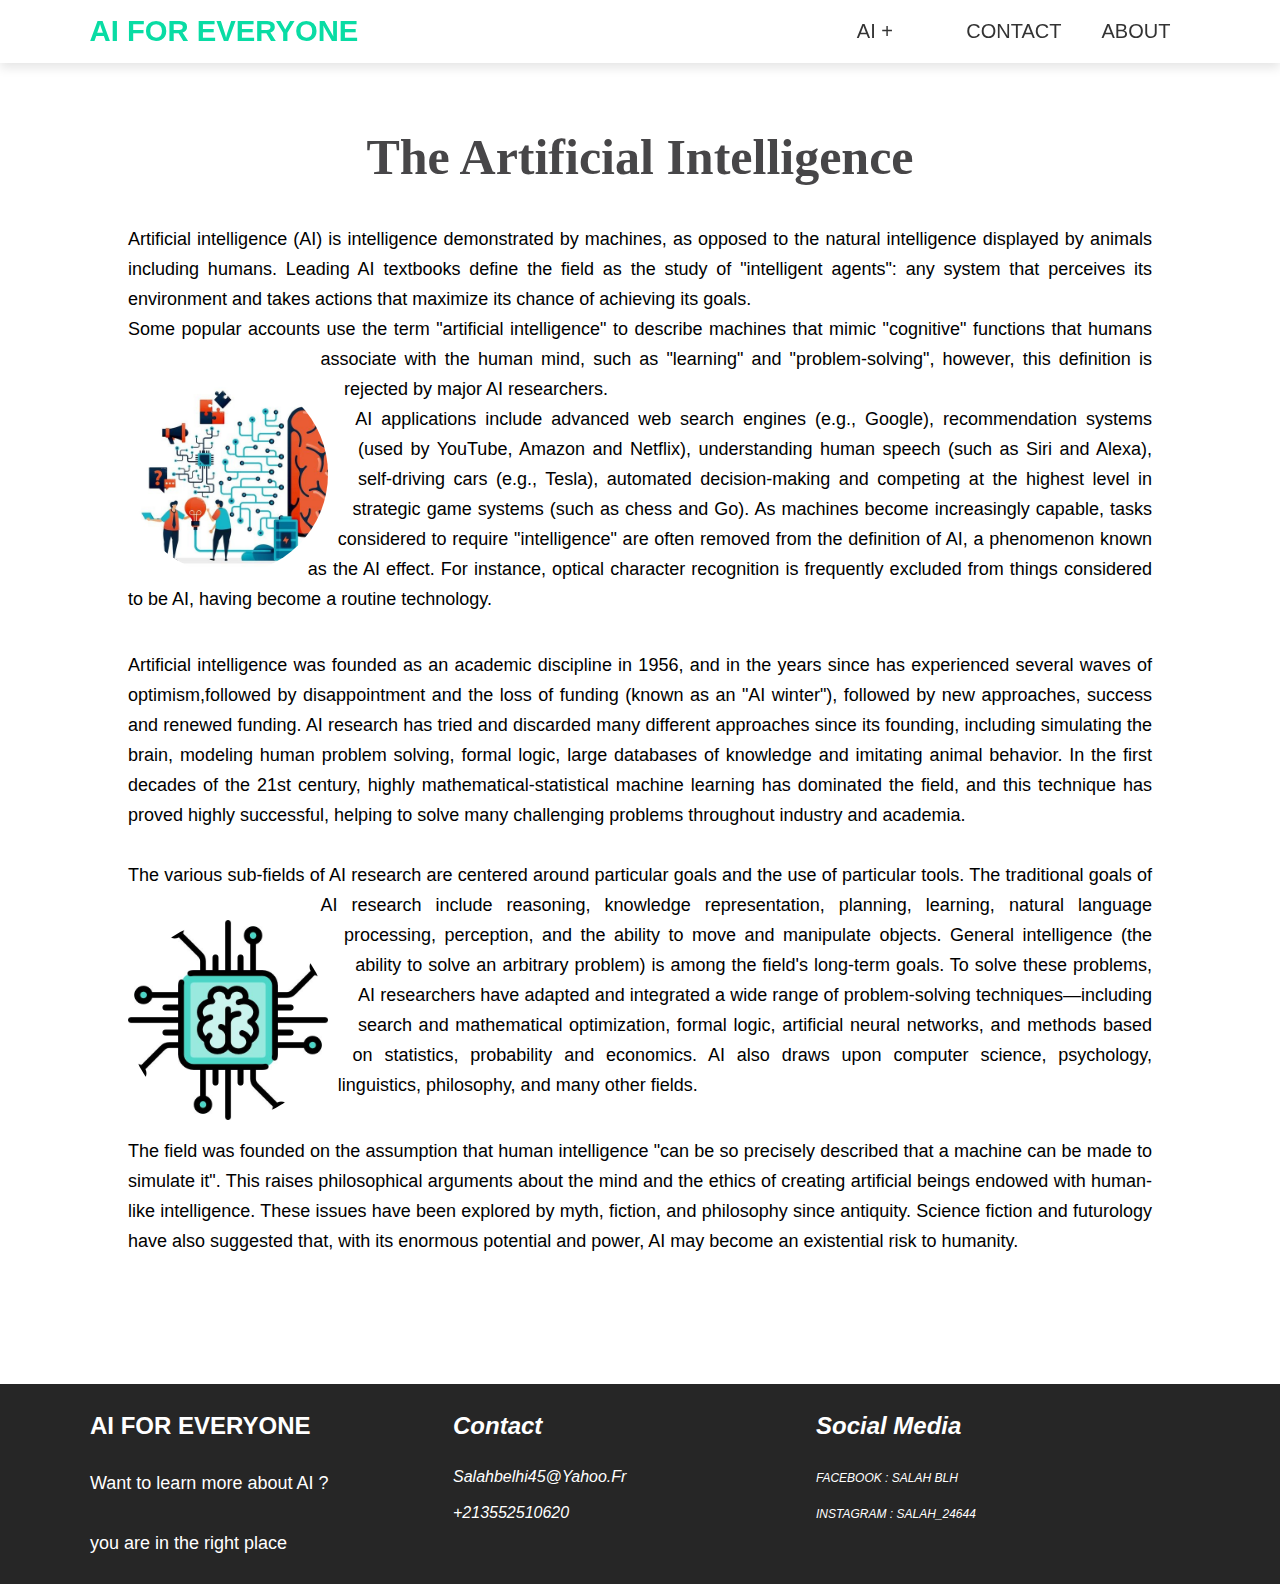
<file: what_is_ai.html>
<!DOCTYPE html >
<html lang="en">

<head>

    <meta charset="UTF-8">
    <title> AI FOR EVERYONE </title>
    <meta name="viewport" content="width=device-width, initial-scale=1.0">
    <link rel="stylesheet" href="css/what_is_ai.css">

</head>


<body>
<!--la navbar-->
    <header>
        <a href="index.html" class="logo">
            <h3>AI FOR EVERYONE</h3>
        </a>
        <nav class="navbar">
            <ul>
                <li><a href="#">AI + &nbsp; &nbsp; &nbsp;</a>
                    <ul>
                        <li><a href="what_is_ai.html">What is AI? </a></li>
                        <li><a href="ai_history.html">The History of AI</a> </li>
                        <li><a href="ai_applications.html">The Applications of AI </a> </li>
                        <li><a href="ai_branches.html">The Major Branches of AI </a> </li>
                        <li><a href="ai_best_books.html">Best AI Books </a> </li>
                        <li><a href="best_ai_courses.html">Best AI Courses </a> </li>
                        <li><a href="ai_future.html">The Future of AI </a> </li>
                        <li><a href="become_ai_specialist.html">How to Become an AI Specialist</a> </li>
                    </ul>
                </li>
                <li><a href="#ftr">CONTACT </a></li>
                <li><a href="about.html">ABOUT </a></li>
            </ul>
        </nav>
    </header>

    <main>
        <div class="container"> <!--le contenue principale de lq page-->
            <h1>The Artificial intelligence</h1>
            <br>
            <p>
                Artificial intelligence (AI) is intelligence demonstrated by machines, as opposed to the natural intelligence displayed by animals including humans. Leading AI textbooks define the field as the study of "intelligent agents": any system that perceives
                its environment and takes actions that maximize its chance of achieving its goals.
            </p>
            <div class="circle"></div> <!--la premiere image sous forme de cercle-->
            <p>
                Some popular accounts use the term "artificial intelligence" to describe machines that mimic "cognitive" functions that humans associate with the human mind, such as "learning" and "problem-solving", however, this definition is rejected by major AI researchers.
            </p>
            <p>
                <abbr title="ARTIFICIAL INTELLIGENCE ">AI</abbr> applications include advanced web search engines (e.g., Google), recommendation systems (used by YouTube, Amazon and Netflix), understanding human speech (such as Siri and Alexa), self-driving cars (e.g., Tesla), automated decision-making and competing
                at the highest level in strategic game systems (such as chess and Go). As machines become increasingly capable, tasks considered to require "intelligence" are often removed from the definition of AI, a phenomenon known as the AI effect.
                For instance, optical character recognition is frequently excluded from things considered to be AI, having become a routine technology.
            </p>
            <br>
            <br>
            <p>
                Artificial intelligence was founded as an academic discipline in 1956, and in the years since has experienced several waves of optimism,followed by disappointment and the loss of funding (known as an "AI winter"), followed by new approaches, success and
                renewed funding. AI research has tried and discarded many different approaches since its founding, including simulating the brain, modeling human problem solving, formal logic, large databases of knowledge and imitating animal behavior.
                In the first decades of the 21st century, highly mathematical-statistical machine learning has dominated the field, and this technique has proved highly successful, helping to solve many challenging problems throughout industry and academia.
                <br>
                <br>
            </p>
            <div class="circle2"></div> <!--la deuxieme image sous forme de cercle-->
            <p>
                The various sub-fields of AI research are centered around particular goals and the use of particular tools. The traditional goals of AI research include reasoning, knowledge representation, planning, learning, natural language processing, perception,
                and the ability to move and manipulate objects. General intelligence (the ability to solve an arbitrary problem) is among the field's long-term goals. To solve these problems, AI researchers have adapted and integrated a wide range of
                problem-solving techniques—including search and mathematical optimization, formal logic, artificial neural networks, and methods based on statistics, probability and economics. AI also draws upon computer science, psychology, linguistics,
                philosophy, and many other fields.
            </p>
            <br>
            <br>
            <P>
                The field was founded on the assumption that human intelligence "can be so precisely described that a machine can be made to simulate it". This raises philosophical arguments about the mind and the ethics of creating artificial beings endowed with human-like
                intelligence. These issues have been explored by myth, fiction, and philosophy since antiquity. Science fiction and futurology have also suggested that, with its enormous potential and power, AI may become an existential risk to humanity.
            </p>
        </div>
</body>
</main>
<!--le footer-->
<footer id="ftr">
    <div class="footer-p">
        <div class="parti-footer">
            <h2><br> AI FOR EVERYONE <br><br></h2>
            <P>
                Want to learn more about AI ?<br><br> you are in the right place
            </P>
        </div>
		<address>
        <div class="parti-footer">
            <h2><br> Contact <br><br></h2>

            <ul>
                <li>salahbelhi45@yahoo.fr</li><br>
                <li>+213552510620</li>
            </ul>

        </div>

        <div class="parti-footer">
            <h2><br> Social media <br><br></h2>

            <ul>
                <li><a href="https://www.facebook.com/salah.blh.58/">facebook : Salah blh</a></li><br>
                <li><a href="https://www.instagram.com/salah_24644/">instagram : salah_24644</a></li>
            </ul>

        </div>
		</address>
    </div>


</footer>

</html>
</file>
<file: css/style .css>
/*****************style appliquee a tous les elements***********************/
* {
    margin: 0;
    padding: 0;
    box-sizing: border-box;
    font-family: Arial, Helvetica, sans-serif;
    text-transform: capitalize;  /*pour le navbar*/
    text-decoration: none;
}
/*********************************************le style appliquer au navbar****************************************************************/
header {
    position: fixed;
    top: 0;
    left: 0;
    right: 0;
    background: #ffffff;
    box-shadow: 0 5px 10px rgb(0, 0, 0, .1);
    padding: 0px 7%;
    display: flex;
    align-items: center;
    justify-content: space-between;
    z-index: 1000;
}




header .logo {
    font-weight: bolder;
    font-size: 25px;
    color: #09dca4;
}

header .navbar ul {
    list-style: none;
}

header .navbar ul li {
    position: relative;
    float: left;
}

header .navbar ul li a {
    font-size: 20px;
    padding: 20px;
    color: #333;
    display: block;
}

header .navbar ul li a:hover {
    background: #333;
    color: #fff;
}

header .navbar ul li ul {
    position: absolute;
    left: 0;
    width: 200px;
    background: #fff;
    display: none;
}

header .navbar ul li ul li {
    width: 100%;
    border-top: 1px solid rgba(0, 0, 0, .1);
}

header .navbar ul li ul li ul {
    left: 200px;
    top: 0;
}

header .navbar ul li :focus-within>ul,
header .navbar ul li:hover>ul {
    display: initial;
}

header .navbar {
    float: none;
}


/****************************style appliqueé a l'image dans la page principale********************************/

.page_pricipale {
    padding: 200px;
    width: 100%;
    height: 560px;
    background: url("../images/bg1.jpg");
    background-repeat: no-repeat;
    background-size: contain;
    background-position: center;
}


/*******************************style appliqueé au cartes******************************************************/

.main {
    margin: 2%;
}

.card {
    width: 20%;
    display: inline-block;
    box-shadow: 2px 2px 20px black;
    border-radius: 5px;
    margin: 2%;
}

.image img {
    height: 300px;
    width: 100%;
    border-top-right-radius: 5px;
    border-top-left-radius: 5px;
}

.title {
    text-align: center;
    padding: 10px;
}

.title h1 {
    font-size: 20px;
}

.des {
    padding: 3px;
    text-align: center;
    padding-top: 10px;
    border-bottom-right-radius: 5px;
    border-bottom-left-radius: 5px;
}

button {
    margin-top: 40px;
    margin-bottom: 10px;
    background-color: white;
    border: 1px solid black;
    border-radius: 5px;
    padding: 10px;
}

button:hover {
    background-color: black;
    color: white;
    transition: .5s;
    cursor: pointer;
}


/***********************************************************style appliqueé au footer************************************************************************/

.footer-p {
    width: 1100px;
    margin: 0 auto;
}

.parti-footer {
    width: 33%;
    float: left;
    text-align: left;
    color: #fff;
}

.parti-footer ul {
    margin: 0;
    padding: 0;
    list-style: none;
}

.parti-footer ul a {
    text-transform: uppercase;
    text-decoration: none;
    color: #fff;
    font-size: 12px;
}

.parti-footer p {
    width: 70%;
}

footer {
    width: 100%;
    height: 200px;
    position: relative;
    bottom: 0;
    z-index: -1;
    background-color: #262626;
}
</file>
<file: css/about.css>
* {
    margin: 0;
    padding: 0;
    box-sizing: border-box;
    font-family: Arial, Helvetica, sans-serif;
    text-transform: capitalize;
    text-decoration: none;
    background-color: white;
}
/*****************************navbar****************************/
header {
    position: fixed;
    top: 0;
    left: 0;
    right: 0;
    background: #ffffff;
    box-shadow: 0 5px 10px rgb(0, 0, 0, .1);
    padding: 0px 7%;
    display: flex;
    align-items: center;
    justify-content: space-between;
    z-index: 1000;
}

header .logo {
    font-weight: bolder;
    font-size: 25px;
    color: #09dca4;
}

header .navbar ul {
    list-style: none;
}

header .navbar ul li {
    position: relative;
    float: left;
}

header .navbar ul li a {
    font-size: 20px;
    padding: 20px;
    color: #333;
    display: block;
}

header .navbar ul li a:hover {
    background: #333;
    color: #fff;
}

header .navbar ul li ul {
    position: absolute;
    left: 0;
    width: 200px;
    background: #fff;
    display: none;
}

header .navbar ul li ul li {
    width: 100%;
    border-top: 1px solid rgba(0, 0, 0, .1);
}

header .navbar ul li ul li ul {
    left: 200px;
    top: 0;
}

header .navbar ul li :focus-within>ul,
header .navbar ul li:hover>ul {
    display: initial;
}

header .navbar {
    float: none;
}

body {
    margin: 0;
    padding: 0;
    background: #fff;
}

main {
    position: absolute;
    top: 50%;
    left: 50%;
    transform: translate(-50%, -50%);
    height: 400px;
    width: 1200px;
    background: #fff;
    box-shadow: 0 25px 30px rgb(0, 0, 0, .5);
    display: flex;
}

/***********************************************************************************************/
/***************style apppliquee au text**************/

.content {
    margin: 0;
    padding: 0;
    text-align: left;
    line-height: 30px;
    font-size: large;
    width: 70%;
}


h1 {
    text-align: center;
    margin: 0 0 20px;
    padding: 0;
    font-size: 30px;
    font-family: "Times New Roman", Times, serif;
    
    color: #474648;
}
/**************style applique a limage************************/
.imagebox {
    width: 30%;
    height: 100%;
    background: url(../images/5.jpg);
    background-position: center;
	background-size:cover;
	background-repeat:no-repeat;
}
</file>
<file: css/ai_pages.css>
* {
        margin: 0;
        padding: 0;
        box-sizing: border-box;
        font-family: Arial, Helvetica, sans-serif;
        text-transform: capitalize;
        text-decoration: none;
    }
    /****le style de contenu principal***/
    
    main {
        padding: 50px;
        width: 80%;
        margin: auto;
        min-width: 460px;
    }
    /******************le navbar***********************/
    
    header {
        position: fixed;
        top: 0;
        left: 0;
        right: 0;
        background: #ffffff;
        box-shadow: 0 5px 10px rgb(0, 0, 0, .1);
        padding: 0px 7%;
        display: flex;
        align-items: center;
        justify-content: space-between;
        z-index: 1000;
    }
    
    header .logo {
        font-weight: bolder;
        font-size: 25px;
        color: #09dca4;
    }
    
    header .navbar ul {
        list-style: none;
    }
    
    header .navbar ul li {
        position: relative;
        float: left;
    }
    
    header .navbar ul li a {
        font-size: 20px;
        padding: 20px;
        color: #333;
        display: block;
    }
    
    header .navbar ul li a:hover {
        background: #333;
        color: #fff;
    }
    
    header .navbar ul li ul {
        position: absolute;
        left: 0;
        width: 200px;
        background: #fff;
        display: none;
    }
    
    header .navbar ul li ul li {
        width: 100%;
        border-top: 1px solid rgba(0, 0, 0, .1);
    }
    
    header .navbar ul li ul li ul {
        left: 200px;
        top: 0;
    }
    
    header .navbar ul li :focus-within>ul,
    header .navbar ul li:hover>ul {
        display: initial;
    }
    
    header .navbar {
        float: none;
    }
    /*************************************************************/
    /*les styles des titres*/
    
    h1 {
        text-align: center;
        margin: 0 0 20px;
        padding: 0;
        font-size: 50px;
        font-family: "Times New Roman", Times, serif;
        color: #474648;
    }
    
    h4 {
        text-align: left;
        margin: 20px;
        padding: 0;
        font-size: 30px;
        font-family: "Times New Roman", Times, serif;
        color: #efc050;
        text-transform: none;
    }
    
    h5 {
        text-align: left;
        margin: 20px;
        padding: 0;
        font-size: 23px;
        font-family: "Times New Roman", Times, serif;
        color: #92a8d1;
        text-transform: none;
    }
    /*le style d'une paragraphe*/
    
    p,
    .element {
        margin: 0;
        padding-top: 15px;
        padding-bottom: 15px;
        text-align: justify;
        line-height: 30px;
        font-size: large;
    }
    /*le style d'image*/
    
    img {
        box-shadow: 1px 1px 10px black;
        border-radius: 5px;
        display: block;
        margin-left: auto;
        margin-right: auto;
    }
    
    figcaption {
        text-align: center;
        padding: 20px;
        font-size: 25px;
        color: #92a8d1;
    }
	/**************le style des images sous forme d'un cercle***********/
	/*on n'a pas mais le liens d'image dans la partie html parce que on a deja associe un styple au tague "img"*/
.circle {
    width: 200px;
    height: 200px;
    background: url(../images/14.jpg);
    background-repeat: no-repeat;
    background-size: cover;
    border-radius: 50%;
    float: left;
    shape-outside: circle();  /*La propriété shape-outside définit une forme autour de laquelle le contenu en ligne devra s’écouler */
    margin: 60px 30px 30px 0px
}

.circle2 {
    width: 200px;
    height: 200px;
    background: url(../images/18.jpg);
    background-repeat: no-repeat;
    background-size: contain;
    border-radius: 50%;
    float: left;
    shape-outside: circle();  /*La propriété shape-outside définit une forme autour de laquelle le contenu en ligne devra s’écouler */
    margin: 60px 30px 30px 0px
}

.circle3 {
    width: 200px;
    height: 200px;
    background: url(../images/6.jpg);
    background-repeat: no-repeat;
    background-size: cover;
    border-radius: 50%;
    float: left;
    shape-outside: circle();  /*La propriété shape-outside définit une forme autour de laquelle le contenu en ligne devra s’écouler */
    margin: 60px 30px 30px 0px
}

    /*le style d'une liste "ul" a l'interieur d'un element*/
    
    .element ul li {
        padding: 10px;
        list-style-position: inside;
    }
    /*le style d'une liste "ol"*/
    
    ol li {
        padding: 10px;
        list-style-position: inside;
    }
    /**************************le footer*************************/
    
    .footer-p {
        width: 1100px;
        margin: 0 auto;
    }
    
    .parti-footer {
        width: 33%;
        float: left;
        text-align: left;
        color: #fff;
    }
    
    .parti-footer ul {
        margin: 0;
        padding: 0;
        list-style: none;
    }
    
    .parti-footer ul a {
        text-transform: uppercase;
        text-decoration: none;
        color: #fff;
        font-size: 12px;
    }
    
    .parti-footer p {
        width: 70%;
    }
    
    footer {
        width: 100%;
        height: 200px;
        position: relative;
        bottom: 0;
        z-index: -1;
        background-color: #262626;
    }
    
    main {
        position: relative;
    }
    /*********************************************************************/
</file>
<file: css/ai_best_books.css>
* {
    margin: 0;
    padding: 0;
    box-sizing: border-box;
    font-family: Arial, Helvetica, sans-serif;
    text-transform: capitalize;
    text-decoration: none;
}


/*******************************************navbar******************************************************/

header {
    position: fixed;
    top: 0;
    left: 0;
    right: 0;
    background: #ffffff;
    box-shadow: 0 5px 10px rgb(0, 0, 0, .1);
    padding: 0px 7%;
    display: flex;
    align-items: center;
    justify-content: space-between;
    z-index: 1000;
}

header .logo {
    font-weight: bolder;
    font-size: 25px;
    color: #09dca4;
}

header .navbar ul {
    list-style: none;
}

header .navbar ul li {
    position: relative;
    float: left;
}

header .navbar ul li a {
    font-size: 20px;
    padding: 20px;
    color: #333;
    display: block;
}

header .navbar ul li a:hover {
    background: #333;
    color: #fff;
}

header .navbar ul li ul {
    position: absolute;
    left: 0;
    width: 200px;
    background: #fff;
    display: none;
}

header .navbar ul li ul li {
    width: 100%;
    border-top: 1px solid rgba(0, 0, 0, .1);
}

header .navbar ul li ul li ul {
    left: 200px;
    top: 0;
}

header .navbar ul li :focus-within>ul,
header .navbar ul li:hover>ul {
    display: initial;
}

header .navbar {
    float: none;
}


/************************************les cartes****************************************************/

h1 {
    text-align: center;
    margin: 0 0 20px;
    padding: 0;
    font-size: 50px;
    font-family: "Times New Roman", Times, serif;
    color: #2E3842;
}

.main {
    margin: 2%;
}

.card {
    width: 40%;
    display: inline-block;
    box-shadow: 2px 2px 20px black;
    border-radius: 5px;
    margin: 2%;
    align-items: center;
}

.image img {
    width: 100%;
    height: 400px;
    border-top-right-radius: 5px;
    border-top-left-radius: 5px;
    float: left;
}

.title {
    text-align: center;
    padding: 10px;
}

.title h1 {
    font-size: 20px;
    display: inline-block;
    width: 40%;
}

.des {
    padding: 3px;
    text-align: center;
    padding-top: 10px;
    border-bottom-right-radius: 5px;
    border-bottom-left-radius: 5px;
    width: 100%;
}

p {
    margin: 0;
    padding: 0;
    text-align: justify;
    line-height: 25px;
    font-size: medium;
}

button {
    margin-top: 40px;
    margin-bottom: 10px;
    background-color: white;
    border: 1px solid black;
    border-radius: 5px;
    padding: 10px;
}

button:hover {
    background-color: black;
    color: white;
    transition: .5s;
    cursor: pointer;
}


/******************************************le footer****************************************************/

.footer-p {
    width: 1100px;
    margin: 0 auto;
}

.parti-footer {
    width: 33%;
    float: left;
    text-align: left;
    color: #fff;
}

.parti-footer ul {
    margin: 0;
    padding: 0;
    list-style: none;
}

.parti-footer ul a {
    text-transform: uppercase;
    text-decoration: none;
    color: #fff;
    font-size: 12px;
}

.parti-footer p {
    width: 70%;
}

footer {
    width: 100%;
    height: 200px;
    position: relative;
    bottom: 0;
    z-index: -1;
    background-color: #262626;
}
</file>
<file: css/what_is_ai.css>
* {
    margin: 0;
    padding: 0;
    box-sizing: border-box;
    font-family: Arial, Helvetica, sans-serif;
    text-transform: capitalize;
    text-decoration: none;
}

/**********************le navbar*************************************************************/

header {
    position: fixed;
    top: 0;
    left: 0;
    right: 0;
    background: #ffffff;
    box-shadow: 0 5px 10px rgb(0, 0, 0, .1);
    padding: 0px 7%;
    display: flex;
    align-items: center;
    justify-content: space-between;
    z-index: 1000;
}

header .logo {
    font-weight: bolder;
    font-size: 25px;
    color: #09dca4;
}

header .navbar ul {
    list-style: none;
}

header .navbar ul li {
    position: relative;
    float: left;
}

header .navbar ul li a {
    font-size: 20px;
    padding: 20px;
    color: #333;
    display: block;
}

header .navbar ul li a:hover {
    background: #333;
    color: #fff;
}

header .navbar ul li ul {
    position: absolute;
    left: 0;
    width: 200px;
    background: #fff;
    display: none;
}

header .navbar ul li ul li {
    width: 100%;
    border-top: 1px solid rgba(0, 0, 0, .1);
}

header .navbar ul li ul li ul {
    left: 200px;
    top: 0;
}

header .navbar ul li :focus-within>ul,
header .navbar ul li:hover>ul {
    display: initial;
}

header .navbar {
    float: none;
}
/**********************************************************************************************/
/**********style de texte **********/
.container {
    position: relative;
    top: 0;
    padding: 10%;
    box-sizing: border-box;
    background-color: #fff;
}

p {
    margin: 0;
    padding: 0;
    text-align: justify;
    line-height: 30px;
    font-size: large;
	text-transform:none;
}

h1 {
    text-align: center;
    margin: 0 0 20px;
    padding: 0;
    font-size: 50px;
    font-family: "Times New Roman", Times, serif;
    color: #474648;
}
/**************le style d'images (meme style mais deux images differentes)***********/
.circle {
    width: 200px;
    height: 200px;
    background: url(../images/8.jpg);
    background-repeat: no-repeat;
    background-size: cover;
    border-radius: 50%;
    float: left;
    shape-outside: circle();  /*La propriété shape-outside définit une forme autour de laquelle le contenu en ligne devra s’écouler */
    margin: 60px 30px 30px 0px
}
.circle2 {
    width: 200px;
    height: 200px;
    background: url(../images/bg3.jpg);
    background-repeat: no-repeat;
    background-size: contain;
    border-radius: 50%;
    float: left;
    shape-outside: circle();
    margin: 60px 30px 30px 0px
}
/**************************************le footer*****************************************************/
.footer-p {
    width: 1100px;
    margin: 0 auto;
}

.parti-footer {
    width: 33%;
    float: left;
    text-align: left;
    color: #fff;
}

.parti-footer ul {
    margin: 0;
    padding: 0;
    list-style: none;
}

.parti-footer ul a {
    text-transform: uppercase;
    text-decoration: none;
    color: #fff;
    font-size: 12px;
}

.parti-footer p {
    width: 70%;
}

footer {
    width: 100%;
    height: 200px;
    position: relative;
    bottom: 0;
    z-index: -1;
    background-color: #262626;
}
</file>
